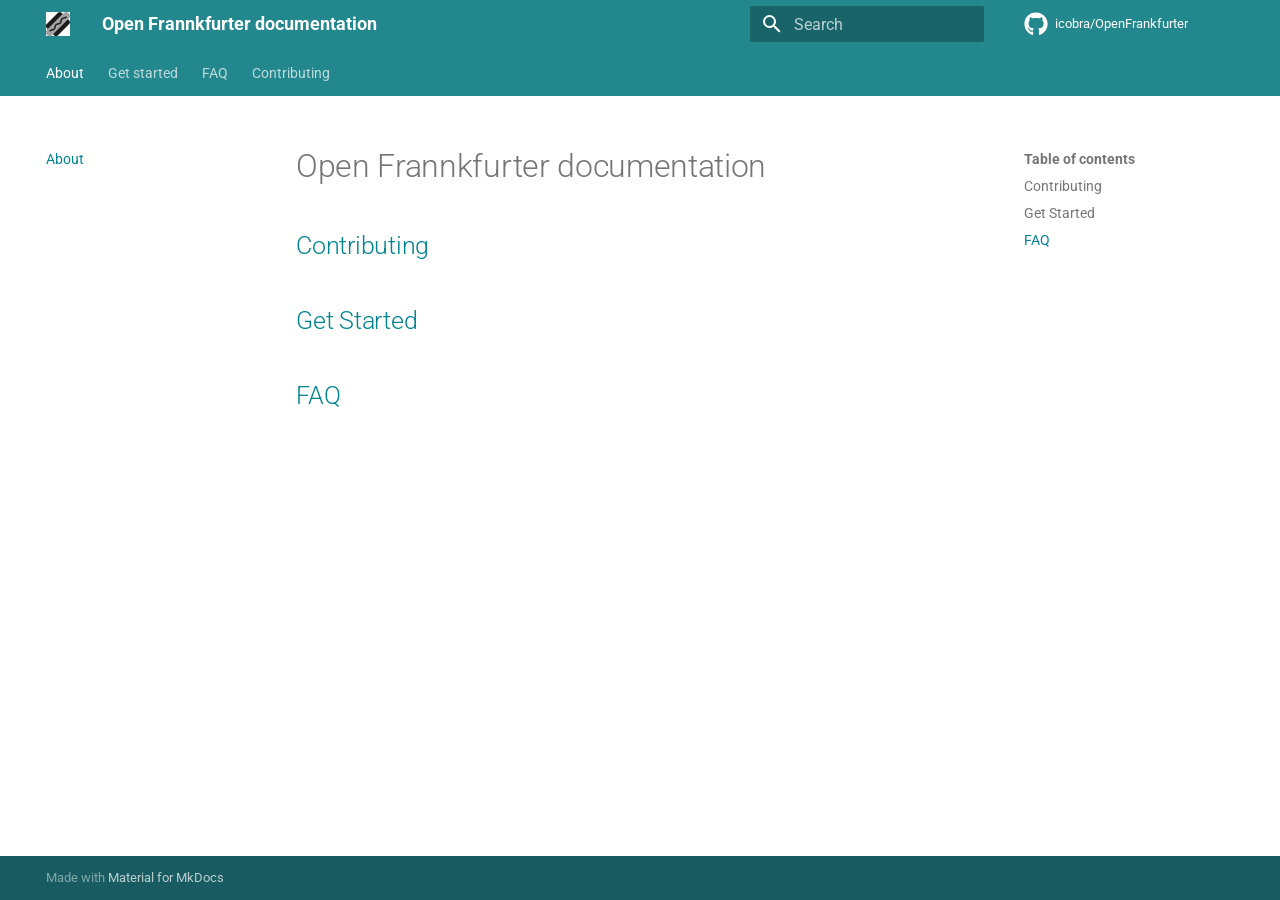
<file: index.html>
<!doctype html>
<html lang="en" class="no-js">
  <head>
    
      <meta charset="utf-8">
      <meta name="viewport" content="width=device-width,initial-scale=1">
      
      
        <meta name="author" content="iCobra">
      
      
      
      
        <link rel="next" href="get_started/">
      
      
        
      
      
      <link rel="icon" href="assets/logo.png">
      <meta name="generator" content="mkdocs-1.6.1, mkdocs-material-9.8.1">
    
    
      
        <title>Open Frannkfurter documentation</title>
      
    
    
      <link rel="stylesheet" href="assets/stylesheets/main.57a0d79d.min.css">
      
        
        <link rel="stylesheet" href="assets/stylesheets/palette.fb2fffe2.min.css">
      
      


    
    
      
    
    
      
        
        
        <link rel="preconnect" href="https://fonts.gstatic.com" crossorigin>
        <link rel="stylesheet" href="https://fonts.googleapis.com/css?family=Roboto:300,300i,400,400i,700,700i%7CRoboto+Mono:400,400i,700,700i&display=fallback">
        <style>:root{--md-text-font:"Roboto";--md-code-font:"Roboto Mono"}</style>
      
    
    
      <link rel="stylesheet" href="stylesheets/extra.css">
    
    <script>__md_scope=new URL(".",location),__md_hash=e=>[...e].reduce(((e,_)=>(e<<5)-e+_.charCodeAt(0)),0),__md_get=(e,_=localStorage,t=__md_scope)=>JSON.parse(_.getItem(t.pathname+"."+e)),__md_set=(e,_,t=localStorage,a=__md_scope)=>{try{t.setItem(a.pathname+"."+e,JSON.stringify(_))}catch(e){}}</script>
    
      

    
    
  </head>
  
  
    
    
    
    
    
    <body dir="ltr" data-md-color-scheme="classic" data-md-color-primary="indigo" data-md-color-accent="indigo">
  
    
    <input class="md-toggle" data-md-toggle="drawer" type="checkbox" id="__drawer" autocomplete="off">
    <input class="md-toggle" data-md-toggle="search" type="checkbox" id="__search" autocomplete="off">
    <label class="md-overlay" for="__drawer"></label>
    <div data-md-component="skip">
      
        
        <a href="#open-frannkfurter-documentation" class="md-skip">
          Skip to content
        </a>
      
    </div>
    <div data-md-component="announce">
      
    </div>
    
    
      

<header class="md-header" data-md-component="header">
  <nav class="md-header__inner md-grid" aria-label="Header">
    <a href="." title="Open Frannkfurter documentation" class="md-header__button md-logo" aria-label="Open Frannkfurter documentation" data-md-component="logo">
      
  <img src="assets/logo.png" alt="logo">

    </a>
    <label class="md-header__button md-icon" for="__drawer">
      
      <svg xmlns="http://www.w3.org/2000/svg" viewBox="0 0 24 24"><path d="M3 6h18v2H3zm0 5h18v2H3zm0 5h18v2H3z"/></svg>
    </label>
    <div class="md-header__title" data-md-component="header-title">
      <div class="md-header__ellipsis">
        <div class="md-header__topic">
          <span class="md-ellipsis">
            Open Frannkfurter documentation
          </span>
        </div>
        <div class="md-header__topic" data-md-component="header-topic">
          <span class="md-ellipsis">
            
              About
            
          </span>
        </div>
      </div>
    </div>
    
      
    
    
    
    
      
      
        <label class="md-header__button md-icon" for="__search">
          
          <svg xmlns="http://www.w3.org/2000/svg" viewBox="0 0 24 24"><path d="M9.5 3A6.5 6.5 0 0 1 16 9.5c0 1.61-.59 3.09-1.56 4.23l.27.27h.79l5 5-1.5 1.5-5-5v-.79l-.27-.27A6.52 6.52 0 0 1 9.5 16 6.5 6.5 0 0 1 3 9.5 6.5 6.5 0 0 1 9.5 3m0 2C7 5 5 7 5 9.5S7 14 9.5 14 14 12 14 9.5 12 5 9.5 5"/></svg>
        </label>
        <div class="md-search" data-md-component="search" role="dialog">
  <label class="md-search__overlay" for="__search"></label>
  <div class="md-search__inner" role="search">
    <form class="md-search__form" name="search">
      <input type="text" class="md-search__input" name="query" aria-label="Search" placeholder="Search" autocapitalize="off" autocorrect="off" autocomplete="off" spellcheck="false" data-md-component="search-query" required>
      <label class="md-search__icon md-icon" for="__search">
        
        <svg xmlns="http://www.w3.org/2000/svg" viewBox="0 0 24 24"><path d="M9.5 3A6.5 6.5 0 0 1 16 9.5c0 1.61-.59 3.09-1.56 4.23l.27.27h.79l5 5-1.5 1.5-5-5v-.79l-.27-.27A6.52 6.52 0 0 1 9.5 16 6.5 6.5 0 0 1 3 9.5 6.5 6.5 0 0 1 9.5 3m0 2C7 5 5 7 5 9.5S7 14 9.5 14 14 12 14 9.5 12 5 9.5 5"/></svg>
        
        <svg xmlns="http://www.w3.org/2000/svg" viewBox="0 0 24 24"><path d="M20 11v2H8l5.5 5.5-1.42 1.42L4.16 12l7.92-7.92L13.5 5.5 8 11z"/></svg>
      </label>
      <nav class="md-search__options" aria-label="Search">
        
        <button type="reset" class="md-search__icon md-icon" title="Clear" aria-label="Clear" tabindex="-1">
          
          <svg xmlns="http://www.w3.org/2000/svg" viewBox="0 0 24 24"><path d="M19 6.41 17.59 5 12 10.59 6.41 5 5 6.41 10.59 12 5 17.59 6.41 19 12 13.41 17.59 19 19 17.59 13.41 12z"/></svg>
        </button>
      </nav>
      
    </form>
    <div class="md-search__output">
      <div class="md-search__scrollwrap" tabindex="0" data-md-scrollfix>
        <div class="md-search-result" data-md-component="search-result">
          <div class="md-search-result__meta">
            Initializing search
          </div>
          <ol class="md-search-result__list" role="presentation"></ol>
        </div>
      </div>
    </div>
  </div>
</div>
      
    
    
      <div class="md-header__source">
        <a href="https://github.com/icobra/OpenFrankfurter" title="Go to repository" class="md-source" data-md-component="source">
  <div class="md-source__icon md-icon">
    
    <svg xmlns="http://www.w3.org/2000/svg" viewBox="0 0 512 512"><!--! Font Awesome Free 7.1.0 by @fontawesome - https://fontawesome.com License - https://fontawesome.com/license/free (Icons: CC BY 4.0, Fonts: SIL OFL 1.1, Code: MIT License) Copyright 2025 Fonticons, Inc.--><path d="M173.9 397.4c0 2-2.3 3.6-5.2 3.6-3.3.3-5.6-1.3-5.6-3.6 0-2 2.3-3.6 5.2-3.6 3-.3 5.6 1.3 5.6 3.6m-31.1-4.5c-.7 2 1.3 4.3 4.3 4.9 2.6 1 5.6 0 6.2-2s-1.3-4.3-4.3-5.2c-2.6-.7-5.5.3-6.2 2.3m44.2-1.7c-2.9.7-4.9 2.6-4.6 4.9.3 2 2.9 3.3 5.9 2.6 2.9-.7 4.9-2.6 4.6-4.6-.3-1.9-3-3.2-5.9-2.9M252.8 8C114.1 8 8 113.3 8 252c0 110.9 69.8 205.8 169.5 239.2 12.8 2.3 17.3-5.6 17.3-12.1 0-6.2-.3-40.4-.3-61.4 0 0-70 15-84.7-29.8 0 0-11.4-29.1-27.8-36.6 0 0-22.9-15.7 1.6-15.4 0 0 24.9 2 38.6 25.8 21.9 38.6 58.6 27.5 72.9 20.9 2.3-16 8.8-27.1 16-33.7-55.9-6.2-112.3-14.3-112.3-110.5 0-27.5 7.6-41.3 23.6-58.9-2.6-6.5-11.1-33.3 2.6-67.9 20.9-6.5 69 27 69 27 20-5.6 41.5-8.5 62.8-8.5s42.8 2.9 62.8 8.5c0 0 48.1-33.6 69-27 13.7 34.7 5.2 61.4 2.6 67.9 16 17.7 25.8 31.5 25.8 58.9 0 96.5-58.9 104.2-114.8 110.5 9.2 7.9 17 22.9 17 46.4 0 33.7-.3 75.4-.3 83.6 0 6.5 4.6 14.4 17.3 12.1C436.2 457.8 504 362.9 504 252 504 113.3 391.5 8 252.8 8M105.2 352.9c-1.3 1-1 3.3.7 5.2 1.6 1.6 3.9 2.3 5.2 1 1.3-1 1-3.3-.7-5.2-1.6-1.6-3.9-2.3-5.2-1m-10.8-8.1c-.7 1.3.3 2.9 2.3 3.9 1.6 1 3.6.7 4.3-.7.7-1.3-.3-2.9-2.3-3.9-2-.6-3.6-.3-4.3.7m32.4 35.6c-1.6 1.3-1 4.3 1.3 6.2 2.3 2.3 5.2 2.6 6.5 1 1.3-1.3.7-4.3-1.3-6.2-2.2-2.3-5.2-2.6-6.5-1m-11.4-14.7c-1.6 1-1.6 3.6 0 5.9s4.3 3.3 5.6 2.3c1.6-1.3 1.6-3.9 0-6.2-1.4-2.3-4-3.3-5.6-2"/></svg>
  </div>
  <div class="md-source__repository">
    icobra/OpenFrankfurter
  </div>
</a>
      </div>
    
  </nav>
  
</header>
    
    <div class="md-container" data-md-component="container">
      
      
        
          
            
<nav class="md-tabs" aria-label="Tabs" data-md-component="tabs">
  <div class="md-grid">
    <ul class="md-tabs__list">
      
        
  
  
  
    
  
  
    <li class="md-tabs__item md-tabs__item--active">
      <a href="." class="md-tabs__link">
        
  
  
    
  
  About

      </a>
    </li>
  

      
        
  
  
  
  
    <li class="md-tabs__item">
      <a href="get_started/" class="md-tabs__link">
        
  
  
    
  
  Get started

      </a>
    </li>
  

      
        
  
  
  
  
    <li class="md-tabs__item">
      <a href="faq/" class="md-tabs__link">
        
  
  
    
  
  FAQ

      </a>
    </li>
  

      
        
  
  
  
  
    <li class="md-tabs__item">
      <a href="contributing/" class="md-tabs__link">
        
  
  
    
  
  Contributing

      </a>
    </li>
  

      
    </ul>
  </div>
</nav>
          
        
      
      <main class="md-main" data-md-component="main">
        <div class="md-main__inner md-grid">
          
            
              
              <div class="md-sidebar md-sidebar--primary" data-md-component="sidebar" data-md-type="navigation" >
                <div class="md-sidebar__scrollwrap">
                  <div class="md-sidebar__inner">
                    


  


<nav class="md-nav md-nav--primary md-nav--lifted" aria-label="Navigation" data-md-level="0">
  <label class="md-nav__title" for="__drawer">
    <a href="." title="Open Frannkfurter documentation" class="md-nav__button md-logo" aria-label="Open Frannkfurter documentation" data-md-component="logo">
      
  <img src="assets/logo.png" alt="logo">

    </a>
    Open Frannkfurter documentation
  </label>
  
    <div class="md-nav__source">
      <a href="https://github.com/icobra/OpenFrankfurter" title="Go to repository" class="md-source" data-md-component="source">
  <div class="md-source__icon md-icon">
    
    <svg xmlns="http://www.w3.org/2000/svg" viewBox="0 0 512 512"><!--! Font Awesome Free 7.1.0 by @fontawesome - https://fontawesome.com License - https://fontawesome.com/license/free (Icons: CC BY 4.0, Fonts: SIL OFL 1.1, Code: MIT License) Copyright 2025 Fonticons, Inc.--><path d="M173.9 397.4c0 2-2.3 3.6-5.2 3.6-3.3.3-5.6-1.3-5.6-3.6 0-2 2.3-3.6 5.2-3.6 3-.3 5.6 1.3 5.6 3.6m-31.1-4.5c-.7 2 1.3 4.3 4.3 4.9 2.6 1 5.6 0 6.2-2s-1.3-4.3-4.3-5.2c-2.6-.7-5.5.3-6.2 2.3m44.2-1.7c-2.9.7-4.9 2.6-4.6 4.9.3 2 2.9 3.3 5.9 2.6 2.9-.7 4.9-2.6 4.6-4.6-.3-1.9-3-3.2-5.9-2.9M252.8 8C114.1 8 8 113.3 8 252c0 110.9 69.8 205.8 169.5 239.2 12.8 2.3 17.3-5.6 17.3-12.1 0-6.2-.3-40.4-.3-61.4 0 0-70 15-84.7-29.8 0 0-11.4-29.1-27.8-36.6 0 0-22.9-15.7 1.6-15.4 0 0 24.9 2 38.6 25.8 21.9 38.6 58.6 27.5 72.9 20.9 2.3-16 8.8-27.1 16-33.7-55.9-6.2-112.3-14.3-112.3-110.5 0-27.5 7.6-41.3 23.6-58.9-2.6-6.5-11.1-33.3 2.6-67.9 20.9-6.5 69 27 69 27 20-5.6 41.5-8.5 62.8-8.5s42.8 2.9 62.8 8.5c0 0 48.1-33.6 69-27 13.7 34.7 5.2 61.4 2.6 67.9 16 17.7 25.8 31.5 25.8 58.9 0 96.5-58.9 104.2-114.8 110.5 9.2 7.9 17 22.9 17 46.4 0 33.7-.3 75.4-.3 83.6 0 6.5 4.6 14.4 17.3 12.1C436.2 457.8 504 362.9 504 252 504 113.3 391.5 8 252.8 8M105.2 352.9c-1.3 1-1 3.3.7 5.2 1.6 1.6 3.9 2.3 5.2 1 1.3-1 1-3.3-.7-5.2-1.6-1.6-3.9-2.3-5.2-1m-10.8-8.1c-.7 1.3.3 2.9 2.3 3.9 1.6 1 3.6.7 4.3-.7.7-1.3-.3-2.9-2.3-3.9-2-.6-3.6-.3-4.3.7m32.4 35.6c-1.6 1.3-1 4.3 1.3 6.2 2.3 2.3 5.2 2.6 6.5 1 1.3-1.3.7-4.3-1.3-6.2-2.2-2.3-5.2-2.6-6.5-1m-11.4-14.7c-1.6 1-1.6 3.6 0 5.9s4.3 3.3 5.6 2.3c1.6-1.3 1.6-3.9 0-6.2-1.4-2.3-4-3.3-5.6-2"/></svg>
  </div>
  <div class="md-source__repository">
    icobra/OpenFrankfurter
  </div>
</a>
    </div>
  
  <ul class="md-nav__list" data-md-scrollfix>
    
      
      
  
  
    
  
  
  
    <li class="md-nav__item md-nav__item--active">
      
      <input class="md-nav__toggle md-toggle" type="checkbox" id="__toc">
      
      
        
      
      
        <label class="md-nav__link md-nav__link--active" for="__toc">
          
  
  
  <span class="md-ellipsis">
    
  
    About
  

    
  </span>
  
  

          <span class="md-nav__icon md-icon"></span>
        </label>
      
      <a href="." class="md-nav__link md-nav__link--active">
        
  
  
  <span class="md-ellipsis">
    
  
    About
  

    
  </span>
  
  

      </a>
      
        

<nav class="md-nav md-nav--secondary" aria-label="Table of contents">
  
  
  
    
  
  
    <label class="md-nav__title" for="__toc">
      <span class="md-nav__icon md-icon"></span>
      Table of contents
    </label>
    <ul class="md-nav__list" data-md-component="toc" data-md-scrollfix>
      
        <li class="md-nav__item">
  <a href="#contributing" class="md-nav__link">
    <span class="md-ellipsis">
      
        Contributing
      
    </span>
  </a>
  
</li>
      
        <li class="md-nav__item">
  <a href="#get-started" class="md-nav__link">
    <span class="md-ellipsis">
      
        Get Started
      
    </span>
  </a>
  
</li>
      
        <li class="md-nav__item">
  <a href="#faq" class="md-nav__link">
    <span class="md-ellipsis">
      
        FAQ
      
    </span>
  </a>
  
</li>
      
    </ul>
  
</nav>
      
    </li>
  

    
      
      
  
  
  
  
    <li class="md-nav__item">
      <a href="get_started/" class="md-nav__link">
        
  
  
  <span class="md-ellipsis">
    
  
    Get started
  

    
  </span>
  
  

      </a>
    </li>
  

    
      
      
  
  
  
  
    <li class="md-nav__item">
      <a href="faq/" class="md-nav__link">
        
  
  
  <span class="md-ellipsis">
    
  
    FAQ
  

    
  </span>
  
  

      </a>
    </li>
  

    
      
      
  
  
  
  
    <li class="md-nav__item">
      <a href="contributing/" class="md-nav__link">
        
  
  
  <span class="md-ellipsis">
    
  
    Contributing
  

    
  </span>
  
  

      </a>
    </li>
  

    
  </ul>
</nav>
                  </div>
                </div>
              </div>
            
            
              
              <div class="md-sidebar md-sidebar--secondary" data-md-component="sidebar" data-md-type="toc" >
                <div class="md-sidebar__scrollwrap">
                  <div class="md-sidebar__inner">
                    

<nav class="md-nav md-nav--secondary" aria-label="Table of contents">
  
  
  
    
  
  
    <label class="md-nav__title" for="__toc">
      <span class="md-nav__icon md-icon"></span>
      Table of contents
    </label>
    <ul class="md-nav__list" data-md-component="toc" data-md-scrollfix>
      
        <li class="md-nav__item">
  <a href="#contributing" class="md-nav__link">
    <span class="md-ellipsis">
      
        Contributing
      
    </span>
  </a>
  
</li>
      
        <li class="md-nav__item">
  <a href="#get-started" class="md-nav__link">
    <span class="md-ellipsis">
      
        Get Started
      
    </span>
  </a>
  
</li>
      
        <li class="md-nav__item">
  <a href="#faq" class="md-nav__link">
    <span class="md-ellipsis">
      
        FAQ
      
    </span>
  </a>
  
</li>
      
    </ul>
  
</nav>
                  </div>
                </div>
              </div>
            
          
          
            <div class="md-content" data-md-component="content">
              
              <article class="md-content__inner md-typeset">
                
                  


  
  


<h1 id="open-frannkfurter-documentation">Open Frannkfurter documentation</h1>
<h2 id="contributing"><a href="contributing/">Contributing</a></h2>
<h2 id="get-started"><a href="get_started/">Get Started</a></h2>
<h2 id="faq"><a href="faq/">FAQ</a></h2>












                
              </article>
            </div>
          
          
<script>var target=document.getElementById(location.hash.slice(1));target&&target.name&&(target.checked=target.name.startsWith("__tabbed_"))</script>
        </div>
        
      </main>
      
        <footer class="md-footer">
  
  <div class="md-footer-meta md-typeset">
    <div class="md-footer-meta__inner md-grid">
      <div class="md-copyright">
  
  
    Made with
    <a href="https://squidfunk.github.io/mkdocs-material/" target="_blank" rel="noopener">
      Material for MkDocs
    </a>
  
</div>
      
    </div>
  </div>
</footer>
      
    </div>
    <div class="md-dialog" data-md-component="dialog">
      <div class="md-dialog__inner md-typeset"></div>
    </div>
    
    
    
      
      
      <script id="__config" type="application/json">{"annotate": null, "base": ".", "features": ["navigation.sections", "navigation.tabs", "navigation.instant"], "search": "assets/javascripts/workers/search.a7633da7.min.js", "tags": null, "translations": {"clipboard.copied": "Copied to clipboard", "clipboard.copy": "Copy to clipboard", "search.result.more.one": "1 more on this page", "search.result.more.other": "# more on this page", "search.result.none": "No matching documents", "search.result.one": "1 matching document", "search.result.other": "# matching documents", "search.result.placeholder": "Type to start searching", "search.result.term.missing": "Missing", "select.version": "Select version"}, "version": null}</script>
    
    
      <script src="assets/javascripts/bundle.a5f9d56c.min.js"></script>
      
    
  </body>
</html>
</file>
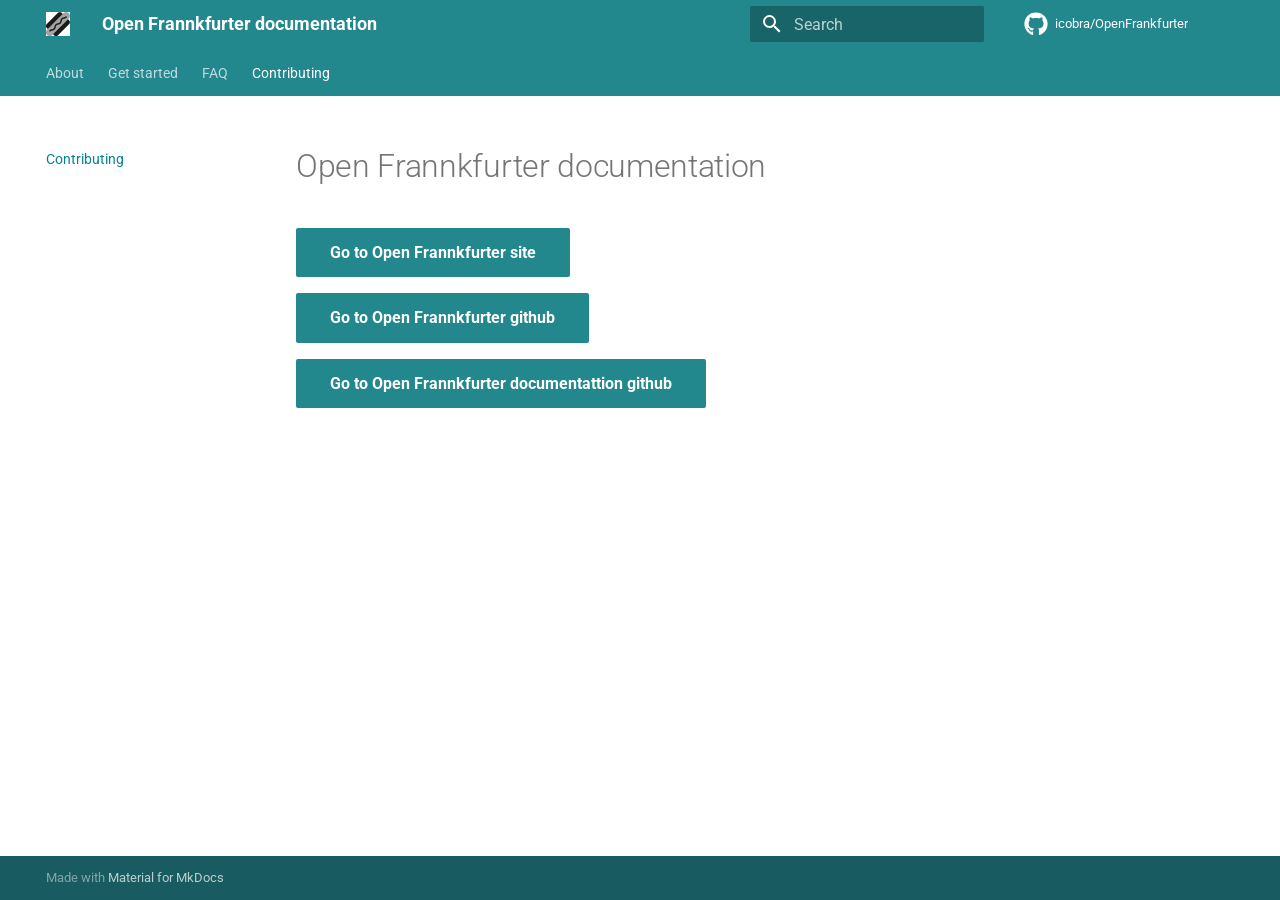
<file: contributing/index.html>
<!doctype html>
<html lang="en" class="no-js">
  <head>
    
      <meta charset="utf-8">
      <meta name="viewport" content="width=device-width,initial-scale=1">
      
      
        <meta name="author" content="iCobra">
      
      
      
        <link rel="prev" href="../faq/">
      
      
      
        
      
      
      <link rel="icon" href="../assets/logo.png">
      <meta name="generator" content="mkdocs-1.6.1, mkdocs-material-9.8.1">
    
    
      
        <title>Contributing - Open Frannkfurter documentation</title>
      
    
    
      <link rel="stylesheet" href="../assets/stylesheets/main.57a0d79d.min.css">
      
        
        <link rel="stylesheet" href="../assets/stylesheets/palette.fb2fffe2.min.css">
      
      


    
    
      
    
    
      
        
        
        <link rel="preconnect" href="https://fonts.gstatic.com" crossorigin>
        <link rel="stylesheet" href="https://fonts.googleapis.com/css?family=Roboto:300,300i,400,400i,700,700i%7CRoboto+Mono:400,400i,700,700i&display=fallback">
        <style>:root{--md-text-font:"Roboto";--md-code-font:"Roboto Mono"}</style>
      
    
    
      <link rel="stylesheet" href="../stylesheets/extra.css">
    
    <script>__md_scope=new URL("..",location),__md_hash=e=>[...e].reduce(((e,_)=>(e<<5)-e+_.charCodeAt(0)),0),__md_get=(e,_=localStorage,t=__md_scope)=>JSON.parse(_.getItem(t.pathname+"."+e)),__md_set=(e,_,t=localStorage,a=__md_scope)=>{try{t.setItem(a.pathname+"."+e,JSON.stringify(_))}catch(e){}}</script>
    
      

    
    
  </head>
  
  
    
    
    
    
    
    <body dir="ltr" data-md-color-scheme="classic" data-md-color-primary="indigo" data-md-color-accent="indigo">
  
    
    <input class="md-toggle" data-md-toggle="drawer" type="checkbox" id="__drawer" autocomplete="off">
    <input class="md-toggle" data-md-toggle="search" type="checkbox" id="__search" autocomplete="off">
    <label class="md-overlay" for="__drawer"></label>
    <div data-md-component="skip">
      
        
        <a href="#open-frannkfurter-documentation" class="md-skip">
          Skip to content
        </a>
      
    </div>
    <div data-md-component="announce">
      
    </div>
    
    
      

<header class="md-header" data-md-component="header">
  <nav class="md-header__inner md-grid" aria-label="Header">
    <a href=".." title="Open Frannkfurter documentation" class="md-header__button md-logo" aria-label="Open Frannkfurter documentation" data-md-component="logo">
      
  <img src="../assets/logo.png" alt="logo">

    </a>
    <label class="md-header__button md-icon" for="__drawer">
      
      <svg xmlns="http://www.w3.org/2000/svg" viewBox="0 0 24 24"><path d="M3 6h18v2H3zm0 5h18v2H3zm0 5h18v2H3z"/></svg>
    </label>
    <div class="md-header__title" data-md-component="header-title">
      <div class="md-header__ellipsis">
        <div class="md-header__topic">
          <span class="md-ellipsis">
            Open Frannkfurter documentation
          </span>
        </div>
        <div class="md-header__topic" data-md-component="header-topic">
          <span class="md-ellipsis">
            
              Contributing
            
          </span>
        </div>
      </div>
    </div>
    
      
    
    
    
    
      
      
        <label class="md-header__button md-icon" for="__search">
          
          <svg xmlns="http://www.w3.org/2000/svg" viewBox="0 0 24 24"><path d="M9.5 3A6.5 6.5 0 0 1 16 9.5c0 1.61-.59 3.09-1.56 4.23l.27.27h.79l5 5-1.5 1.5-5-5v-.79l-.27-.27A6.52 6.52 0 0 1 9.5 16 6.5 6.5 0 0 1 3 9.5 6.5 6.5 0 0 1 9.5 3m0 2C7 5 5 7 5 9.5S7 14 9.5 14 14 12 14 9.5 12 5 9.5 5"/></svg>
        </label>
        <div class="md-search" data-md-component="search" role="dialog">
  <label class="md-search__overlay" for="__search"></label>
  <div class="md-search__inner" role="search">
    <form class="md-search__form" name="search">
      <input type="text" class="md-search__input" name="query" aria-label="Search" placeholder="Search" autocapitalize="off" autocorrect="off" autocomplete="off" spellcheck="false" data-md-component="search-query" required>
      <label class="md-search__icon md-icon" for="__search">
        
        <svg xmlns="http://www.w3.org/2000/svg" viewBox="0 0 24 24"><path d="M9.5 3A6.5 6.5 0 0 1 16 9.5c0 1.61-.59 3.09-1.56 4.23l.27.27h.79l5 5-1.5 1.5-5-5v-.79l-.27-.27A6.52 6.52 0 0 1 9.5 16 6.5 6.5 0 0 1 3 9.5 6.5 6.5 0 0 1 9.5 3m0 2C7 5 5 7 5 9.5S7 14 9.5 14 14 12 14 9.5 12 5 9.5 5"/></svg>
        
        <svg xmlns="http://www.w3.org/2000/svg" viewBox="0 0 24 24"><path d="M20 11v2H8l5.5 5.5-1.42 1.42L4.16 12l7.92-7.92L13.5 5.5 8 11z"/></svg>
      </label>
      <nav class="md-search__options" aria-label="Search">
        
        <button type="reset" class="md-search__icon md-icon" title="Clear" aria-label="Clear" tabindex="-1">
          
          <svg xmlns="http://www.w3.org/2000/svg" viewBox="0 0 24 24"><path d="M19 6.41 17.59 5 12 10.59 6.41 5 5 6.41 10.59 12 5 17.59 6.41 19 12 13.41 17.59 19 19 17.59 13.41 12z"/></svg>
        </button>
      </nav>
      
    </form>
    <div class="md-search__output">
      <div class="md-search__scrollwrap" tabindex="0" data-md-scrollfix>
        <div class="md-search-result" data-md-component="search-result">
          <div class="md-search-result__meta">
            Initializing search
          </div>
          <ol class="md-search-result__list" role="presentation"></ol>
        </div>
      </div>
    </div>
  </div>
</div>
      
    
    
      <div class="md-header__source">
        <a href="https://github.com/icobra/OpenFrankfurter" title="Go to repository" class="md-source" data-md-component="source">
  <div class="md-source__icon md-icon">
    
    <svg xmlns="http://www.w3.org/2000/svg" viewBox="0 0 512 512"><!--! Font Awesome Free 7.1.0 by @fontawesome - https://fontawesome.com License - https://fontawesome.com/license/free (Icons: CC BY 4.0, Fonts: SIL OFL 1.1, Code: MIT License) Copyright 2025 Fonticons, Inc.--><path d="M173.9 397.4c0 2-2.3 3.6-5.2 3.6-3.3.3-5.6-1.3-5.6-3.6 0-2 2.3-3.6 5.2-3.6 3-.3 5.6 1.3 5.6 3.6m-31.1-4.5c-.7 2 1.3 4.3 4.3 4.9 2.6 1 5.6 0 6.2-2s-1.3-4.3-4.3-5.2c-2.6-.7-5.5.3-6.2 2.3m44.2-1.7c-2.9.7-4.9 2.6-4.6 4.9.3 2 2.9 3.3 5.9 2.6 2.9-.7 4.9-2.6 4.6-4.6-.3-1.9-3-3.2-5.9-2.9M252.8 8C114.1 8 8 113.3 8 252c0 110.9 69.8 205.8 169.5 239.2 12.8 2.3 17.3-5.6 17.3-12.1 0-6.2-.3-40.4-.3-61.4 0 0-70 15-84.7-29.8 0 0-11.4-29.1-27.8-36.6 0 0-22.9-15.7 1.6-15.4 0 0 24.9 2 38.6 25.8 21.9 38.6 58.6 27.5 72.9 20.9 2.3-16 8.8-27.1 16-33.7-55.9-6.2-112.3-14.3-112.3-110.5 0-27.5 7.6-41.3 23.6-58.9-2.6-6.5-11.1-33.3 2.6-67.9 20.9-6.5 69 27 69 27 20-5.6 41.5-8.5 62.8-8.5s42.8 2.9 62.8 8.5c0 0 48.1-33.6 69-27 13.7 34.7 5.2 61.4 2.6 67.9 16 17.7 25.8 31.5 25.8 58.9 0 96.5-58.9 104.2-114.8 110.5 9.2 7.9 17 22.9 17 46.4 0 33.7-.3 75.4-.3 83.6 0 6.5 4.6 14.4 17.3 12.1C436.2 457.8 504 362.9 504 252 504 113.3 391.5 8 252.8 8M105.2 352.9c-1.3 1-1 3.3.7 5.2 1.6 1.6 3.9 2.3 5.2 1 1.3-1 1-3.3-.7-5.2-1.6-1.6-3.9-2.3-5.2-1m-10.8-8.1c-.7 1.3.3 2.9 2.3 3.9 1.6 1 3.6.7 4.3-.7.7-1.3-.3-2.9-2.3-3.9-2-.6-3.6-.3-4.3.7m32.4 35.6c-1.6 1.3-1 4.3 1.3 6.2 2.3 2.3 5.2 2.6 6.5 1 1.3-1.3.7-4.3-1.3-6.2-2.2-2.3-5.2-2.6-6.5-1m-11.4-14.7c-1.6 1-1.6 3.6 0 5.9s4.3 3.3 5.6 2.3c1.6-1.3 1.6-3.9 0-6.2-1.4-2.3-4-3.3-5.6-2"/></svg>
  </div>
  <div class="md-source__repository">
    icobra/OpenFrankfurter
  </div>
</a>
      </div>
    
  </nav>
  
</header>
    
    <div class="md-container" data-md-component="container">
      
      
        
          
            
<nav class="md-tabs" aria-label="Tabs" data-md-component="tabs">
  <div class="md-grid">
    <ul class="md-tabs__list">
      
        
  
  
  
  
    <li class="md-tabs__item">
      <a href=".." class="md-tabs__link">
        
  
  
    
  
  About

      </a>
    </li>
  

      
        
  
  
  
  
    <li class="md-tabs__item">
      <a href="../get_started/" class="md-tabs__link">
        
  
  
    
  
  Get started

      </a>
    </li>
  

      
        
  
  
  
  
    <li class="md-tabs__item">
      <a href="../faq/" class="md-tabs__link">
        
  
  
    
  
  FAQ

      </a>
    </li>
  

      
        
  
  
  
    
  
  
    <li class="md-tabs__item md-tabs__item--active">
      <a href="./" class="md-tabs__link">
        
  
  
    
  
  Contributing

      </a>
    </li>
  

      
    </ul>
  </div>
</nav>
          
        
      
      <main class="md-main" data-md-component="main">
        <div class="md-main__inner md-grid">
          
            
              
              <div class="md-sidebar md-sidebar--primary" data-md-component="sidebar" data-md-type="navigation" >
                <div class="md-sidebar__scrollwrap">
                  <div class="md-sidebar__inner">
                    


  


<nav class="md-nav md-nav--primary md-nav--lifted" aria-label="Navigation" data-md-level="0">
  <label class="md-nav__title" for="__drawer">
    <a href=".." title="Open Frannkfurter documentation" class="md-nav__button md-logo" aria-label="Open Frannkfurter documentation" data-md-component="logo">
      
  <img src="../assets/logo.png" alt="logo">

    </a>
    Open Frannkfurter documentation
  </label>
  
    <div class="md-nav__source">
      <a href="https://github.com/icobra/OpenFrankfurter" title="Go to repository" class="md-source" data-md-component="source">
  <div class="md-source__icon md-icon">
    
    <svg xmlns="http://www.w3.org/2000/svg" viewBox="0 0 512 512"><!--! Font Awesome Free 7.1.0 by @fontawesome - https://fontawesome.com License - https://fontawesome.com/license/free (Icons: CC BY 4.0, Fonts: SIL OFL 1.1, Code: MIT License) Copyright 2025 Fonticons, Inc.--><path d="M173.9 397.4c0 2-2.3 3.6-5.2 3.6-3.3.3-5.6-1.3-5.6-3.6 0-2 2.3-3.6 5.2-3.6 3-.3 5.6 1.3 5.6 3.6m-31.1-4.5c-.7 2 1.3 4.3 4.3 4.9 2.6 1 5.6 0 6.2-2s-1.3-4.3-4.3-5.2c-2.6-.7-5.5.3-6.2 2.3m44.2-1.7c-2.9.7-4.9 2.6-4.6 4.9.3 2 2.9 3.3 5.9 2.6 2.9-.7 4.9-2.6 4.6-4.6-.3-1.9-3-3.2-5.9-2.9M252.8 8C114.1 8 8 113.3 8 252c0 110.9 69.8 205.8 169.5 239.2 12.8 2.3 17.3-5.6 17.3-12.1 0-6.2-.3-40.4-.3-61.4 0 0-70 15-84.7-29.8 0 0-11.4-29.1-27.8-36.6 0 0-22.9-15.7 1.6-15.4 0 0 24.9 2 38.6 25.8 21.9 38.6 58.6 27.5 72.9 20.9 2.3-16 8.8-27.1 16-33.7-55.9-6.2-112.3-14.3-112.3-110.5 0-27.5 7.6-41.3 23.6-58.9-2.6-6.5-11.1-33.3 2.6-67.9 20.9-6.5 69 27 69 27 20-5.6 41.5-8.5 62.8-8.5s42.8 2.9 62.8 8.5c0 0 48.1-33.6 69-27 13.7 34.7 5.2 61.4 2.6 67.9 16 17.7 25.8 31.5 25.8 58.9 0 96.5-58.9 104.2-114.8 110.5 9.2 7.9 17 22.9 17 46.4 0 33.7-.3 75.4-.3 83.6 0 6.5 4.6 14.4 17.3 12.1C436.2 457.8 504 362.9 504 252 504 113.3 391.5 8 252.8 8M105.2 352.9c-1.3 1-1 3.3.7 5.2 1.6 1.6 3.9 2.3 5.2 1 1.3-1 1-3.3-.7-5.2-1.6-1.6-3.9-2.3-5.2-1m-10.8-8.1c-.7 1.3.3 2.9 2.3 3.9 1.6 1 3.6.7 4.3-.7.7-1.3-.3-2.9-2.3-3.9-2-.6-3.6-.3-4.3.7m32.4 35.6c-1.6 1.3-1 4.3 1.3 6.2 2.3 2.3 5.2 2.6 6.5 1 1.3-1.3.7-4.3-1.3-6.2-2.2-2.3-5.2-2.6-6.5-1m-11.4-14.7c-1.6 1-1.6 3.6 0 5.9s4.3 3.3 5.6 2.3c1.6-1.3 1.6-3.9 0-6.2-1.4-2.3-4-3.3-5.6-2"/></svg>
  </div>
  <div class="md-source__repository">
    icobra/OpenFrankfurter
  </div>
</a>
    </div>
  
  <ul class="md-nav__list" data-md-scrollfix>
    
      
      
  
  
  
  
    <li class="md-nav__item">
      <a href=".." class="md-nav__link">
        
  
  
  <span class="md-ellipsis">
    
  
    About
  

    
  </span>
  
  

      </a>
    </li>
  

    
      
      
  
  
  
  
    <li class="md-nav__item">
      <a href="../get_started/" class="md-nav__link">
        
  
  
  <span class="md-ellipsis">
    
  
    Get started
  

    
  </span>
  
  

      </a>
    </li>
  

    
      
      
  
  
  
  
    <li class="md-nav__item">
      <a href="../faq/" class="md-nav__link">
        
  
  
  <span class="md-ellipsis">
    
  
    FAQ
  

    
  </span>
  
  

      </a>
    </li>
  

    
      
      
  
  
    
  
  
  
    <li class="md-nav__item md-nav__item--active">
      
      <input class="md-nav__toggle md-toggle" type="checkbox" id="__toc">
      
      
        
      
      
      <a href="./" class="md-nav__link md-nav__link--active">
        
  
  
  <span class="md-ellipsis">
    
  
    Contributing
  

    
  </span>
  
  

      </a>
      
    </li>
  

    
  </ul>
</nav>
                  </div>
                </div>
              </div>
            
            
              
              <div class="md-sidebar md-sidebar--secondary" data-md-component="sidebar" data-md-type="toc" >
                <div class="md-sidebar__scrollwrap">
                  <div class="md-sidebar__inner">
                    

<nav class="md-nav md-nav--secondary" aria-label="Table of contents">
  
  
  
    
  
  
</nav>
                  </div>
                </div>
              </div>
            
          
          
            <div class="md-content" data-md-component="content">
              
              <article class="md-content__inner md-typeset">
                
                  


  
  


<h1 id="open-frannkfurter-documentation">Open Frannkfurter documentation</h1>
<p><a class="md-button md-button--primary" href="#">Go to Open Frannkfurter site</a>  </p>
<p><a class="md-button md-button--primary" href="#">Go to Open Frannkfurter github</a>  </p>
<p><a class="md-button md-button--primary" href="#">Go to Open Frannkfurter documentattion github</a>  </p>












                
              </article>
            </div>
          
          
<script>var target=document.getElementById(location.hash.slice(1));target&&target.name&&(target.checked=target.name.startsWith("__tabbed_"))</script>
        </div>
        
      </main>
      
        <footer class="md-footer">
  
  <div class="md-footer-meta md-typeset">
    <div class="md-footer-meta__inner md-grid">
      <div class="md-copyright">
  
  
    Made with
    <a href="https://squidfunk.github.io/mkdocs-material/" target="_blank" rel="noopener">
      Material for MkDocs
    </a>
  
</div>
      
    </div>
  </div>
</footer>
      
    </div>
    <div class="md-dialog" data-md-component="dialog">
      <div class="md-dialog__inner md-typeset"></div>
    </div>
    
    
    
      
      
      <script id="__config" type="application/json">{"annotate": null, "base": "..", "features": ["navigation.sections", "navigation.tabs", "navigation.instant"], "search": "../assets/javascripts/workers/search.a7633da7.min.js", "tags": null, "translations": {"clipboard.copied": "Copied to clipboard", "clipboard.copy": "Copy to clipboard", "search.result.more.one": "1 more on this page", "search.result.more.other": "# more on this page", "search.result.none": "No matching documents", "search.result.one": "1 matching document", "search.result.other": "# matching documents", "search.result.placeholder": "Type to start searching", "search.result.term.missing": "Missing", "select.version": "Select version"}, "version": null}</script>
    
    
      <script src="../assets/javascripts/bundle.a5f9d56c.min.js"></script>
      
    
  </body>
</html>
</file>
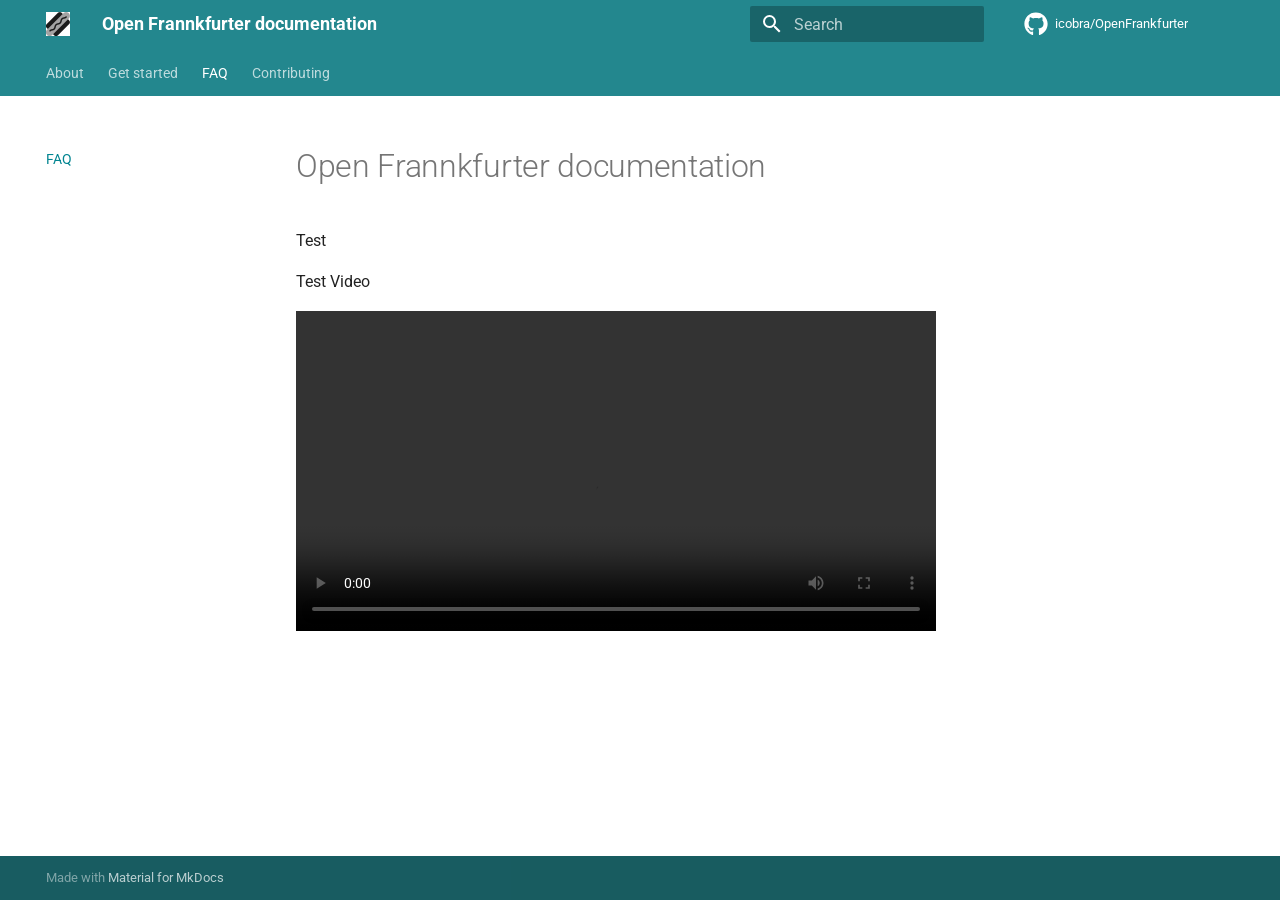
<file: faq/index.html>
<!doctype html>
<html lang="en" class="no-js">
  <head>
    
      <meta charset="utf-8">
      <meta name="viewport" content="width=device-width,initial-scale=1">
      
      
        <meta name="author" content="iCobra">
      
      
      
        <link rel="prev" href="../get_started/">
      
      
        <link rel="next" href="../contributing/">
      
      
        
      
      
      <link rel="icon" href="../assets/logo.png">
      <meta name="generator" content="mkdocs-1.6.1, mkdocs-material-9.8.1">
    
    
      
        <title>FAQ - Open Frannkfurter documentation</title>
      
    
    
      <link rel="stylesheet" href="../assets/stylesheets/main.57a0d79d.min.css">
      
        
        <link rel="stylesheet" href="../assets/stylesheets/palette.fb2fffe2.min.css">
      
      


    
    
      
    
    
      
        
        
        <link rel="preconnect" href="https://fonts.gstatic.com" crossorigin>
        <link rel="stylesheet" href="https://fonts.googleapis.com/css?family=Roboto:300,300i,400,400i,700,700i%7CRoboto+Mono:400,400i,700,700i&display=fallback">
        <style>:root{--md-text-font:"Roboto";--md-code-font:"Roboto Mono"}</style>
      
    
    
      <link rel="stylesheet" href="../stylesheets/extra.css">
    
    <script>__md_scope=new URL("..",location),__md_hash=e=>[...e].reduce(((e,_)=>(e<<5)-e+_.charCodeAt(0)),0),__md_get=(e,_=localStorage,t=__md_scope)=>JSON.parse(_.getItem(t.pathname+"."+e)),__md_set=(e,_,t=localStorage,a=__md_scope)=>{try{t.setItem(a.pathname+"."+e,JSON.stringify(_))}catch(e){}}</script>
    
      

    
    
  </head>
  
  
    
    
    
    
    
    <body dir="ltr" data-md-color-scheme="classic" data-md-color-primary="indigo" data-md-color-accent="indigo">
  
    
    <input class="md-toggle" data-md-toggle="drawer" type="checkbox" id="__drawer" autocomplete="off">
    <input class="md-toggle" data-md-toggle="search" type="checkbox" id="__search" autocomplete="off">
    <label class="md-overlay" for="__drawer"></label>
    <div data-md-component="skip">
      
        
        <a href="#open-frannkfurter-documentation" class="md-skip">
          Skip to content
        </a>
      
    </div>
    <div data-md-component="announce">
      
    </div>
    
    
      

<header class="md-header" data-md-component="header">
  <nav class="md-header__inner md-grid" aria-label="Header">
    <a href=".." title="Open Frannkfurter documentation" class="md-header__button md-logo" aria-label="Open Frannkfurter documentation" data-md-component="logo">
      
  <img src="../assets/logo.png" alt="logo">

    </a>
    <label class="md-header__button md-icon" for="__drawer">
      
      <svg xmlns="http://www.w3.org/2000/svg" viewBox="0 0 24 24"><path d="M3 6h18v2H3zm0 5h18v2H3zm0 5h18v2H3z"/></svg>
    </label>
    <div class="md-header__title" data-md-component="header-title">
      <div class="md-header__ellipsis">
        <div class="md-header__topic">
          <span class="md-ellipsis">
            Open Frannkfurter documentation
          </span>
        </div>
        <div class="md-header__topic" data-md-component="header-topic">
          <span class="md-ellipsis">
            
              FAQ
            
          </span>
        </div>
      </div>
    </div>
    
      
    
    
    
    
      
      
        <label class="md-header__button md-icon" for="__search">
          
          <svg xmlns="http://www.w3.org/2000/svg" viewBox="0 0 24 24"><path d="M9.5 3A6.5 6.5 0 0 1 16 9.5c0 1.61-.59 3.09-1.56 4.23l.27.27h.79l5 5-1.5 1.5-5-5v-.79l-.27-.27A6.52 6.52 0 0 1 9.5 16 6.5 6.5 0 0 1 3 9.5 6.5 6.5 0 0 1 9.5 3m0 2C7 5 5 7 5 9.5S7 14 9.5 14 14 12 14 9.5 12 5 9.5 5"/></svg>
        </label>
        <div class="md-search" data-md-component="search" role="dialog">
  <label class="md-search__overlay" for="__search"></label>
  <div class="md-search__inner" role="search">
    <form class="md-search__form" name="search">
      <input type="text" class="md-search__input" name="query" aria-label="Search" placeholder="Search" autocapitalize="off" autocorrect="off" autocomplete="off" spellcheck="false" data-md-component="search-query" required>
      <label class="md-search__icon md-icon" for="__search">
        
        <svg xmlns="http://www.w3.org/2000/svg" viewBox="0 0 24 24"><path d="M9.5 3A6.5 6.5 0 0 1 16 9.5c0 1.61-.59 3.09-1.56 4.23l.27.27h.79l5 5-1.5 1.5-5-5v-.79l-.27-.27A6.52 6.52 0 0 1 9.5 16 6.5 6.5 0 0 1 3 9.5 6.5 6.5 0 0 1 9.5 3m0 2C7 5 5 7 5 9.5S7 14 9.5 14 14 12 14 9.5 12 5 9.5 5"/></svg>
        
        <svg xmlns="http://www.w3.org/2000/svg" viewBox="0 0 24 24"><path d="M20 11v2H8l5.5 5.5-1.42 1.42L4.16 12l7.92-7.92L13.5 5.5 8 11z"/></svg>
      </label>
      <nav class="md-search__options" aria-label="Search">
        
        <button type="reset" class="md-search__icon md-icon" title="Clear" aria-label="Clear" tabindex="-1">
          
          <svg xmlns="http://www.w3.org/2000/svg" viewBox="0 0 24 24"><path d="M19 6.41 17.59 5 12 10.59 6.41 5 5 6.41 10.59 12 5 17.59 6.41 19 12 13.41 17.59 19 19 17.59 13.41 12z"/></svg>
        </button>
      </nav>
      
    </form>
    <div class="md-search__output">
      <div class="md-search__scrollwrap" tabindex="0" data-md-scrollfix>
        <div class="md-search-result" data-md-component="search-result">
          <div class="md-search-result__meta">
            Initializing search
          </div>
          <ol class="md-search-result__list" role="presentation"></ol>
        </div>
      </div>
    </div>
  </div>
</div>
      
    
    
      <div class="md-header__source">
        <a href="https://github.com/icobra/OpenFrankfurter" title="Go to repository" class="md-source" data-md-component="source">
  <div class="md-source__icon md-icon">
    
    <svg xmlns="http://www.w3.org/2000/svg" viewBox="0 0 512 512"><!--! Font Awesome Free 7.1.0 by @fontawesome - https://fontawesome.com License - https://fontawesome.com/license/free (Icons: CC BY 4.0, Fonts: SIL OFL 1.1, Code: MIT License) Copyright 2025 Fonticons, Inc.--><path d="M173.9 397.4c0 2-2.3 3.6-5.2 3.6-3.3.3-5.6-1.3-5.6-3.6 0-2 2.3-3.6 5.2-3.6 3-.3 5.6 1.3 5.6 3.6m-31.1-4.5c-.7 2 1.3 4.3 4.3 4.9 2.6 1 5.6 0 6.2-2s-1.3-4.3-4.3-5.2c-2.6-.7-5.5.3-6.2 2.3m44.2-1.7c-2.9.7-4.9 2.6-4.6 4.9.3 2 2.9 3.3 5.9 2.6 2.9-.7 4.9-2.6 4.6-4.6-.3-1.9-3-3.2-5.9-2.9M252.8 8C114.1 8 8 113.3 8 252c0 110.9 69.8 205.8 169.5 239.2 12.8 2.3 17.3-5.6 17.3-12.1 0-6.2-.3-40.4-.3-61.4 0 0-70 15-84.7-29.8 0 0-11.4-29.1-27.8-36.6 0 0-22.9-15.7 1.6-15.4 0 0 24.9 2 38.6 25.8 21.9 38.6 58.6 27.5 72.9 20.9 2.3-16 8.8-27.1 16-33.7-55.9-6.2-112.3-14.3-112.3-110.5 0-27.5 7.6-41.3 23.6-58.9-2.6-6.5-11.1-33.3 2.6-67.9 20.9-6.5 69 27 69 27 20-5.6 41.5-8.5 62.8-8.5s42.8 2.9 62.8 8.5c0 0 48.1-33.6 69-27 13.7 34.7 5.2 61.4 2.6 67.9 16 17.7 25.8 31.5 25.8 58.9 0 96.5-58.9 104.2-114.8 110.5 9.2 7.9 17 22.9 17 46.4 0 33.7-.3 75.4-.3 83.6 0 6.5 4.6 14.4 17.3 12.1C436.2 457.8 504 362.9 504 252 504 113.3 391.5 8 252.8 8M105.2 352.9c-1.3 1-1 3.3.7 5.2 1.6 1.6 3.9 2.3 5.2 1 1.3-1 1-3.3-.7-5.2-1.6-1.6-3.9-2.3-5.2-1m-10.8-8.1c-.7 1.3.3 2.9 2.3 3.9 1.6 1 3.6.7 4.3-.7.7-1.3-.3-2.9-2.3-3.9-2-.6-3.6-.3-4.3.7m32.4 35.6c-1.6 1.3-1 4.3 1.3 6.2 2.3 2.3 5.2 2.6 6.5 1 1.3-1.3.7-4.3-1.3-6.2-2.2-2.3-5.2-2.6-6.5-1m-11.4-14.7c-1.6 1-1.6 3.6 0 5.9s4.3 3.3 5.6 2.3c1.6-1.3 1.6-3.9 0-6.2-1.4-2.3-4-3.3-5.6-2"/></svg>
  </div>
  <div class="md-source__repository">
    icobra/OpenFrankfurter
  </div>
</a>
      </div>
    
  </nav>
  
</header>
    
    <div class="md-container" data-md-component="container">
      
      
        
          
            
<nav class="md-tabs" aria-label="Tabs" data-md-component="tabs">
  <div class="md-grid">
    <ul class="md-tabs__list">
      
        
  
  
  
  
    <li class="md-tabs__item">
      <a href=".." class="md-tabs__link">
        
  
  
    
  
  About

      </a>
    </li>
  

      
        
  
  
  
  
    <li class="md-tabs__item">
      <a href="../get_started/" class="md-tabs__link">
        
  
  
    
  
  Get started

      </a>
    </li>
  

      
        
  
  
  
    
  
  
    <li class="md-tabs__item md-tabs__item--active">
      <a href="./" class="md-tabs__link">
        
  
  
    
  
  FAQ

      </a>
    </li>
  

      
        
  
  
  
  
    <li class="md-tabs__item">
      <a href="../contributing/" class="md-tabs__link">
        
  
  
    
  
  Contributing

      </a>
    </li>
  

      
    </ul>
  </div>
</nav>
          
        
      
      <main class="md-main" data-md-component="main">
        <div class="md-main__inner md-grid">
          
            
              
              <div class="md-sidebar md-sidebar--primary" data-md-component="sidebar" data-md-type="navigation" >
                <div class="md-sidebar__scrollwrap">
                  <div class="md-sidebar__inner">
                    


  


<nav class="md-nav md-nav--primary md-nav--lifted" aria-label="Navigation" data-md-level="0">
  <label class="md-nav__title" for="__drawer">
    <a href=".." title="Open Frannkfurter documentation" class="md-nav__button md-logo" aria-label="Open Frannkfurter documentation" data-md-component="logo">
      
  <img src="../assets/logo.png" alt="logo">

    </a>
    Open Frannkfurter documentation
  </label>
  
    <div class="md-nav__source">
      <a href="https://github.com/icobra/OpenFrankfurter" title="Go to repository" class="md-source" data-md-component="source">
  <div class="md-source__icon md-icon">
    
    <svg xmlns="http://www.w3.org/2000/svg" viewBox="0 0 512 512"><!--! Font Awesome Free 7.1.0 by @fontawesome - https://fontawesome.com License - https://fontawesome.com/license/free (Icons: CC BY 4.0, Fonts: SIL OFL 1.1, Code: MIT License) Copyright 2025 Fonticons, Inc.--><path d="M173.9 397.4c0 2-2.3 3.6-5.2 3.6-3.3.3-5.6-1.3-5.6-3.6 0-2 2.3-3.6 5.2-3.6 3-.3 5.6 1.3 5.6 3.6m-31.1-4.5c-.7 2 1.3 4.3 4.3 4.9 2.6 1 5.6 0 6.2-2s-1.3-4.3-4.3-5.2c-2.6-.7-5.5.3-6.2 2.3m44.2-1.7c-2.9.7-4.9 2.6-4.6 4.9.3 2 2.9 3.3 5.9 2.6 2.9-.7 4.9-2.6 4.6-4.6-.3-1.9-3-3.2-5.9-2.9M252.8 8C114.1 8 8 113.3 8 252c0 110.9 69.8 205.8 169.5 239.2 12.8 2.3 17.3-5.6 17.3-12.1 0-6.2-.3-40.4-.3-61.4 0 0-70 15-84.7-29.8 0 0-11.4-29.1-27.8-36.6 0 0-22.9-15.7 1.6-15.4 0 0 24.9 2 38.6 25.8 21.9 38.6 58.6 27.5 72.9 20.9 2.3-16 8.8-27.1 16-33.7-55.9-6.2-112.3-14.3-112.3-110.5 0-27.5 7.6-41.3 23.6-58.9-2.6-6.5-11.1-33.3 2.6-67.9 20.9-6.5 69 27 69 27 20-5.6 41.5-8.5 62.8-8.5s42.8 2.9 62.8 8.5c0 0 48.1-33.6 69-27 13.7 34.7 5.2 61.4 2.6 67.9 16 17.7 25.8 31.5 25.8 58.9 0 96.5-58.9 104.2-114.8 110.5 9.2 7.9 17 22.9 17 46.4 0 33.7-.3 75.4-.3 83.6 0 6.5 4.6 14.4 17.3 12.1C436.2 457.8 504 362.9 504 252 504 113.3 391.5 8 252.8 8M105.2 352.9c-1.3 1-1 3.3.7 5.2 1.6 1.6 3.9 2.3 5.2 1 1.3-1 1-3.3-.7-5.2-1.6-1.6-3.9-2.3-5.2-1m-10.8-8.1c-.7 1.3.3 2.9 2.3 3.9 1.6 1 3.6.7 4.3-.7.7-1.3-.3-2.9-2.3-3.9-2-.6-3.6-.3-4.3.7m32.4 35.6c-1.6 1.3-1 4.3 1.3 6.2 2.3 2.3 5.2 2.6 6.5 1 1.3-1.3.7-4.3-1.3-6.2-2.2-2.3-5.2-2.6-6.5-1m-11.4-14.7c-1.6 1-1.6 3.6 0 5.9s4.3 3.3 5.6 2.3c1.6-1.3 1.6-3.9 0-6.2-1.4-2.3-4-3.3-5.6-2"/></svg>
  </div>
  <div class="md-source__repository">
    icobra/OpenFrankfurter
  </div>
</a>
    </div>
  
  <ul class="md-nav__list" data-md-scrollfix>
    
      
      
  
  
  
  
    <li class="md-nav__item">
      <a href=".." class="md-nav__link">
        
  
  
  <span class="md-ellipsis">
    
  
    About
  

    
  </span>
  
  

      </a>
    </li>
  

    
      
      
  
  
  
  
    <li class="md-nav__item">
      <a href="../get_started/" class="md-nav__link">
        
  
  
  <span class="md-ellipsis">
    
  
    Get started
  

    
  </span>
  
  

      </a>
    </li>
  

    
      
      
  
  
    
  
  
  
    <li class="md-nav__item md-nav__item--active">
      
      <input class="md-nav__toggle md-toggle" type="checkbox" id="__toc">
      
      
        
      
      
      <a href="./" class="md-nav__link md-nav__link--active">
        
  
  
  <span class="md-ellipsis">
    
  
    FAQ
  

    
  </span>
  
  

      </a>
      
    </li>
  

    
      
      
  
  
  
  
    <li class="md-nav__item">
      <a href="../contributing/" class="md-nav__link">
        
  
  
  <span class="md-ellipsis">
    
  
    Contributing
  

    
  </span>
  
  

      </a>
    </li>
  

    
  </ul>
</nav>
                  </div>
                </div>
              </div>
            
            
              
              <div class="md-sidebar md-sidebar--secondary" data-md-component="sidebar" data-md-type="toc" >
                <div class="md-sidebar__scrollwrap">
                  <div class="md-sidebar__inner">
                    

<nav class="md-nav md-nav--secondary" aria-label="Table of contents">
  
  
  
    
  
  
</nav>
                  </div>
                </div>
              </div>
            
          
          
            <div class="md-content" data-md-component="content">
              
              <article class="md-content__inner md-typeset">
                
                  


  
  


<h1 id="open-frannkfurter-documentation">Open Frannkfurter documentation</h1>
<p>Test </p>
<p>Test Video  </p>
<video width="640" height="360" controls>
   <source src="https://v.italki.cn/33DA0E11-FC36-40A7-A989-87263B889758.mp4" type="video/mp4">
</video>












                
              </article>
            </div>
          
          
<script>var target=document.getElementById(location.hash.slice(1));target&&target.name&&(target.checked=target.name.startsWith("__tabbed_"))</script>
        </div>
        
      </main>
      
        <footer class="md-footer">
  
  <div class="md-footer-meta md-typeset">
    <div class="md-footer-meta__inner md-grid">
      <div class="md-copyright">
  
  
    Made with
    <a href="https://squidfunk.github.io/mkdocs-material/" target="_blank" rel="noopener">
      Material for MkDocs
    </a>
  
</div>
      
    </div>
  </div>
</footer>
      
    </div>
    <div class="md-dialog" data-md-component="dialog">
      <div class="md-dialog__inner md-typeset"></div>
    </div>
    
    
    
      
      
      <script id="__config" type="application/json">{"annotate": null, "base": "..", "features": ["navigation.sections", "navigation.tabs", "navigation.instant"], "search": "../assets/javascripts/workers/search.a7633da7.min.js", "tags": null, "translations": {"clipboard.copied": "Copied to clipboard", "clipboard.copy": "Copy to clipboard", "search.result.more.one": "1 more on this page", "search.result.more.other": "# more on this page", "search.result.none": "No matching documents", "search.result.one": "1 matching document", "search.result.other": "# matching documents", "search.result.placeholder": "Type to start searching", "search.result.term.missing": "Missing", "select.version": "Select version"}, "version": null}</script>
    
    
      <script src="../assets/javascripts/bundle.a5f9d56c.min.js"></script>
      
    
  </body>
</html>
</file>
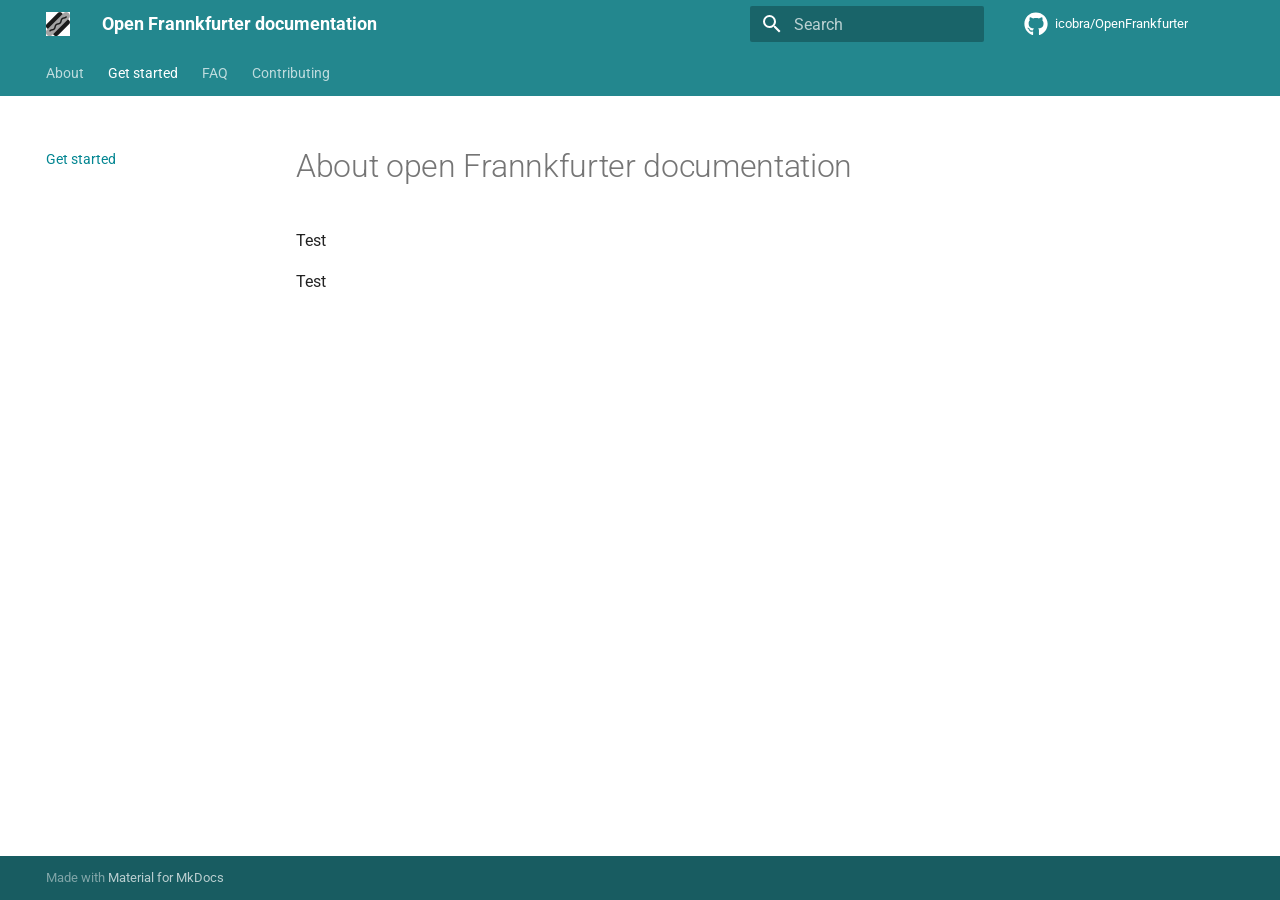
<file: get_started/index.html>
<!doctype html>
<html lang="en" class="no-js">
  <head>
    
      <meta charset="utf-8">
      <meta name="viewport" content="width=device-width,initial-scale=1">
      
      
        <meta name="author" content="iCobra">
      
      
      
        <link rel="prev" href="..">
      
      
        <link rel="next" href="../faq/">
      
      
        
      
      
      <link rel="icon" href="../assets/logo.png">
      <meta name="generator" content="mkdocs-1.6.1, mkdocs-material-9.8.1">
    
    
      
        <title>Get started - Open Frannkfurter documentation</title>
      
    
    
      <link rel="stylesheet" href="../assets/stylesheets/main.57a0d79d.min.css">
      
        
        <link rel="stylesheet" href="../assets/stylesheets/palette.fb2fffe2.min.css">
      
      


    
    
      
    
    
      
        
        
        <link rel="preconnect" href="https://fonts.gstatic.com" crossorigin>
        <link rel="stylesheet" href="https://fonts.googleapis.com/css?family=Roboto:300,300i,400,400i,700,700i%7CRoboto+Mono:400,400i,700,700i&display=fallback">
        <style>:root{--md-text-font:"Roboto";--md-code-font:"Roboto Mono"}</style>
      
    
    
      <link rel="stylesheet" href="../stylesheets/extra.css">
    
    <script>__md_scope=new URL("..",location),__md_hash=e=>[...e].reduce(((e,_)=>(e<<5)-e+_.charCodeAt(0)),0),__md_get=(e,_=localStorage,t=__md_scope)=>JSON.parse(_.getItem(t.pathname+"."+e)),__md_set=(e,_,t=localStorage,a=__md_scope)=>{try{t.setItem(a.pathname+"."+e,JSON.stringify(_))}catch(e){}}</script>
    
      

    
    
  </head>
  
  
    
    
    
    
    
    <body dir="ltr" data-md-color-scheme="classic" data-md-color-primary="indigo" data-md-color-accent="indigo">
  
    
    <input class="md-toggle" data-md-toggle="drawer" type="checkbox" id="__drawer" autocomplete="off">
    <input class="md-toggle" data-md-toggle="search" type="checkbox" id="__search" autocomplete="off">
    <label class="md-overlay" for="__drawer"></label>
    <div data-md-component="skip">
      
        
        <a href="#about-open-frannkfurter-documentation" class="md-skip">
          Skip to content
        </a>
      
    </div>
    <div data-md-component="announce">
      
    </div>
    
    
      

<header class="md-header" data-md-component="header">
  <nav class="md-header__inner md-grid" aria-label="Header">
    <a href=".." title="Open Frannkfurter documentation" class="md-header__button md-logo" aria-label="Open Frannkfurter documentation" data-md-component="logo">
      
  <img src="../assets/logo.png" alt="logo">

    </a>
    <label class="md-header__button md-icon" for="__drawer">
      
      <svg xmlns="http://www.w3.org/2000/svg" viewBox="0 0 24 24"><path d="M3 6h18v2H3zm0 5h18v2H3zm0 5h18v2H3z"/></svg>
    </label>
    <div class="md-header__title" data-md-component="header-title">
      <div class="md-header__ellipsis">
        <div class="md-header__topic">
          <span class="md-ellipsis">
            Open Frannkfurter documentation
          </span>
        </div>
        <div class="md-header__topic" data-md-component="header-topic">
          <span class="md-ellipsis">
            
              Get started
            
          </span>
        </div>
      </div>
    </div>
    
      
    
    
    
    
      
      
        <label class="md-header__button md-icon" for="__search">
          
          <svg xmlns="http://www.w3.org/2000/svg" viewBox="0 0 24 24"><path d="M9.5 3A6.5 6.5 0 0 1 16 9.5c0 1.61-.59 3.09-1.56 4.23l.27.27h.79l5 5-1.5 1.5-5-5v-.79l-.27-.27A6.52 6.52 0 0 1 9.5 16 6.5 6.5 0 0 1 3 9.5 6.5 6.5 0 0 1 9.5 3m0 2C7 5 5 7 5 9.5S7 14 9.5 14 14 12 14 9.5 12 5 9.5 5"/></svg>
        </label>
        <div class="md-search" data-md-component="search" role="dialog">
  <label class="md-search__overlay" for="__search"></label>
  <div class="md-search__inner" role="search">
    <form class="md-search__form" name="search">
      <input type="text" class="md-search__input" name="query" aria-label="Search" placeholder="Search" autocapitalize="off" autocorrect="off" autocomplete="off" spellcheck="false" data-md-component="search-query" required>
      <label class="md-search__icon md-icon" for="__search">
        
        <svg xmlns="http://www.w3.org/2000/svg" viewBox="0 0 24 24"><path d="M9.5 3A6.5 6.5 0 0 1 16 9.5c0 1.61-.59 3.09-1.56 4.23l.27.27h.79l5 5-1.5 1.5-5-5v-.79l-.27-.27A6.52 6.52 0 0 1 9.5 16 6.5 6.5 0 0 1 3 9.5 6.5 6.5 0 0 1 9.5 3m0 2C7 5 5 7 5 9.5S7 14 9.5 14 14 12 14 9.5 12 5 9.5 5"/></svg>
        
        <svg xmlns="http://www.w3.org/2000/svg" viewBox="0 0 24 24"><path d="M20 11v2H8l5.5 5.5-1.42 1.42L4.16 12l7.92-7.92L13.5 5.5 8 11z"/></svg>
      </label>
      <nav class="md-search__options" aria-label="Search">
        
        <button type="reset" class="md-search__icon md-icon" title="Clear" aria-label="Clear" tabindex="-1">
          
          <svg xmlns="http://www.w3.org/2000/svg" viewBox="0 0 24 24"><path d="M19 6.41 17.59 5 12 10.59 6.41 5 5 6.41 10.59 12 5 17.59 6.41 19 12 13.41 17.59 19 19 17.59 13.41 12z"/></svg>
        </button>
      </nav>
      
    </form>
    <div class="md-search__output">
      <div class="md-search__scrollwrap" tabindex="0" data-md-scrollfix>
        <div class="md-search-result" data-md-component="search-result">
          <div class="md-search-result__meta">
            Initializing search
          </div>
          <ol class="md-search-result__list" role="presentation"></ol>
        </div>
      </div>
    </div>
  </div>
</div>
      
    
    
      <div class="md-header__source">
        <a href="https://github.com/icobra/OpenFrankfurter" title="Go to repository" class="md-source" data-md-component="source">
  <div class="md-source__icon md-icon">
    
    <svg xmlns="http://www.w3.org/2000/svg" viewBox="0 0 512 512"><!--! Font Awesome Free 7.1.0 by @fontawesome - https://fontawesome.com License - https://fontawesome.com/license/free (Icons: CC BY 4.0, Fonts: SIL OFL 1.1, Code: MIT License) Copyright 2025 Fonticons, Inc.--><path d="M173.9 397.4c0 2-2.3 3.6-5.2 3.6-3.3.3-5.6-1.3-5.6-3.6 0-2 2.3-3.6 5.2-3.6 3-.3 5.6 1.3 5.6 3.6m-31.1-4.5c-.7 2 1.3 4.3 4.3 4.9 2.6 1 5.6 0 6.2-2s-1.3-4.3-4.3-5.2c-2.6-.7-5.5.3-6.2 2.3m44.2-1.7c-2.9.7-4.9 2.6-4.6 4.9.3 2 2.9 3.3 5.9 2.6 2.9-.7 4.9-2.6 4.6-4.6-.3-1.9-3-3.2-5.9-2.9M252.8 8C114.1 8 8 113.3 8 252c0 110.9 69.8 205.8 169.5 239.2 12.8 2.3 17.3-5.6 17.3-12.1 0-6.2-.3-40.4-.3-61.4 0 0-70 15-84.7-29.8 0 0-11.4-29.1-27.8-36.6 0 0-22.9-15.7 1.6-15.4 0 0 24.9 2 38.6 25.8 21.9 38.6 58.6 27.5 72.9 20.9 2.3-16 8.8-27.1 16-33.7-55.9-6.2-112.3-14.3-112.3-110.5 0-27.5 7.6-41.3 23.6-58.9-2.6-6.5-11.1-33.3 2.6-67.9 20.9-6.5 69 27 69 27 20-5.6 41.5-8.5 62.8-8.5s42.8 2.9 62.8 8.5c0 0 48.1-33.6 69-27 13.7 34.7 5.2 61.4 2.6 67.9 16 17.7 25.8 31.5 25.8 58.9 0 96.5-58.9 104.2-114.8 110.5 9.2 7.9 17 22.9 17 46.4 0 33.7-.3 75.4-.3 83.6 0 6.5 4.6 14.4 17.3 12.1C436.2 457.8 504 362.9 504 252 504 113.3 391.5 8 252.8 8M105.2 352.9c-1.3 1-1 3.3.7 5.2 1.6 1.6 3.9 2.3 5.2 1 1.3-1 1-3.3-.7-5.2-1.6-1.6-3.9-2.3-5.2-1m-10.8-8.1c-.7 1.3.3 2.9 2.3 3.9 1.6 1 3.6.7 4.3-.7.7-1.3-.3-2.9-2.3-3.9-2-.6-3.6-.3-4.3.7m32.4 35.6c-1.6 1.3-1 4.3 1.3 6.2 2.3 2.3 5.2 2.6 6.5 1 1.3-1.3.7-4.3-1.3-6.2-2.2-2.3-5.2-2.6-6.5-1m-11.4-14.7c-1.6 1-1.6 3.6 0 5.9s4.3 3.3 5.6 2.3c1.6-1.3 1.6-3.9 0-6.2-1.4-2.3-4-3.3-5.6-2"/></svg>
  </div>
  <div class="md-source__repository">
    icobra/OpenFrankfurter
  </div>
</a>
      </div>
    
  </nav>
  
</header>
    
    <div class="md-container" data-md-component="container">
      
      
        
          
            
<nav class="md-tabs" aria-label="Tabs" data-md-component="tabs">
  <div class="md-grid">
    <ul class="md-tabs__list">
      
        
  
  
  
  
    <li class="md-tabs__item">
      <a href=".." class="md-tabs__link">
        
  
  
    
  
  About

      </a>
    </li>
  

      
        
  
  
  
    
  
  
    <li class="md-tabs__item md-tabs__item--active">
      <a href="./" class="md-tabs__link">
        
  
  
    
  
  Get started

      </a>
    </li>
  

      
        
  
  
  
  
    <li class="md-tabs__item">
      <a href="../faq/" class="md-tabs__link">
        
  
  
    
  
  FAQ

      </a>
    </li>
  

      
        
  
  
  
  
    <li class="md-tabs__item">
      <a href="../contributing/" class="md-tabs__link">
        
  
  
    
  
  Contributing

      </a>
    </li>
  

      
    </ul>
  </div>
</nav>
          
        
      
      <main class="md-main" data-md-component="main">
        <div class="md-main__inner md-grid">
          
            
              
              <div class="md-sidebar md-sidebar--primary" data-md-component="sidebar" data-md-type="navigation" >
                <div class="md-sidebar__scrollwrap">
                  <div class="md-sidebar__inner">
                    


  


<nav class="md-nav md-nav--primary md-nav--lifted" aria-label="Navigation" data-md-level="0">
  <label class="md-nav__title" for="__drawer">
    <a href=".." title="Open Frannkfurter documentation" class="md-nav__button md-logo" aria-label="Open Frannkfurter documentation" data-md-component="logo">
      
  <img src="../assets/logo.png" alt="logo">

    </a>
    Open Frannkfurter documentation
  </label>
  
    <div class="md-nav__source">
      <a href="https://github.com/icobra/OpenFrankfurter" title="Go to repository" class="md-source" data-md-component="source">
  <div class="md-source__icon md-icon">
    
    <svg xmlns="http://www.w3.org/2000/svg" viewBox="0 0 512 512"><!--! Font Awesome Free 7.1.0 by @fontawesome - https://fontawesome.com License - https://fontawesome.com/license/free (Icons: CC BY 4.0, Fonts: SIL OFL 1.1, Code: MIT License) Copyright 2025 Fonticons, Inc.--><path d="M173.9 397.4c0 2-2.3 3.6-5.2 3.6-3.3.3-5.6-1.3-5.6-3.6 0-2 2.3-3.6 5.2-3.6 3-.3 5.6 1.3 5.6 3.6m-31.1-4.5c-.7 2 1.3 4.3 4.3 4.9 2.6 1 5.6 0 6.2-2s-1.3-4.3-4.3-5.2c-2.6-.7-5.5.3-6.2 2.3m44.2-1.7c-2.9.7-4.9 2.6-4.6 4.9.3 2 2.9 3.3 5.9 2.6 2.9-.7 4.9-2.6 4.6-4.6-.3-1.9-3-3.2-5.9-2.9M252.8 8C114.1 8 8 113.3 8 252c0 110.9 69.8 205.8 169.5 239.2 12.8 2.3 17.3-5.6 17.3-12.1 0-6.2-.3-40.4-.3-61.4 0 0-70 15-84.7-29.8 0 0-11.4-29.1-27.8-36.6 0 0-22.9-15.7 1.6-15.4 0 0 24.9 2 38.6 25.8 21.9 38.6 58.6 27.5 72.9 20.9 2.3-16 8.8-27.1 16-33.7-55.9-6.2-112.3-14.3-112.3-110.5 0-27.5 7.6-41.3 23.6-58.9-2.6-6.5-11.1-33.3 2.6-67.9 20.9-6.5 69 27 69 27 20-5.6 41.5-8.5 62.8-8.5s42.8 2.9 62.8 8.5c0 0 48.1-33.6 69-27 13.7 34.7 5.2 61.4 2.6 67.9 16 17.7 25.8 31.5 25.8 58.9 0 96.5-58.9 104.2-114.8 110.5 9.2 7.9 17 22.9 17 46.4 0 33.7-.3 75.4-.3 83.6 0 6.5 4.6 14.4 17.3 12.1C436.2 457.8 504 362.9 504 252 504 113.3 391.5 8 252.8 8M105.2 352.9c-1.3 1-1 3.3.7 5.2 1.6 1.6 3.9 2.3 5.2 1 1.3-1 1-3.3-.7-5.2-1.6-1.6-3.9-2.3-5.2-1m-10.8-8.1c-.7 1.3.3 2.9 2.3 3.9 1.6 1 3.6.7 4.3-.7.7-1.3-.3-2.9-2.3-3.9-2-.6-3.6-.3-4.3.7m32.4 35.6c-1.6 1.3-1 4.3 1.3 6.2 2.3 2.3 5.2 2.6 6.5 1 1.3-1.3.7-4.3-1.3-6.2-2.2-2.3-5.2-2.6-6.5-1m-11.4-14.7c-1.6 1-1.6 3.6 0 5.9s4.3 3.3 5.6 2.3c1.6-1.3 1.6-3.9 0-6.2-1.4-2.3-4-3.3-5.6-2"/></svg>
  </div>
  <div class="md-source__repository">
    icobra/OpenFrankfurter
  </div>
</a>
    </div>
  
  <ul class="md-nav__list" data-md-scrollfix>
    
      
      
  
  
  
  
    <li class="md-nav__item">
      <a href=".." class="md-nav__link">
        
  
  
  <span class="md-ellipsis">
    
  
    About
  

    
  </span>
  
  

      </a>
    </li>
  

    
      
      
  
  
    
  
  
  
    <li class="md-nav__item md-nav__item--active">
      
      <input class="md-nav__toggle md-toggle" type="checkbox" id="__toc">
      
      
        
      
      
      <a href="./" class="md-nav__link md-nav__link--active">
        
  
  
  <span class="md-ellipsis">
    
  
    Get started
  

    
  </span>
  
  

      </a>
      
    </li>
  

    
      
      
  
  
  
  
    <li class="md-nav__item">
      <a href="../faq/" class="md-nav__link">
        
  
  
  <span class="md-ellipsis">
    
  
    FAQ
  

    
  </span>
  
  

      </a>
    </li>
  

    
      
      
  
  
  
  
    <li class="md-nav__item">
      <a href="../contributing/" class="md-nav__link">
        
  
  
  <span class="md-ellipsis">
    
  
    Contributing
  

    
  </span>
  
  

      </a>
    </li>
  

    
  </ul>
</nav>
                  </div>
                </div>
              </div>
            
            
              
              <div class="md-sidebar md-sidebar--secondary" data-md-component="sidebar" data-md-type="toc" >
                <div class="md-sidebar__scrollwrap">
                  <div class="md-sidebar__inner">
                    

<nav class="md-nav md-nav--secondary" aria-label="Table of contents">
  
  
  
    
  
  
</nav>
                  </div>
                </div>
              </div>
            
          
          
            <div class="md-content" data-md-component="content">
              
              <article class="md-content__inner md-typeset">
                
                  


  
  


<h1 id="about-open-frannkfurter-documentation">About open Frannkfurter documentation</h1>
<p>Test </p>
<p>Test</p>












                
              </article>
            </div>
          
          
<script>var target=document.getElementById(location.hash.slice(1));target&&target.name&&(target.checked=target.name.startsWith("__tabbed_"))</script>
        </div>
        
      </main>
      
        <footer class="md-footer">
  
  <div class="md-footer-meta md-typeset">
    <div class="md-footer-meta__inner md-grid">
      <div class="md-copyright">
  
  
    Made with
    <a href="https://squidfunk.github.io/mkdocs-material/" target="_blank" rel="noopener">
      Material for MkDocs
    </a>
  
</div>
      
    </div>
  </div>
</footer>
      
    </div>
    <div class="md-dialog" data-md-component="dialog">
      <div class="md-dialog__inner md-typeset"></div>
    </div>
    
    
    
      
      
      <script id="__config" type="application/json">{"annotate": null, "base": "..", "features": ["navigation.sections", "navigation.tabs", "navigation.instant"], "search": "../assets/javascripts/workers/search.a7633da7.min.js", "tags": null, "translations": {"clipboard.copied": "Copied to clipboard", "clipboard.copy": "Copy to clipboard", "search.result.more.one": "1 more on this page", "search.result.more.other": "# more on this page", "search.result.none": "No matching documents", "search.result.one": "1 matching document", "search.result.other": "# matching documents", "search.result.placeholder": "Type to start searching", "search.result.term.missing": "Missing", "select.version": "Select version"}, "version": null}</script>
    
    
      <script src="../assets/javascripts/bundle.a5f9d56c.min.js"></script>
      
    
  </body>
</html>
</file>
<file: stylesheets/extra.css>
[data-md-color-scheme="classic"] {
    /* Set custom color to thema*/
    --md-primary-fg-color:        #23878E;
    --md-primary-fg-color--light: #028591;
    --md-primary-fg-color--dark:  #cf258b;
    --md-typeset-a-color: #028591;
    --md-footer-fg-color: #47c8d1;
    --md-footer-bg-color: #23878E;
  }

  :root > * {
    --md-button--primary-color: #f10f40;
  }
</file>
<file: assets/stylesheets/main.57a0d79d.min.css>
@charset "UTF-8";html{box-sizing:border-box;-webkit-text-size-adjust:none;-moz-text-size-adjust:none;text-size-adjust:none}*,:after,:before{box-sizing:inherit}@media(prefers-reduced-motion){*,:after,:before{transition:none!important}}body{margin:0;-webkit-font-smoothing:antialiased;-moz-osx-font-smoothing:grayscale;--md-text-font-family:var(--md-text-font, _),
    -apple-system, BlinkMacSystemFont, Helvetica, Arial, sans-serif;--md-code-font-family:var(--md-code-font, _),
    SFMono-Regular, Consolas, Menlo, monospace}.md-typeset code:not(.focus-visible),a,button,input,label{-webkit-tap-highlight-color:transparent}a{color:inherit;text-decoration:none}hr{box-sizing:initial;display:block;height:.05rem;padding:0;overflow:visible;border:0}small{font-size:80%}sub,sup{line-height:1em}img{border-style:none}table{border-spacing:0;border-collapse:initial}td,th{font-weight:400;vertical-align:top}button{padding:0;margin:0;font-family:inherit;font-size:inherit;background:#0000;border:0}input{border:0;outline:none}:root{--md-primary-fg-color:#4051b5;--md-primary-fg-color--light:#5d6cc0;--md-primary-fg-color--dark:#303fa1;--md-primary-bg-color:#fff;--md-primary-bg-color--light:#ffffffb3;--md-accent-fg-color:#526cfe;--md-accent-fg-color--transparent:#526cfe1a;--md-accent-bg-color:#fff;--md-accent-bg-color--light:#ffffffb3;--md-typeset-table-sort-icon:url("data:image/svg+xml;charset=utf-8,<svg xmlns='http://www.w3.org/2000/svg' viewBox='0 0 24 24'><path d='m18 21-4-4h3V7h-3l4-4 4 4h-3v10h3M2 19v-2h10v2M2 13v-2h7v2M2 7V5h4v2z'/></svg>");--md-typeset-table-sort-icon--asc:url("data:image/svg+xml;charset=utf-8,<svg xmlns='http://www.w3.org/2000/svg' viewBox='0 0 24 24'><path d='M19 17h3l-4 4-4-4h3V3h2M2 17h10v2H2M6 5v2H2V5m0 6h7v2H2z'/></svg>");--md-typeset-table-sort-icon--desc:url("data:image/svg+xml;charset=utf-8,<svg xmlns='http://www.w3.org/2000/svg' viewBox='0 0 24 24'><path d='M19 7h3l-4-4-4 4h3v14h2M2 17h10v2H2M6 5v2H2V5m0 6h7v2H2z'/></svg>")}[data-md-color-scheme=default]{color-scheme:light}[data-md-color-scheme=default] img[src$="#gh-dark-mode-only"],[data-md-color-scheme=default] img[src$="#only-dark"]{display:none}:root,[data-md-color-scheme=default]{--md-hue:225deg;--md-default-fg-color:#000000de;--md-default-fg-color--light:#0000008a;--md-default-fg-color--lighter:#00000052;--md-default-fg-color--lightest:#00000012;--md-default-bg-color:#fff;--md-default-bg-color--light:#ffffffb3;--md-default-bg-color--lighter:#ffffff4d;--md-default-bg-color--lightest:#ffffff1f;--md-code-fg-color:#36464e;--md-code-bg-color:#f5f5f5;--md-code-bg-color--light:#f5f5f5b3;--md-code-bg-color--lighter:#f5f5f54d;--md-code-hl-color:#4287ff;--md-code-hl-color--light:#4287ff1a;--md-code-hl-number-color:#d52a2a;--md-code-hl-special-color:#db1457;--md-code-hl-function-color:#a846b9;--md-code-hl-constant-color:#6e59d9;--md-code-hl-keyword-color:#3f6ec6;--md-code-hl-string-color:#1c7d4d;--md-code-hl-name-color:var(--md-code-fg-color);--md-code-hl-operator-color:var(--md-default-fg-color--light);--md-code-hl-punctuation-color:var(--md-default-fg-color--light);--md-code-hl-comment-color:var(--md-default-fg-color--light);--md-code-hl-generic-color:var(--md-default-fg-color--light);--md-code-hl-variable-color:var(--md-default-fg-color--light);--md-typeset-color:var(--md-default-fg-color);--md-typeset-a-color:var(--md-primary-fg-color);--md-typeset-del-color:#f5503d26;--md-typeset-ins-color:#0bd57026;--md-typeset-kbd-color:#fafafa;--md-typeset-kbd-accent-color:#fff;--md-typeset-kbd-border-color:#b8b8b8;--md-typeset-mark-color:#ffff0080;--md-typeset-table-color:#0000001f;--md-typeset-table-color--light:#00000009;--md-admonition-fg-color:var(--md-default-fg-color);--md-admonition-bg-color:var(--md-default-bg-color);--md-warning-fg-color:#000000de;--md-warning-bg-color:#ff9;--md-footer-fg-color:#fff;--md-footer-fg-color--light:#ffffffb3;--md-footer-fg-color--lighter:#ffffff73;--md-footer-bg-color:#000000de;--md-footer-bg-color--dark:#00000052;--md-shadow-z1:0 0.2rem 0.5rem #0000000d,
    0 0 0.05rem #0000001a;--md-shadow-z2:0 0.2rem 0.5rem #0000001a,
    0 0 0.05rem #00000040;--md-shadow-z3:0 0.2rem 0.5rem #0003,
    0 0 0.05rem #00000059}.md-icon svg{display:block;width:1.2rem;height:1.2rem;fill:currentcolor}aside,body,input{font-family:var(--md-text-font-family);font-feature-settings:"kern","liga";color:var(--md-typeset-color)}code,kbd,pre{font-family:var(--md-code-font-family);font-feature-settings:"kern"}.md-typeset{font-size:.8rem;line-height:1.6;overflow-wrap:break-word;-webkit-print-color-adjust:exact;color-adjust:exact}@media print{.md-typeset{font-size:.68rem}.md-typeset code,.md-typeset kbd,.md-typeset pre{white-space:pre-wrap}}.md-typeset blockquote,.md-typeset dl,.md-typeset figure,.md-typeset ol,.md-typeset pre,.md-typeset ul{margin-top:1em;margin-bottom:1em}.md-typeset h1{margin:0 0 1.25em;font-size:2em;line-height:1.3;color:var(--md-default-fg-color--light)}.md-typeset h1,.md-typeset h2{font-weight:300;letter-spacing:-.01em}.md-typeset h2{margin:1.6em 0 .64em;font-size:1.5625em;line-height:1.4}.md-typeset h3{margin:1.6em 0 .8em;font-size:1.25em;font-weight:400;line-height:1.5;letter-spacing:-.01em}.md-typeset h2+h3{margin-top:.8em}.md-typeset h4{margin:1em 0;font-weight:700;letter-spacing:-.01em}.md-typeset h5,.md-typeset h6{margin:1.25em 0;font-size:.8em;font-weight:700;color:var(--md-default-fg-color--light);letter-spacing:-.01em}.md-typeset h5{text-transform:uppercase}.md-typeset h5 code{text-transform:none}.md-typeset hr{display:flow-root;margin:1.5em 0;border-bottom:.05rem solid var(--md-default-fg-color--lightest)}.md-typeset a{color:var(--md-typeset-a-color);word-break:break-word}.md-typeset a,.md-typeset a:before{transition:color 125ms}.md-typeset a:focus,.md-typeset a:hover{color:var(--md-accent-fg-color)}.md-typeset a:focus code,.md-typeset a:hover code{color:var(--md-accent-fg-color);background-color:var(--md-accent-fg-color--transparent)}.md-typeset a code{color:var(--md-typeset-a-color)}.md-typeset a.focus-visible{outline-color:var(--md-accent-fg-color);outline-offset:.2rem}.md-typeset code,.md-typeset kbd,.md-typeset pre{font-variant-ligatures:none;color:var(--md-code-fg-color);direction:ltr;transition:background-color 125ms}.md-typeset code{padding:0 .2941176471em;font-size:.85em;word-break:break-word;background-color:var(--md-code-bg-color);border-radius:.1rem;-webkit-box-decoration-break:clone;box-decoration-break:clone;transition:color 125ms,background-color 125ms}.md-typeset code:not(.focus-visible){outline:none}.md-typeset pre{position:relative;display:flow-root;line-height:1.4}.md-typeset pre>code{display:block;padding:.7720588235em 1.1764705882em;margin:0;overflow:auto;word-break:normal;touch-action:auto;scrollbar-color:var(--md-default-fg-color--lighter) #0000;scrollbar-width:thin;outline-color:var(--md-accent-fg-color);box-shadow:none;-webkit-box-decoration-break:slice;box-decoration-break:slice}.md-typeset pre>code:hover{scrollbar-color:var(--md-accent-fg-color) #0000}.md-typeset pre>code::-webkit-scrollbar{width:.2rem;height:.2rem}.md-typeset pre>code::-webkit-scrollbar-thumb{background-color:var(--md-default-fg-color--lighter)}.md-typeset pre>code::-webkit-scrollbar-thumb:hover{background-color:var(--md-accent-fg-color)}.md-typeset kbd{display:inline-block;padding:0 .6666666667em;font-size:.75em;color:var(--md-default-fg-color);word-break:break-word;vertical-align:text-top;background-color:var(--md-typeset-kbd-color);border-radius:.1rem;box-shadow:0 .1rem 0 .05rem var(--md-typeset-kbd-border-color),0 .1rem 0 var(--md-typeset-kbd-border-color),0 -.1rem .2rem var(--md-typeset-kbd-accent-color) inset}.md-typeset mark{color:inherit;word-break:break-word;background-color:var(--md-typeset-mark-color);-webkit-box-decoration-break:clone;box-decoration-break:clone}.md-typeset abbr{text-decoration:none;cursor:help}.md-typeset [data-preview],.md-typeset abbr{border-bottom:.05rem dotted var(--md-default-fg-color--light)}.md-typeset small{opacity:.75}[dir=ltr] .md-typeset sub,[dir=ltr] .md-typeset sup{margin-left:.078125em}[dir=rtl] .md-typeset sub,[dir=rtl] .md-typeset sup{margin-right:.078125em}[dir=ltr] .md-typeset blockquote{padding-left:.6rem;border-left:.2rem solid var(--md-default-fg-color--lighter)}[dir=rtl] .md-typeset blockquote{padding-right:.6rem;border-right:.2rem solid var(--md-default-fg-color--lighter)}.md-typeset blockquote{margin-left:0;margin-right:0;color:var(--md-default-fg-color--light)}.md-typeset ul{list-style-type:disc}.md-typeset ul[type]{list-style-type:revert-layer}[dir=ltr] .md-typeset ol,[dir=ltr] .md-typeset ol li ol,[dir=ltr] .md-typeset ol li ul,[dir=ltr] .md-typeset ul,[dir=ltr] .md-typeset ul li ol,[dir=ltr] .md-typeset ul li ul{margin-left:.625em}[dir=rtl] .md-typeset ol,[dir=rtl] .md-typeset ol li ol,[dir=rtl] .md-typeset ol li ul,[dir=rtl] .md-typeset ul,[dir=rtl] .md-typeset ul li ol,[dir=rtl] .md-typeset ul li ul{margin-right:.625em}.md-typeset ol,.md-typeset ul{padding:0}.md-typeset ol:not([hidden]),.md-typeset ul:not([hidden]){display:flow-root}.md-typeset ol ol,.md-typeset ul ol{list-style-type:lower-alpha}.md-typeset ol ol ol,.md-typeset ul ol ol{list-style-type:lower-roman}.md-typeset ol ol ol ol,.md-typeset ul ol ol ol{list-style-type:upper-alpha}.md-typeset ol ol ol ol ol,.md-typeset ul ol ol ol ol{list-style-type:upper-roman}.md-typeset ol[type],.md-typeset ul[type]{list-style-type:revert-layer}[dir=ltr] .md-typeset ol li,[dir=ltr] .md-typeset ul li{margin-left:1.25em}[dir=rtl] .md-typeset ol li,[dir=rtl] .md-typeset ul li{margin-right:1.25em}.md-typeset ol li,.md-typeset ul li{margin-bottom:.5em}.md-typeset ol li blockquote,.md-typeset ol li p,.md-typeset ul li blockquote,.md-typeset ul li p{margin:.5em 0}.md-typeset ol li:last-child,.md-typeset ul li:last-child{margin-bottom:0}.md-typeset ol li ol,.md-typeset ol li ul,.md-typeset ul li ol,.md-typeset ul li ul{margin-top:.5em;margin-bottom:.5em}[dir=ltr] .md-typeset dd{margin-left:1.875em}[dir=rtl] .md-typeset dd{margin-right:1.875em}.md-typeset dd{margin-top:1em;margin-bottom:1.5em}.md-typeset img,.md-typeset svg,.md-typeset video{max-width:100%;height:auto}.md-typeset img[align=left]{margin:1em 1em 1em 0}.md-typeset img[align=right]{margin:1em 0 1em 1em}.md-typeset img[align]:only-child{margin-top:0}.md-typeset figure{display:flow-root;width:fit-content;max-width:100%;margin:1em auto;text-align:center}.md-typeset figure img{display:block;margin:0 auto}.md-typeset figcaption{max-width:24rem;margin:1em auto;font-style:italic}.md-typeset iframe{max-width:100%}.md-typeset table:not([class]){display:inline-block;max-width:100%;overflow:auto;font-size:.64rem;touch-action:auto;background-color:var(--md-default-bg-color);border:.05rem solid var(--md-typeset-table-color);border-radius:.1rem}@media print{.md-typeset table:not([class]){display:table}}.md-typeset table:not([class])+*{margin-top:1.5em}.md-typeset table:not([class]) td>:first-child,.md-typeset table:not([class]) th>:first-child{margin-top:0}.md-typeset table:not([class]) td>:last-child,.md-typeset table:not([class]) th>:last-child{margin-bottom:0}.md-typeset table:not([class]) td:not([align]),.md-typeset table:not([class]) th:not([align]){text-align:left}[dir=rtl] .md-typeset table:not([class]) td:not([align]),[dir=rtl] .md-typeset table:not([class]) th:not([align]){text-align:right}.md-typeset table:not([class]) th{min-width:5rem;padding:.9375em 1.25em;font-weight:700;vertical-align:top}.md-typeset table:not([class]) td{padding:.9375em 1.25em;vertical-align:top;border-top:.05rem solid var(--md-typeset-table-color)}.md-typeset table:not([class]) tbody tr{transition:background-color 125ms}.md-typeset table:not([class]) tbody tr:hover{background-color:var(--md-typeset-table-color--light);box-shadow:0 .05rem 0 var(--md-default-bg-color) inset}.md-typeset table:not([class]) a{word-break:normal}.md-typeset table th[role=columnheader]{cursor:pointer}[dir=ltr] .md-typeset table th[role=columnheader]:after{margin-left:.5em}[dir=rtl] .md-typeset table th[role=columnheader]:after{margin-right:.5em}.md-typeset table th[role=columnheader]:after{display:inline-block;width:1.2em;height:1.2em;vertical-align:text-bottom;content:"";-webkit-mask-image:var(--md-typeset-table-sort-icon);mask-image:var(--md-typeset-table-sort-icon);-webkit-mask-repeat:no-repeat;mask-repeat:no-repeat;-webkit-mask-size:contain;mask-size:contain;transition:background-color 125ms}.md-typeset table th[role=columnheader]:hover:after{background-color:var(--md-default-fg-color--lighter)}.md-typeset table th[role=columnheader][aria-sort=ascending]:after{background-color:var(--md-default-fg-color--light);-webkit-mask-image:var(--md-typeset-table-sort-icon--asc);mask-image:var(--md-typeset-table-sort-icon--asc)}.md-typeset table th[role=columnheader][aria-sort=descending]:after{background-color:var(--md-default-fg-color--light);-webkit-mask-image:var(--md-typeset-table-sort-icon--desc);mask-image:var(--md-typeset-table-sort-icon--desc)}.md-typeset__scrollwrap{margin:1em -.8rem;overflow-x:auto;touch-action:auto}.md-typeset__table{display:inline-block;padding:0 .8rem;margin-bottom:.5em}@media print{.md-typeset__table{display:block}}html .md-typeset__table table{display:table;width:100%;margin:0;overflow:hidden}@media screen and (max-width:44.984375em){.md-content__inner>pre{margin:1em -.8rem}.md-content__inner>pre code{border-radius:0}}.md-typeset .md-author{position:relative;display:block;flex-shrink:0;width:1.6rem;height:1.6rem;overflow:hidden;border-radius:100%;transition:color 125ms,transform 125ms}.md-typeset .md-author img{display:block}.md-typeset .md-author--more{font-size:.6rem;font-weight:700;line-height:1.6rem;color:var(--md-default-fg-color--lighter);text-align:center;background:var(--md-default-fg-color--lightest)}.md-typeset .md-author--long{width:2.4rem;height:2.4rem}.md-typeset a.md-author{transform:scale(1)}.md-typeset a.md-author img{filter:grayscale(100%) opacity(75%);border-radius:100%;transition:filter 125ms}.md-typeset a.md-author:focus,.md-typeset a.md-author:hover{z-index:1;transform:scale(1.1)}.md-typeset a.md-author:focus img,.md-typeset a.md-author:hover img{filter:grayscale(0)}.md-banner{overflow:auto;color:var(--md-footer-fg-color);background-color:var(--md-footer-bg-color)}@media print{.md-banner{display:none}}.md-banner--warning{color:var(--md-warning-fg-color);background-color:var(--md-warning-bg-color)}.md-banner__inner{padding:0 .8rem;margin:.6rem auto;font-size:.7rem}[dir=ltr] .md-banner__button{float:right}[dir=rtl] .md-banner__button{float:left}.md-banner__button{color:inherit;cursor:pointer;transition:opacity .25s}.no-js .md-banner__button{display:none}.md-banner__button:hover{opacity:.7}html{height:100%;overflow-x:hidden;font-size:125%}@media screen and (min-width:100em){html{font-size:137.5%}}@media screen and (min-width:125em){html{font-size:150%}}body{position:relative;display:flex;flex-direction:column;width:100%;min-height:100%;font-size:.5rem;background-color:var(--md-default-bg-color)}@media print{body{display:block}}@media screen and (max-width:59.984375em){body[data-md-scrolllock]{position:fixed}}.md-grid{max-width:61rem;margin-left:auto;margin-right:auto}.md-container{display:flex;flex-grow:1;flex-direction:column}@media print{.md-container{display:block}}.md-main{flex-grow:1}.md-main__inner{display:flex;height:100%;margin-top:1.5rem}.md-ellipsis{overflow:hidden;text-overflow:ellipsis}.md-toggle{display:none}.md-option{position:absolute;width:0;height:0;opacity:0}.md-option:checked+label:not([hidden]){display:block}.md-option.focus-visible+label{outline-style:auto;outline-color:var(--md-accent-fg-color)}.md-skip{position:fixed;z-index:-1;padding:.3rem .5rem;margin:.5rem;font-size:.64rem;color:var(--md-default-bg-color);background-color:var(--md-default-fg-color);border-radius:.1rem;outline-color:var(--md-accent-fg-color);opacity:0;transform:translateY(.4rem)}.md-skip:focus{z-index:10;opacity:1;transition:transform .25s cubic-bezier(.4,0,.2,1),opacity 175ms 75ms;transform:translateY(0)}@page{margin:25mm}:root{--md-clipboard-icon:url("data:image/svg+xml;charset=utf-8,<svg xmlns='http://www.w3.org/2000/svg' viewBox='0 0 24 24'><path d='M19 21H8V7h11m0-2H8a2 2 0 0 0-2 2v14a2 2 0 0 0 2 2h11a2 2 0 0 0 2-2V7a2 2 0 0 0-2-2m-3-4H4a2 2 0 0 0-2 2v14h2V3h12z'/></svg>");--md-code-select-icon:url("data:image/svg+xml;charset=utf-8,<svg xmlns='http://www.w3.org/2000/svg' viewBox='0 0 24 24'><path d='M19 19h-4v2h4c1.1 0 2-.9 2-2v-4h-2m0-12h-4v2h4v4h2V5c0-1.1-.9-2-2-2M5 5h4V3H5c-1.1 0-2 .9-2 2v4h2m0 6H3v4c0 1.1.9 2 2 2h4v-2H5zm2-4h2v2H7zm4 0h2v2h-2zm4 0h2v2h-2zM7 7h2v2H7zm4 0h2v2h-2zm4 0h2v2h-2zm-8 8h2v2H7zm4 0h2v2h-2zm4 0h2v2h-2z'/></svg>");--md-code-copy-icon:url("data:image/svg+xml;charset=utf-8,<svg xmlns='http://www.w3.org/2000/svg' viewBox='0 0 24 24'><path d='M19 21H8V7h11m0-2H8a2 2 0 0 0-2 2v14a2 2 0 0 0 2 2h11a2 2 0 0 0 2-2V7a2 2 0 0 0-2-2m-3-4H4a2 2 0 0 0-2 2v14h2V3h12z'/></svg>")}.md-clipboard{z-index:1;width:1.5em;height:1.5em;color:var(--md-default-fg-color--lightest);cursor:pointer;border-radius:.1rem;outline-color:var(--md-accent-fg-color);outline-offset:.1rem;transition:color .25s}@media print{.md-clipboard{display:none}}.md-clipboard:not(.focus-visible){outline:none;-webkit-tap-highlight-color:transparent}:hover>.md-clipboard{color:var(--md-default-fg-color--light)}.md-clipboard:focus,.md-clipboard:hover{color:var(--md-accent-fg-color)}.md-clipboard:after{display:block;width:1.125em;height:1.125em;margin:0 auto;content:"";background-color:currentcolor;-webkit-mask-image:var(--md-clipboard-icon);mask-image:var(--md-clipboard-icon);-webkit-mask-repeat:no-repeat;mask-repeat:no-repeat;-webkit-mask-position:center;mask-position:center;-webkit-mask-size:contain;mask-size:contain}.md-clipboard--inline{cursor:pointer}.md-clipboard--inline code{transition:color .25s,background-color .25s}.md-clipboard--inline:focus code,.md-clipboard--inline:hover code{color:var(--md-accent-fg-color);background-color:var(--md-accent-fg-color--transparent)}.md-typeset .md-code__content{display:grid}.md-code__nav{position:absolute;top:.25em;right:.25em;z-index:1;display:flex;gap:.2rem;padding:.2rem;background-color:var(--md-code-bg-color--lighter);border-radius:.1rem;transition:background-color .25s}:hover>.md-code__nav{background-color:var(--md-code-bg-color--light)}.md-code__button{display:block;width:1.5em;height:1.5em;color:var(--md-default-fg-color--lightest);cursor:pointer;outline-color:var(--md-accent-fg-color);outline-offset:.1rem;transition:color .25s}:hover>*>.md-code__button{color:var(--md-default-fg-color--light)}.md-code__button.focus-visible,.md-code__button:hover{color:var(--md-accent-fg-color)}.md-code__button--active{color:var(--md-default-fg-color)!important}.md-code__button:after{display:block;width:1.125em;height:1.125em;margin:0 auto;content:"";background-color:currentcolor;-webkit-mask-repeat:no-repeat;mask-repeat:no-repeat;-webkit-mask-position:center;mask-position:center;-webkit-mask-size:contain;mask-size:contain}.md-code__button[data-md-type=select]:after{-webkit-mask-image:var(--md-code-select-icon);mask-image:var(--md-code-select-icon)}.md-code__button[data-md-type=copy]:after{-webkit-mask-image:var(--md-code-copy-icon);mask-image:var(--md-code-copy-icon)}@keyframes consent{0%{opacity:0;transform:translateY(100%)}to{opacity:1;transform:translateY(0)}}@keyframes overlay{0%{opacity:0}to{opacity:1}}.md-consent__overlay{position:fixed;top:0;z-index:5;width:100%;height:100%;background-color:#0000008a;-webkit-backdrop-filter:blur(.1rem);backdrop-filter:blur(.1rem);opacity:1;animation:overlay .25s both}.md-consent__inner{position:fixed;bottom:0;z-index:5;width:100%;max-height:100%;padding:0;overflow:auto;background-color:var(--md-default-bg-color);border:0;border-radius:.1rem;box-shadow:0 0 .2rem #0000001a,0 .2rem .4rem #0003;animation:consent .5s cubic-bezier(.1,.7,.1,1) both}.md-consent__form{padding:.8rem}.md-consent__settings{display:none;margin:1em 0}input:checked+.md-consent__settings{display:block}.md-consent__controls{margin-bottom:.8rem}.md-typeset .md-consent__controls .md-button{display:inline}@media screen and (max-width:44.984375em){.md-typeset .md-consent__controls .md-button{display:block;width:100%;margin-top:.4rem;text-align:center}}.md-consent label{cursor:pointer}.md-content{flex-grow:1;min-width:0}.md-content__inner{padding-top:.6rem;margin:0 .8rem 1.2rem}@media screen and (min-width:76.25em){[dir=ltr] .md-sidebar--primary:not([hidden])~.md-content>.md-content__inner,[dir=rtl] .md-sidebar--secondary:not([hidden])~.md-content>.md-content__inner{margin-left:1.2rem}[dir=ltr] .md-sidebar--secondary:not([hidden])~.md-content>.md-content__inner,[dir=rtl] .md-sidebar--primary:not([hidden])~.md-content>.md-content__inner{margin-right:1.2rem}}.md-content__inner:before{display:block;height:.4rem;content:""}.md-content__inner>:last-child{margin-bottom:0}[dir=ltr] .md-content__button{float:right;margin-left:.4rem}[dir=rtl] .md-content__button{float:left;margin-right:.4rem}.md-content__button{padding:0;margin:.4rem 0}@media print{.md-content__button{display:none}}.md-typeset .md-content__button{color:var(--md-default-fg-color--lighter)}.md-content__button svg{display:inline;vertical-align:top}[dir=rtl] .md-content__button svg{transform:scaleX(-1)}[dir=ltr] .md-dialog{right:.8rem}[dir=rtl] .md-dialog{left:.8rem}.md-dialog{position:fixed;bottom:.8rem;z-index:4;min-width:11.1rem;padding:.4rem .6rem;pointer-events:none;background-color:var(--md-default-fg-color);border-radius:.1rem;box-shadow:var(--md-shadow-z3);opacity:0;transition:transform 0s .4s,opacity .4s;transform:translateY(100%)}@media print{.md-dialog{display:none}}.md-dialog--active{pointer-events:auto;opacity:1;transition:transform .4s cubic-bezier(.075,.85,.175,1),opacity .4s;transform:translateY(0)}.md-dialog__inner{font-size:.7rem;color:var(--md-default-bg-color)}.md-feedback{margin:2em 0 1em;text-align:center}.md-feedback fieldset{padding:0;margin:0;border:none}.md-feedback__title{margin:1em auto;font-weight:700}.md-feedback__inner{position:relative}.md-feedback__list{position:relative;display:flex;flex-wrap:wrap;place-content:baseline center}.md-feedback__list:hover .md-icon:not(:disabled){color:var(--md-default-fg-color--lighter)}:disabled .md-feedback__list{min-height:1.8rem}.md-feedback__icon{flex-shrink:0;margin:0 .1rem;color:var(--md-default-fg-color--light);cursor:pointer;transition:color 125ms}.md-feedback__icon:not(:disabled).md-icon:hover{color:var(--md-accent-fg-color)}.md-feedback__icon:disabled{color:var(--md-default-fg-color--lightest);pointer-events:none}.md-feedback__note{position:relative;opacity:0;transition:transform .4s cubic-bezier(.1,.7,.1,1),opacity .15s;transform:translateY(.4rem)}.md-feedback__note>*{max-width:16rem;margin:0 auto}:disabled .md-feedback__note{opacity:1;transform:translateY(0)}@media print{.md-feedback,.md-footer{display:none}}.md-footer{color:var(--md-footer-fg-color);background-color:var(--md-footer-bg-color)}.md-footer__inner{justify-content:space-between;padding:.2rem;overflow:auto}.md-footer__inner:not([hidden]){display:flex}.md-footer__link{display:flex;flex-grow:.01;align-items:end;max-width:100%;margin-top:1rem;margin-bottom:.4rem;overflow:hidden;outline-color:var(--md-accent-fg-color);transition:opacity .25s}.md-footer__link:focus,.md-footer__link:hover{opacity:.7}[dir=rtl] .md-footer__link svg{transform:scaleX(-1)}@media screen and (max-width:44.984375em){.md-footer__link--prev{flex-shrink:0}.md-footer__link--prev .md-footer__title{display:none}}[dir=ltr] .md-footer__link--next{margin-left:auto}.md-footer__link--next{text-align:right}[dir=rtl] .md-footer__link--next{margin-right:auto;text-align:left}.md-footer__title{flex-grow:1;max-width:calc(100% - 2.4rem);padding:0 1rem;margin-bottom:.7rem;font-size:.9rem;white-space:nowrap}.md-footer__button{padding:.4rem;margin:.2rem}.md-footer__direction{font-size:.64rem;opacity:.7}.md-footer-meta{background-color:var(--md-footer-bg-color--dark)}.md-footer-meta__inner{display:flex;flex-wrap:wrap;justify-content:space-between;padding:.2rem}html .md-footer-meta.md-typeset a{color:var(--md-footer-fg-color--light)}html .md-footer-meta.md-typeset a:focus,html .md-footer-meta.md-typeset a:hover{color:var(--md-footer-fg-color)}.md-copyright{width:100%;padding:.4rem 0;margin:auto .6rem;font-size:.64rem;color:var(--md-footer-fg-color--lighter)}.md-copyright__highlight{color:var(--md-footer-fg-color--light)}.md-social{display:inline-flex;gap:.2rem;padding:.2rem 0 .6rem;margin:0 .4rem}@media screen and (min-width:45em){.md-copyright{width:auto}.md-social{padding:.6rem 0}}.md-social__link{display:inline-block;width:1.6rem;height:1.6rem;text-align:center}.md-social__link:before{line-height:1.9}.md-social__link svg{max-height:.8rem;vertical-align:-25%;fill:currentcolor}.md-typeset .md-button{display:inline-block;padding:.625em 2em;font-weight:700;color:var(--md-primary-fg-color);cursor:pointer;border:.1rem solid;border-radius:.1rem;transition:color 125ms,background-color 125ms,border-color 125ms}.md-typeset .md-button--primary{color:var(--md-primary-bg-color);background-color:var(--md-primary-fg-color);border-color:var(--md-primary-fg-color)}.md-typeset .md-button:focus,.md-typeset .md-button:hover{color:var(--md-accent-bg-color);background-color:var(--md-accent-fg-color);border-color:var(--md-accent-fg-color)}[dir=ltr] .md-typeset .md-input,[dir=rtl] .md-typeset .md-input{border-top-left-radius:.1rem}[dir=ltr] .md-typeset .md-input,[dir=rtl] .md-typeset .md-input{border-top-right-radius:.1rem}.md-typeset .md-input{height:1.8rem;padding:0 .6rem;font-size:.8rem;border-bottom:.1rem solid var(--md-default-fg-color--lighter);box-shadow:var(--md-shadow-z1);transition:border .25s,box-shadow .25s}.md-typeset .md-input:focus,.md-typeset .md-input:hover{border-bottom-color:var(--md-accent-fg-color);box-shadow:var(--md-shadow-z2)}.md-typeset .md-input--stretch{width:100%}.md-header{position:sticky;left:0;right:0;top:0;z-index:4;display:block;color:var(--md-primary-bg-color);background-color:var(--md-primary-fg-color);box-shadow:0 0 .2rem #0000,0 .2rem .4rem #0000}@media print{.md-header{display:none}}.md-header[hidden]{transition:transform .25s cubic-bezier(.8,0,.6,1),box-shadow .25s;transform:translateY(-100%)}.md-header--shadow{box-shadow:0 0 .2rem #0000001a,0 .2rem .4rem #0003;transition:transform .25s cubic-bezier(.1,.7,.1,1),box-shadow .25s}.md-header__inner{display:flex;align-items:center;padding:0 .2rem}.md-header__button{position:relative;z-index:1;padding:.4rem;margin:.2rem;color:currentcolor;vertical-align:middle;cursor:pointer;outline-color:var(--md-accent-fg-color);transition:opacity .25s}.md-header__button:hover{opacity:.7}.md-header__button:not([hidden]){display:inline-block}.md-header__button:not(.focus-visible){outline:none;-webkit-tap-highlight-color:transparent}.md-header__button.md-logo{padding:.4rem;margin:.2rem}@media screen and (max-width:76.234375em){.md-header__button.md-logo{display:none}}.md-header__button.md-logo img,.md-header__button.md-logo svg{display:block;width:auto;height:1.2rem;fill:currentcolor}@media screen and (min-width:60em){.md-header__button[for=__search]{display:none}}.no-js .md-header__button[for=__search]{display:none}[dir=rtl] .md-header__button[for=__search] svg{transform:scaleX(-1)}@media screen and (min-width:76.25em){.md-header__button[for=__drawer]{display:none}}.md-header__topic{position:absolute;display:flex;max-width:100%;white-space:nowrap;transition:transform .4s cubic-bezier(.1,.7,.1,1),opacity .15s}.md-header__topic+.md-header__topic{z-index:-1;pointer-events:none;opacity:0;transition:transform .4s cubic-bezier(1,.7,.1,.1),opacity .15s;transform:translateX(1.25rem)}[dir=rtl] .md-header__topic+.md-header__topic{transform:translateX(-1.25rem)}.md-draft,.md-header__topic:first-child,.md-nav__title{font-weight:700}[dir=ltr] .md-header__title{margin-left:1rem;margin-right:.4rem}[dir=rtl] .md-header__title{margin-right:1rem;margin-left:.4rem}.md-header__title{flex-grow:1;height:2.4rem;font-size:.9rem;line-height:2.4rem}.md-header__title--active .md-header__topic{z-index:-1;pointer-events:none;opacity:0;transition:transform .4s cubic-bezier(1,.7,.1,.1),opacity .15s;transform:translateX(-1.25rem)}[dir=rtl] .md-header__title--active .md-header__topic{transform:translateX(1.25rem)}.md-header__title--active .md-header__topic+.md-header__topic{z-index:0;pointer-events:auto;opacity:1;transition:transform .4s cubic-bezier(.1,.7,.1,1),opacity .15s;transform:translateX(0)}.md-header__title>.md-header__ellipsis{position:relative;width:100%;height:100%}.md-header__option{display:flex;flex-shrink:0;max-width:100%;white-space:nowrap;transition:max-width 0s .25s,opacity .25s .25s}[data-md-toggle=search]:checked~.md-header .md-header__option{max-width:0;opacity:0;transition:max-width,opacity}.md-header__option>input{bottom:0}.md-header__source{display:none}@media screen and (min-width:60em){[dir=ltr] .md-header__source{margin-left:1rem}[dir=rtl] .md-header__source{margin-right:1rem}.md-header__source{display:block;width:11.7rem;max-width:11.7rem}}@media screen and (min-width:76.25em){[dir=ltr] .md-header__source{margin-left:1.4rem}[dir=rtl] .md-header__source{margin-right:1.4rem}}.md-meta{font-size:.7rem;line-height:1.3;color:var(--md-default-fg-color--light)}.md-meta__list{display:inline-flex;flex-wrap:wrap;padding:0;margin:0;list-style:none}.md-meta__item:not(:last-child):after{margin-left:.2rem;margin-right:.2rem;content:"·"}.md-meta__link{color:var(--md-typeset-a-color)}.md-meta__link:focus,.md-meta__link:hover{color:var(--md-accent-fg-color)}.md-draft{display:inline-block;padding-left:.5714285714em;padding-right:.5714285714em;color:#fff;background-color:#ff1744;border-radius:.125em}:root{--md-nav-icon--prev:url("data:image/svg+xml;charset=utf-8,<svg xmlns='http://www.w3.org/2000/svg' viewBox='0 0 24 24'><path d='M20 11v2H8l5.5 5.5-1.42 1.42L4.16 12l7.92-7.92L13.5 5.5 8 11z'/></svg>");--md-nav-icon--next:url("data:image/svg+xml;charset=utf-8,<svg xmlns='http://www.w3.org/2000/svg' viewBox='0 0 24 24'><path d='M8.59 16.58 13.17 12 8.59 7.41 10 6l6 6-6 6z'/></svg>");--md-toc-icon:url("data:image/svg+xml;charset=utf-8,<svg xmlns='http://www.w3.org/2000/svg' viewBox='0 0 24 24'><path d='M3 9h14V7H3zm0 4h14v-2H3zm0 4h14v-2H3zm16 0h2v-2h-2zm0-10v2h2V7zm0 6h2v-2h-2z'/></svg>");--md-path-icon:url("data:image/svg+xml;charset=utf-8,<svg xmlns='http://www.w3.org/2000/svg' viewBox='0 0 24 24'><path d='M8.59 16.58 13.17 12 8.59 7.41 10 6l6 6-6 6z'/></svg>");--md-post-pin-icon:url("data:image/svg+xml;charset=utf-8,<svg xmlns='http://www.w3.org/2000/svg' viewBox='0 0 24 24'><path d='M16 12V4h1V2H7v2h1v8l-2 2v2h5.2v6h1.6v-6H18v-2z'/></svg>");--md-progress-value:0;--md-progress-delay:400ms;--md-search-result-icon:url("data:image/svg+xml;charset=utf-8,<svg xmlns='http://www.w3.org/2000/svg' viewBox='0 0 24 24'><path d='M14 2H6a2 2 0 0 0-2 2v16a2 2 0 0 0 2 2h7c-.41-.25-.8-.56-1.14-.9-.33-.33-.61-.7-.86-1.1H6V4h7v5h5v1.18c.71.16 1.39.43 2 .82V8zm6.31 16.9c1.33-2.11.69-4.9-1.4-6.22-2.11-1.33-4.91-.68-6.22 1.4-1.34 2.11-.69 4.89 1.4 6.22 1.46.93 3.32.93 4.79.02L22 23.39 23.39 22zm-3.81.1a2.5 2.5 0 0 1-2.5-2.5 2.5 2.5 0 0 1 2.5-2.5 2.5 2.5 0 0 1 2.5 2.5 2.5 2.5 0 0 1-2.5 2.5'/></svg>")}.md-nav,.md-nav__link .md-typeset{font-size:.7rem;line-height:1.3}.md-nav__title{display:block;padding:0 .6rem;overflow:hidden;color:var(--md-default-fg-color--light);text-overflow:ellipsis}.md-nav__title .md-nav__button{display:none}.md-nav__title .md-nav__button img{width:auto;height:100%}.md-nav__title .md-nav__button.md-logo img,.md-nav__title .md-nav__button.md-logo svg{display:block;width:auto;max-width:100%;height:2.4rem;object-fit:contain;fill:currentcolor}.md-nav__list{padding:0;margin:0;list-style:none}.md-nav__link{display:flex;gap:.4rem;align-items:flex-start;margin-top:.625em;scroll-snap-align:start;transition:color 125ms}.md-nav__link--passed,.md-nav__link--passed code{color:var(--md-default-fg-color--light)}.md-nav__item .md-nav__link--active,.md-nav__item .md-nav__link--active code{color:var(--md-typeset-a-color)}.md-nav__link .md-ellipsis{position:relative}.md-nav__link .md-ellipsis code{word-break:normal}[dir=ltr] .md-nav__link .md-icon:last-child{margin-left:auto}[dir=rtl] .md-nav__link .md-icon:last-child{margin-right:auto}.md-nav__link svg{position:relative;flex-shrink:0;height:1.3em;fill:currentcolor}.md-nav__link[for]:focus,.md-nav__link[for]:hover,.md-nav__link[href]:focus,.md-nav__link[href]:hover{color:var(--md-accent-fg-color);cursor:pointer}.md-nav__link[for]:focus code,.md-nav__link[for]:hover code,.md-nav__link[href]:focus code,.md-nav__link[href]:hover code{color:var(--md-accent-fg-color);background-color:var(--md-accent-fg-color--transparent)}.md-nav__link.focus-visible,.md-pagination__link.focus-visible{outline-color:var(--md-accent-fg-color);outline-offset:.2rem}.md-nav--primary .md-nav__link[for=__toc]{display:none}.md-nav--primary .md-nav__link[for=__toc] .md-icon:after{display:block;width:100%;height:100%;background-color:currentcolor;-webkit-mask-image:var(--md-toc-icon);mask-image:var(--md-toc-icon)}.md-nav--primary .md-nav__link[for=__toc]~.md-nav,.md-nav__source{display:none}.md-nav__container>.md-nav__link{margin-top:0}.md-nav__container>.md-nav__link:first-child{flex-grow:1;min-width:0}.md-nav__icon{flex-shrink:0}@media screen and (max-width:76.234375em){.md-nav--primary,.md-nav--primary .md-nav{position:absolute;left:0;right:0;top:0;z-index:1;display:flex;flex-direction:column;height:100%;background-color:var(--md-default-bg-color)}.md-nav--primary .md-nav__item,.md-nav--primary .md-nav__title{font-size:.8rem;line-height:1.5}.md-nav--primary .md-nav__title{position:relative;height:5.6rem;padding:3rem .8rem .2rem;line-height:2.4rem;color:var(--md-default-fg-color--light);white-space:nowrap;cursor:pointer;background-color:var(--md-default-fg-color--lightest)}[dir=ltr] .md-nav--primary .md-nav__title .md-nav__icon{left:.4rem}[dir=rtl] .md-nav--primary .md-nav__title .md-nav__icon{right:.4rem}.md-nav--primary .md-nav__title .md-nav__icon{position:absolute;top:.4rem;display:block;width:1.2rem;height:1.2rem;margin:.2rem}.md-nav--primary .md-nav__title .md-nav__icon:after{display:block;width:100%;height:100%;content:"";background-color:currentcolor;-webkit-mask-image:var(--md-nav-icon--prev);mask-image:var(--md-nav-icon--prev);-webkit-mask-repeat:no-repeat;mask-repeat:no-repeat;-webkit-mask-position:center;mask-position:center;-webkit-mask-size:contain;mask-size:contain}.md-nav--primary .md-nav__title~.md-nav__list{overflow-y:auto;touch-action:pan-y;scroll-snap-type:y mandatory;background-color:var(--md-default-bg-color);box-shadow:0 .05rem 0 var(--md-default-fg-color--lightest) inset}.md-nav--primary .md-nav__title~.md-nav__list>:first-child{border-top:0}.md-nav--primary .md-nav__title[for=__drawer]{font-weight:700;color:var(--md-primary-bg-color);background-color:var(--md-primary-fg-color)}.md-nav--primary .md-nav__title .md-logo{position:absolute;left:.2rem;right:.2rem;top:.2rem;display:block;padding:.4rem;margin:.2rem}.md-nav--primary .md-nav__list{flex:1}.md-nav--primary .md-nav__item{border-top:.05rem solid var(--md-default-fg-color--lightest)}.md-nav--primary .md-nav__item--active>.md-nav__link{color:var(--md-typeset-a-color)}.md-nav--primary .md-nav__item--active>.md-nav__link:focus,.md-nav--primary .md-nav__item--active>.md-nav__link:hover{color:var(--md-accent-fg-color)}.md-nav--primary .md-nav__link{padding:.6rem .8rem;margin-top:0}.md-nav--primary .md-nav__link svg{margin-top:.1em}.md-nav--primary .md-nav__link>.md-nav__link{padding:0}[dir=ltr] .md-nav--primary .md-nav__link .md-nav__icon{margin-right:-.2rem}[dir=rtl] .md-nav--primary .md-nav__link .md-nav__icon{margin-left:-.2rem}.md-nav--primary .md-nav__link .md-nav__icon{width:1.2rem;height:1.2rem;font-size:1.2rem}.md-nav--primary .md-nav__link .md-nav__icon:after{display:block;width:100%;height:100%;content:"";background-color:currentcolor;-webkit-mask-image:var(--md-nav-icon--next);mask-image:var(--md-nav-icon--next);-webkit-mask-repeat:no-repeat;mask-repeat:no-repeat;-webkit-mask-position:center;mask-position:center;-webkit-mask-size:contain;mask-size:contain}[dir=rtl] .md-nav--primary .md-nav__icon:after{transform:scale(-1)}.md-nav--primary .md-nav--secondary .md-nav{position:static;background-color:initial}[dir=ltr] .md-nav--primary .md-nav--secondary .md-nav .md-nav__link{padding-left:1.4rem}[dir=rtl] .md-nav--primary .md-nav--secondary .md-nav .md-nav__link{padding-right:1.4rem}[dir=ltr] .md-nav--primary .md-nav--secondary .md-nav .md-nav .md-nav__link{padding-left:2rem}[dir=rtl] .md-nav--primary .md-nav--secondary .md-nav .md-nav .md-nav__link{padding-right:2rem}[dir=ltr] .md-nav--primary .md-nav--secondary .md-nav .md-nav .md-nav .md-nav__link{padding-left:2.6rem}[dir=rtl] .md-nav--primary .md-nav--secondary .md-nav .md-nav .md-nav .md-nav__link{padding-right:2.6rem}[dir=ltr] .md-nav--primary .md-nav--secondary .md-nav .md-nav .md-nav .md-nav .md-nav__link{padding-left:3.2rem}[dir=rtl] .md-nav--primary .md-nav--secondary .md-nav .md-nav .md-nav .md-nav .md-nav__link{padding-right:3.2rem}.md-nav--secondary{background-color:initial}.md-nav__toggle~.md-nav{display:flex;opacity:0;transition:transform .25s cubic-bezier(.8,0,.6,1),opacity 125ms 50ms;transform:translateX(100%)}[dir=rtl] .md-nav__toggle~.md-nav{transform:translateX(-100%)}.md-nav__toggle:checked~.md-nav{opacity:1;transition:transform .25s cubic-bezier(.4,0,.2,1),opacity 125ms 125ms;transform:translateX(0)}.md-nav__toggle:checked~.md-nav>.md-nav__list{backface-visibility:hidden}}@media screen and (max-width:59.984375em){.md-nav--primary .md-nav__link[for=__toc]{display:flex}.md-nav--primary .md-nav__link[for=__toc] .md-icon:after{content:""}.md-nav--primary .md-nav__link[for=__toc]+.md-nav__link{display:none}.md-nav--primary .md-nav__link[for=__toc]~.md-nav{display:flex}.md-nav__source{display:block;padding:0 .2rem;color:var(--md-primary-bg-color);background-color:var(--md-primary-fg-color--dark)}}@media screen and (min-width:60em) and (max-width:76.234375em){.md-nav--integrated .md-nav__link[for=__toc]{display:flex}.md-nav--integrated .md-nav__link[for=__toc] .md-icon:after{content:""}.md-nav--integrated .md-nav__link[for=__toc]+.md-nav__link{display:none}.md-nav--integrated .md-nav__link[for=__toc]~.md-nav{display:flex}}@media screen and (min-width:60em){.md-nav{margin-bottom:-.4rem}.md-nav--secondary .md-nav__title{position:sticky;top:0;z-index:1;background:var(--md-default-bg-color);box-shadow:0 0 .4rem .4rem var(--md-default-bg-color)}.md-nav--secondary .md-nav__title[for=__toc]{scroll-snap-align:start}.md-nav--secondary .md-nav__title .md-nav__icon{display:none}[dir=ltr] .md-nav--secondary .md-nav__list{padding-left:.6rem}[dir=rtl] .md-nav--secondary .md-nav__list{padding-right:.6rem}.md-nav--secondary .md-nav__list{padding-bottom:.4rem}[dir=ltr] .md-nav--secondary .md-nav__item>.md-nav__link{margin-right:.4rem}[dir=rtl] .md-nav--secondary .md-nav__item>.md-nav__link{margin-left:.4rem}}@media screen and (min-width:76.25em){.md-nav{margin-bottom:-.4rem;transition:max-height .25s cubic-bezier(.86,0,.07,1)}.md-nav--primary .md-nav__title{position:sticky;top:0;z-index:1;background:var(--md-default-bg-color);box-shadow:0 0 .4rem .4rem var(--md-default-bg-color)}.md-nav--primary .md-nav__title[for=__drawer]{scroll-snap-align:start}.md-nav--primary .md-nav__title .md-nav__icon{display:none}[dir=ltr] .md-nav--primary .md-nav__list{padding-left:.6rem}[dir=rtl] .md-nav--primary .md-nav__list{padding-right:.6rem}.md-nav--primary .md-nav__list{padding-bottom:.4rem}[dir=ltr] .md-nav--primary .md-nav__item>.md-nav__link{margin-right:.4rem}[dir=rtl] .md-nav--primary .md-nav__item>.md-nav__link{margin-left:.4rem}.md-nav__toggle~.md-nav{display:grid;grid-template-rows:minmax(.4rem,0fr);visibility:collapse;opacity:0;transition:grid-template-rows .25s cubic-bezier(.86,0,.07,1),opacity .25s,visibility 0s .25s}.md-nav__toggle~.md-nav>.md-nav__list{overflow:hidden}.md-nav__toggle.md-toggle--indeterminate~.md-nav,.md-nav__toggle:checked~.md-nav{grid-template-rows:minmax(.4rem,1fr);visibility:visible;opacity:1;transition:grid-template-rows .25s cubic-bezier(.86,0,.07,1),opacity .15s .1s,visibility}.md-nav__toggle.md-toggle--indeterminate~.md-nav{transition:none}.md-nav__item--nested>.md-nav>.md-nav__title{display:none}.md-nav__item--section{display:block;margin:1.25em 0}.md-nav__item--section:last-child{margin-bottom:0}.md-nav__item--section>.md-nav__link{font-weight:700}.md-nav--lifted>.md-nav__list>.md-nav__item>[for],.md-nav__item--section>.md-nav__link[for]{color:var(--md-default-fg-color--light)}.md-nav--lifted>.md-nav__list>.md-nav__item--active>.md-nav__link:not(.md-nav__container),.md-nav__item--section>.md-nav__link:not(.md-nav__container){pointer-events:none}.md-nav__item--section>.md-nav__link .md-icon,.md-nav__item--section>.md-nav__link>[for]{display:none}[dir=ltr] .md-nav__item--section>.md-nav{margin-left:-.6rem}[dir=rtl] .md-nav__item--section>.md-nav{margin-right:-.6rem}.md-nav__item--section>.md-nav{display:block;visibility:visible;opacity:1}.md-nav__item--section>.md-nav>.md-nav__list>.md-nav__item{padding:0}.md-nav__icon{width:.9rem;height:.9rem;border-radius:100%;transition:background-color .25s}.md-nav__icon:hover{background-color:var(--md-accent-fg-color--transparent)}.md-nav__icon:after{display:inline-block;width:100%;height:100%;vertical-align:-.1rem;content:"";background-color:currentcolor;border-radius:100%;-webkit-mask-image:var(--md-nav-icon--next);mask-image:var(--md-nav-icon--next);-webkit-mask-repeat:no-repeat;mask-repeat:no-repeat;-webkit-mask-position:center;mask-position:center;-webkit-mask-size:contain;mask-size:contain;transition:transform .25s}[dir=rtl] .md-nav__icon:after{transform:rotate(180deg)}.md-nav__item--nested .md-nav__toggle:checked~.md-nav__link .md-nav__icon:after,.md-nav__item--nested .md-toggle--indeterminate~.md-nav__link .md-nav__icon:after{transform:rotate(90deg)}.md-nav--lifted>.md-nav__list>.md-nav__item,.md-nav--lifted>.md-nav__title{display:none}.md-nav--lifted>.md-nav__list>.md-nav__item--active{display:block}.md-nav--lifted>.md-nav__list>.md-nav__item--active>.md-nav__link{position:sticky;top:0;z-index:1;margin-top:0;background:var(--md-default-bg-color);box-shadow:0 0 .4rem .4rem var(--md-default-bg-color)}.md-nav--lifted>.md-nav__list>.md-nav__item--active.md-nav__item--section{margin:0}[dir=ltr] .md-nav--lifted>.md-nav__list>.md-nav__item>.md-nav:not(.md-nav--secondary){margin-left:-.6rem}[dir=rtl] .md-nav--lifted>.md-nav__list>.md-nav__item>.md-nav:not(.md-nav--secondary){margin-right:-.6rem}.md-nav--lifted .md-nav[data-md-level="1"]{grid-template-rows:minmax(.4rem,1fr);visibility:visible;opacity:1}[dir=ltr] .md-nav--integrated>.md-nav__list>.md-nav__item--active .md-nav--secondary{border-left:.05rem solid var(--md-primary-fg-color)}[dir=rtl] .md-nav--integrated>.md-nav__list>.md-nav__item--active .md-nav--secondary{border-right:.05rem solid var(--md-primary-fg-color)}.md-nav--integrated>.md-nav__list>.md-nav__item--active .md-nav--secondary{display:block;margin-bottom:1.25em;visibility:visible;opacity:1}.md-nav--integrated>.md-nav__list>.md-nav__item--active .md-nav--secondary>.md-nav__list{padding-bottom:0;overflow:visible}.md-nav--integrated>.md-nav__list>.md-nav__item--active .md-nav--secondary>.md-nav__title{display:none}}.md-pagination{gap:.4rem;font-size:.8rem;font-weight:700}.md-pagination,.md-pagination>*{display:flex;align-items:center;justify-content:center}.md-pagination>*{min-width:1.8rem;height:1.8rem;text-align:center;border-radius:.2rem}.md-pagination__current{color:var(--md-default-fg-color--light);background-color:var(--md-default-fg-color--lightest)}.md-pagination__link{transition:color 125ms,background-color 125ms}.md-pagination__link:focus,.md-pagination__link:hover{color:var(--md-accent-fg-color);background-color:var(--md-accent-fg-color--transparent)}.md-pagination__link:focus svg,.md-pagination__link:hover svg{color:var(--md-accent-fg-color)}.md-pagination__link svg{display:block;width:1.2rem;max-height:100%;color:var(--md-default-fg-color--lighter);fill:currentcolor}.md-path{padding-top:1.2rem;margin:0 .8rem;overflow:auto;font-size:.7rem}.md-path:not([hidden]){display:block}@media screen and (min-width:76.25em){.md-path{margin:0 1.2rem}}.md-path__list{display:flex;gap:.2rem;align-items:center;padding:0;margin:0;list-style:none}.md-path__item:not(:first-child){display:inline-flex;gap:.2rem;white-space:nowrap}.md-path__item:not(:first-child):before{display:inline;width:.8rem;height:.8rem;content:"";background-color:var(--md-default-fg-color--lighter);-webkit-mask-image:var(--md-path-icon);mask-image:var(--md-path-icon)}.md-path__link{display:flex;align-items:center;color:var(--md-default-fg-color--light)}.md-path__link:focus,.md-path__link:hover,.md-post .md-post__meta a:focus,.md-post .md-post__meta a:hover{color:var(--md-accent-fg-color)}.md-post__back{padding-bottom:1.2rem;margin-bottom:1.2rem;border-bottom:.05rem solid var(--md-default-fg-color--lightest)}@media screen and (max-width:76.234375em){.md-post__back{display:none}}[dir=rtl] .md-post__back svg{transform:scaleX(-1)}.md-post__authors{display:flex;flex-direction:column;gap:.6rem;margin:0 .6rem 1.2rem}.md-post .md-post__meta a{transition:color 125ms}.md-post__title{font-weight:700;color:var(--md-default-fg-color--light)}.md-post--excerpt{margin-bottom:3.2rem}.md-post--excerpt .md-post__header{display:flex;gap:.6rem;align-items:center;min-height:1.6rem}.md-post--excerpt .md-post__authors{display:inline-flex;flex-direction:row;gap:.2rem;align-items:center;min-height:2.4rem;margin:0}[dir=ltr] .md-post--excerpt .md-post__meta .md-meta__list{margin-right:.4rem}[dir=rtl] .md-post--excerpt .md-post__meta .md-meta__list{margin-left:.4rem}.md-post--excerpt .md-post__content>:first-child{--md-scroll-margin:6rem;margin-top:0}.md-post>.md-nav--secondary{margin:1em 0}.md-pin{padding:.2rem;margin-top:-.05rem;background:var(--md-default-fg-color--lightest);border-radius:1rem}.md-pin:after{display:block;width:.6rem;height:.6rem;margin:0 auto;content:"";background-color:currentcolor;-webkit-mask-image:var(--md-post-pin-icon);mask-image:var(--md-post-pin-icon);-webkit-mask-repeat:no-repeat;mask-repeat:no-repeat;-webkit-mask-position:center;mask-position:center;-webkit-mask-size:contain;mask-size:contain}.md-profile{display:flex;gap:.6rem;align-items:center;width:100%;font-size:.7rem;line-height:1.4}.md-profile__description{flex-grow:1}.md-content--post{display:flex}.md-content--post>.md-content__inner{flex-grow:1;min-width:0}@media screen and (min-width:76.25em){[dir=ltr] .md-content--post>.md-content__inner{margin-left:1.2rem}[dir=rtl] .md-content--post>.md-content__inner{margin-right:1.2rem}}@media screen and (max-width:76.234375em){.md-content--post{flex-flow:column-reverse}.md-sidebar.md-sidebar--post{position:static;width:100%;padding:0}.md-sidebar.md-sidebar--post .md-sidebar__scrollwrap{overflow:visible}.md-sidebar.md-sidebar--post .md-sidebar__inner{padding:0}.md-sidebar.md-sidebar--post .md-post__meta{margin-left:.6rem;margin-right:.6rem}.md-sidebar.md-sidebar--post .md-nav__item{display:inline;border:none}.md-sidebar.md-sidebar--post .md-nav__list{display:inline-flex;flex-wrap:wrap;gap:.6rem;padding-top:.6rem;padding-bottom:.6rem}.md-sidebar.md-sidebar--post .md-nav__link{padding:0}.md-sidebar.md-sidebar--post .md-nav{position:static;height:auto;margin-bottom:0}}.md-progress{position:fixed;top:0;z-index:4;width:100%;height:.075rem;background:var(--md-primary-bg-color);opacity:min(clamp(0,var(--md-progress-value),1),clamp(0,100 - var(--md-progress-value),1));transition:transform .5s cubic-bezier(.19,1,.22,1),opacity .25s var(--md-progress-delay);transform:scaleX(calc(var(--md-progress-value) * 1%));transform-origin:left}.md-search{position:relative}.no-js .md-search{display:none}.md-search__overlay{z-index:1;opacity:0}@media screen and (max-width:59.984375em){[dir=ltr] .md-search__overlay{left:-2.2rem}[dir=rtl] .md-search__overlay{right:-2.2rem}.md-search__overlay{position:absolute;top:-1rem;width:2rem;height:2rem;overflow:hidden;pointer-events:none;background-color:var(--md-default-bg-color);border-radius:1rem;transition:transform .3s .1s,opacity .2s .2s;transform-origin:center}[data-md-toggle=search]:checked~.md-header .md-search__overlay{opacity:1;transition:transform .4s,opacity .1s}}@media screen and (min-width:60em){.md-search{padding:.2rem 0}[dir=ltr] .md-search__overlay{left:0}[dir=rtl] .md-search__overlay{right:0}.md-search__overlay{position:fixed;top:0;width:0;height:0;cursor:pointer;background-color:#0000008a;transition:width 0s .25s,height 0s .25s,opacity .25s}[data-md-toggle=search]:checked~.md-header .md-search__overlay{width:100%;height:200vh;opacity:1;transition:width,height,opacity .25s}}@media screen and (max-width:29.984375em){[data-md-toggle=search]:checked~.md-header .md-search__overlay{transform:scale(45)}}@media screen and (min-width:30em) and (max-width:44.984375em){[data-md-toggle=search]:checked~.md-header .md-search__overlay{transform:scale(60)}}@media screen and (min-width:45em) and (max-width:59.984375em){[data-md-toggle=search]:checked~.md-header .md-search__overlay{transform:scale(75)}}.md-search__inner,.md-search__scrollwrap,.md-sidebar__scrollwrap{backface-visibility:hidden}@media screen and (max-width:59.984375em){[dir=ltr] .md-search__inner{left:0}.md-search__inner{position:fixed;top:0;z-index:2;width:0;height:0;overflow:hidden;opacity:0;transition:width 0s .3s,height 0s .3s,transform .15s cubic-bezier(.4,0,.2,1) .15s,opacity .15s .15s;transform:translateX(5%)}[dir=rtl] .md-search__inner{right:0;transform:translateX(-5%)}[data-md-toggle=search]:checked~.md-header .md-search__inner{width:100%;height:100%;opacity:1;transition:width,height,transform .15s cubic-bezier(.1,.7,.1,1) .15s,opacity .15s .15s;transform:translateX(0)}}@media screen and (min-width:60em){[dir=ltr] .md-search__inner{float:right}[dir=rtl] .md-search__inner{float:left}.md-search__inner{position:relative;width:11.7rem;padding:.1rem 0;transition:width .25s cubic-bezier(.1,.7,.1,1)}}@media screen and (min-width:60em) and (max-width:76.234375em){[data-md-toggle=search]:checked~.md-header .md-search__inner{width:23.4rem}}@media screen and (min-width:76.25em){[data-md-toggle=search]:checked~.md-header .md-search__inner{width:34.4rem}}.md-search__form{position:relative;z-index:2;height:2.4rem;background-color:var(--md-default-bg-color);box-shadow:0 0 .6rem #0000;transition:color .25s,background-color .25s}@media screen and (min-width:60em){.md-search__form{height:1.8rem;background-color:#00000042;border-radius:.1rem}.md-search__form:hover{background-color:#ffffff1f}}[data-md-toggle=search]:checked~.md-header .md-search__form{color:var(--md-default-fg-color);background-color:var(--md-default-bg-color);border-radius:.1rem .1rem 0 0;box-shadow:0 0 .6rem #00000012}[dir=ltr] .md-search__input{padding-left:3.6rem;padding-right:2.2rem}[dir=rtl] .md-search__input{padding-right:3.6rem;padding-left:2.2rem}.md-search__input{position:relative;z-index:2;width:100%;height:100%;font-size:.9rem;text-overflow:ellipsis;background:#0000}.md-search__input::placeholder{transition:color .25s}.md-search__input::placeholder,.md-search__input~.md-search__icon{color:var(--md-default-fg-color--light)}.md-search__input::-ms-clear{display:none}@media screen and (max-width:59.984375em){.md-search__input{width:100%;height:2.4rem;font-size:.9rem}}.md-search__icon{display:inline-block;width:1.2rem;height:1.2rem;cursor:pointer;transition:color .25s,opacity .25s}.md-search__icon:hover{opacity:.7}[dir=ltr] .md-search__icon[for=__search]{left:.5rem}[dir=rtl] .md-search__icon[for=__search]{right:.5rem}.md-search__icon[for=__search]{position:absolute;top:.3rem;z-index:2}[dir=rtl] .md-search__icon[for=__search] svg{transform:scaleX(-1)}@media screen and (max-width:59.984375em){[dir=ltr] .md-search__icon[for=__search]{left:.8rem}[dir=rtl] .md-search__icon[for=__search]{right:.8rem}.md-search__icon[for=__search]{top:.6rem}.md-search__icon[for=__search] svg:first-child{display:none}}@media screen and (min-width:60em){[dir=ltr] .md-search__input{padding-left:2.2rem}[dir=rtl] .md-search__input{padding-right:2.2rem}.md-search__input{font-size:.8rem;color:inherit}.md-search__input::placeholder{color:var(--md-primary-bg-color--light)}.md-search__input+.md-search__icon{color:var(--md-primary-bg-color)}[data-md-toggle=search]:checked~.md-header .md-search__input{text-overflow:clip}[data-md-toggle=search]:checked~.md-header .md-search__input+.md-search__icon{color:var(--md-default-fg-color--light)}[data-md-toggle=search]:checked~.md-header .md-search__input::placeholder{color:#0000}.md-search__icon[for=__search]{pointer-events:none}.md-search__icon[for=__search] svg:last-child{display:none}}[dir=ltr] .md-search__options{right:.5rem}[dir=rtl] .md-search__options{left:.5rem}.md-search__options{position:absolute;top:.3rem;z-index:2;pointer-events:none}@media screen and (max-width:59.984375em){[dir=ltr] .md-search__options{right:.8rem}[dir=rtl] .md-search__options{left:.8rem}.md-search__options{top:.6rem}}[dir=ltr] .md-search__options>.md-icon{margin-left:.2rem}[dir=rtl] .md-search__options>.md-icon{margin-right:.2rem}.md-search__options>.md-icon{color:var(--md-default-fg-color--light);opacity:0;transition:transform .15s cubic-bezier(.1,.7,.1,1),opacity .15s;transform:scale(.75)}.md-search__options>.md-icon:not(.focus-visible){outline:none;-webkit-tap-highlight-color:transparent}[data-md-toggle=search]:checked~.md-header .md-search__input:valid~.md-search__options>.md-icon{pointer-events:auto;opacity:1;transform:scale(1)}[data-md-toggle=search]:checked~.md-header .md-search__input:valid~.md-search__options>.md-icon:hover{opacity:.7}[dir=ltr] .md-search__suggest{padding-left:3.6rem;padding-right:2.2rem}[dir=rtl] .md-search__suggest{padding-right:3.6rem;padding-left:2.2rem}.md-search__suggest{position:absolute;top:0;display:flex;align-items:center;width:100%;height:100%;font-size:.9rem;color:var(--md-default-fg-color--lighter);white-space:pre;opacity:0;transition:opacity 50ms}[data-md-toggle=search]:checked~.md-header .md-search__suggest{opacity:1;transition:opacity .3s .1s}[dir=ltr] .md-search__output,[dir=rtl] .md-search__output{border-bottom-left-radius:.1rem}[dir=ltr] .md-search__output,[dir=rtl] .md-search__output{border-bottom-right-radius:.1rem}.md-search__output{position:absolute;z-index:1;width:100%;overflow:hidden}@media screen and (max-width:59.984375em){.md-search__output{top:2.4rem;bottom:0}}.md-search__scrollwrap{height:100%;overflow-y:auto;touch-action:pan-y;background-color:var(--md-default-bg-color)}@media(max-resolution:1dppx){.md-search__scrollwrap{transform:translateZ(0)}}@media screen and (min-width:60em) and (max-width:76.234375em){.md-search__scrollwrap{width:23.4rem}}@media screen and (min-width:76.25em){.md-search__scrollwrap{width:34.4rem}}@media screen and (min-width:60em){[dir=ltr] .md-search__suggest{padding-left:2.2rem}[dir=rtl] .md-search__suggest{padding-right:2.2rem}.md-search__suggest{font-size:.8rem}.md-search__output{top:1.9rem;opacity:0;transition:opacity .4s}[data-md-toggle=search]:checked~.md-header .md-search__output{box-shadow:var(--md-shadow-z3);opacity:1}.md-search__scrollwrap{max-height:0;scrollbar-color:var(--md-default-fg-color--lighter) #0000;scrollbar-width:thin}[data-md-toggle=search]:checked~.md-header .md-search__scrollwrap{max-height:75vh}.md-search__scrollwrap:hover{scrollbar-color:var(--md-accent-fg-color) #0000}.md-search__scrollwrap::-webkit-scrollbar{width:.2rem;height:.2rem}.md-search__scrollwrap::-webkit-scrollbar-thumb{background-color:var(--md-default-fg-color--lighter)}.md-search__scrollwrap::-webkit-scrollbar-thumb:hover{background-color:var(--md-accent-fg-color)}}.md-search-result{color:var(--md-default-fg-color);word-break:break-word}.md-search-result__meta{padding:0 .8rem;font-size:.64rem;line-height:1.8rem;color:var(--md-default-fg-color--light);scroll-snap-align:start;background-color:var(--md-default-fg-color--lightest)}@media screen and (min-width:60em){[dir=ltr] .md-search-result__meta{padding-left:2.2rem}[dir=rtl] .md-search-result__meta{padding-right:2.2rem}}.md-search-result__list{padding:0;margin:0;list-style:none;-webkit-user-select:none;user-select:none}.md-search-result__item{box-shadow:0 -.05rem var(--md-default-fg-color--lightest)}.md-search-result__item:first-child{box-shadow:none}.md-search-result__link{display:block;scroll-snap-align:start;outline:none;transition:background-color .25s}.md-search-result__link:focus,.md-search-result__link:hover{background-color:var(--md-accent-fg-color--transparent)}.md-search-result__link:last-child p:last-child{margin-bottom:.6rem}.md-search-result__more>summary{position:sticky;top:0;z-index:1;display:block;cursor:pointer;scroll-snap-align:start;outline:none}.md-search-result__more>summary::marker{display:none}.md-search-result__more>summary::-webkit-details-marker{display:none}.md-search-result__more>summary>div{padding:.75em .8rem;font-size:.64rem;color:var(--md-typeset-a-color);transition:color .25s,background-color .25s}@media screen and (min-width:60em){[dir=ltr] .md-search-result__more>summary>div{padding-left:2.2rem}[dir=rtl] .md-search-result__more>summary>div{padding-right:2.2rem}}.md-search-result__more>summary:focus>div,.md-search-result__more>summary:hover>div{color:var(--md-accent-fg-color);background-color:var(--md-accent-fg-color--transparent)}.md-search-result__more[open]>summary{background-color:var(--md-default-bg-color)}.md-search-result__article{position:relative;padding:0 .8rem;overflow:hidden}@media screen and (min-width:60em){[dir=ltr] .md-search-result__article{padding-left:2.2rem}[dir=rtl] .md-search-result__article{padding-right:2.2rem}}[dir=ltr] .md-search-result__icon{left:0}[dir=rtl] .md-search-result__icon{right:0}.md-search-result__icon{position:absolute;width:1.2rem;height:1.2rem;margin:.5rem;color:var(--md-default-fg-color--light)}@media screen and (max-width:59.984375em){.md-search-result__icon{display:none}}.md-search-result__icon:after{display:inline-block;width:100%;height:100%;content:"";background-color:currentcolor;-webkit-mask-image:var(--md-search-result-icon);mask-image:var(--md-search-result-icon);-webkit-mask-repeat:no-repeat;mask-repeat:no-repeat;-webkit-mask-position:center;mask-position:center;-webkit-mask-size:contain;mask-size:contain}[dir=rtl] .md-search-result__icon:after{transform:scaleX(-1)}.md-search-result .md-typeset{font-size:.64rem;line-height:1.6;color:var(--md-default-fg-color--light)}.md-search-result .md-typeset h1{margin:.55rem 0;font-size:.8rem;font-weight:400;line-height:1.4;color:var(--md-default-fg-color)}.md-search-result .md-typeset h1 mark,.md-search-result .md-typeset h2 mark{text-decoration:none}.md-search-result .md-typeset h2{font-weight:700;line-height:1.6}.md-search-result .md-typeset h2,.md-search-result__terms{margin:.5em 0;font-size:.64rem;color:var(--md-default-fg-color)}.md-search-result__terms{display:block;font-style:italic}.md-search-result mark{color:var(--md-accent-fg-color);text-decoration:underline;background-color:initial}.md-select{position:relative;z-index:1}.md-select__inner{position:absolute;top:calc(100% - .2rem);left:50%;max-height:0;margin-top:.2rem;color:var(--md-default-fg-color);background-color:var(--md-default-bg-color);border-radius:.1rem;box-shadow:var(--md-shadow-z2);opacity:0;transition:transform .25s 375ms,opacity .25s .25s,max-height 0s .5s;transform:translate3d(-50%,.3rem,0)}.md-select:focus-within .md-select__inner,.md-select:hover .md-select__inner{max-height:10rem;opacity:1;transition:transform .25s cubic-bezier(.1,.7,.1,1),opacity .25s,max-height;transform:translate3d(-50%,0,0)}.md-select__inner:after{position:absolute;top:0;left:50%;width:0;height:0;margin-top:-.2rem;margin-left:-.2rem;content:"";border:.2rem solid #0000;border-top:0;border-bottom-color:var(--md-default-bg-color)}.md-select__list{max-height:inherit;padding:0;margin:0;overflow:auto;font-size:.8rem;list-style-type:none;border-radius:.1rem}.md-select__item{line-height:1.8rem}[dir=ltr] .md-select__link{padding-left:.6rem;padding-right:1.2rem}[dir=rtl] .md-select__link{padding-right:.6rem;padding-left:1.2rem}.md-select__link{display:block;width:100%;cursor:pointer;scroll-snap-align:start;outline:none;transition:background-color .25s,color .25s}.md-select__link:focus,.md-select__link:hover{color:var(--md-accent-fg-color)}.md-select__link:focus{background-color:var(--md-default-fg-color--lightest)}.md-sidebar{position:sticky;top:2.4rem;flex-shrink:0;align-self:flex-start;width:12.1rem;padding:1.2rem 0}@media print{.md-sidebar{display:none}}@media screen and (max-width:76.234375em){[dir=ltr] .md-sidebar--primary{left:-12.1rem}[dir=rtl] .md-sidebar--primary{right:-12.1rem}.md-sidebar--primary{position:fixed;top:0;z-index:5;display:block;width:12.1rem;height:100%;background-color:var(--md-default-bg-color);transition:transform .25s cubic-bezier(.4,0,.2,1),box-shadow .25s;transform:translateX(0)}[data-md-toggle=drawer]:checked~.md-container .md-sidebar--primary{box-shadow:var(--md-shadow-z3);transform:translateX(12.1rem)}[dir=rtl] [data-md-toggle=drawer]:checked~.md-container .md-sidebar--primary{transform:translateX(-12.1rem)}.md-sidebar--primary .md-sidebar__scrollwrap{position:absolute;top:0;right:0;bottom:0;left:0;margin:0;overflow:hidden;scroll-snap-type:none}}@media screen and (min-width:76.25em){.md-sidebar{height:0}.no-js .md-sidebar{height:auto}.md-header--lifted~.md-container .md-sidebar{top:4.8rem}}.md-sidebar--secondary{display:none;order:2}@media screen and (min-width:60em){.md-sidebar--secondary{height:0}.no-js .md-sidebar--secondary{height:auto}.md-sidebar--secondary:not([hidden]){display:block}.md-sidebar--secondary .md-sidebar__scrollwrap{touch-action:pan-y}.md-sidebar__scrollwrap{scrollbar-gutter:stable;scrollbar-width:thin}}.md-sidebar__scrollwrap{margin:0 .2rem;overflow-y:auto;scrollbar-color:var(--md-default-fg-color--lighter) #0000}.md-sidebar__scrollwrap::-webkit-scrollbar{width:.2rem;height:.2rem}.md-sidebar__scrollwrap:focus-within,.md-sidebar__scrollwrap:hover{scrollbar-color:var(--md-accent-fg-color) #0000}.md-sidebar__scrollwrap:focus-within::-webkit-scrollbar-thumb,.md-sidebar__scrollwrap:hover::-webkit-scrollbar-thumb{background-color:var(--md-default-fg-color--lighter)}.md-sidebar__scrollwrap:focus-within::-webkit-scrollbar-thumb:hover,.md-sidebar__scrollwrap:hover::-webkit-scrollbar-thumb:hover{background-color:var(--md-accent-fg-color)}@supports selector(::-webkit-scrollbar){.md-sidebar__scrollwrap{scrollbar-gutter:auto}[dir=ltr] .md-sidebar__inner{padding-right:calc(100% - 11.5rem)}[dir=rtl] .md-sidebar__inner{padding-left:calc(100% - 11.5rem)}}@media screen and (max-width:76.234375em){.md-overlay{position:fixed;top:0;z-index:5;width:0;height:0;background-color:#0000008a;opacity:0;transition:width 0s .25s,height 0s .25s,opacity .25s}[data-md-toggle=drawer]:checked~.md-overlay{width:100%;height:100%;opacity:1;transition:width,height,opacity .25s}}@keyframes facts{0%{height:0}to{height:.65rem}}@keyframes fact{0%{opacity:0;transform:translateY(100%)}50%{opacity:0}to{opacity:1;transform:translateY(0)}}:root{--md-source-forks-icon:url("data:image/svg+xml;charset=utf-8,<svg xmlns='http://www.w3.org/2000/svg' viewBox='0 0 16 16'><path d='M5 5.372v.878c0 .414.336.75.75.75h4.5a.75.75 0 0 0 .75-.75v-.878a2.25 2.25 0 1 1 1.5 0v.878a2.25 2.25 0 0 1-2.25 2.25h-1.5v2.128a2.251 2.251 0 1 1-1.5 0V8.5h-1.5A2.25 2.25 0 0 1 3.5 6.25v-.878a2.25 2.25 0 1 1 1.5 0M5 3.25a.75.75 0 1 0-1.5 0 .75.75 0 0 0 1.5 0m6.75.75a.75.75 0 1 0 0-1.5.75.75 0 0 0 0 1.5m-3 8.75a.75.75 0 1 0-1.5 0 .75.75 0 0 0 1.5 0'/></svg>");--md-source-repositories-icon:url("data:image/svg+xml;charset=utf-8,<svg xmlns='http://www.w3.org/2000/svg' viewBox='0 0 16 16'><path d='M2 2.5A2.5 2.5 0 0 1 4.5 0h8.75a.75.75 0 0 1 .75.75v12.5a.75.75 0 0 1-.75.75h-2.5a.75.75 0 0 1 0-1.5h1.75v-2h-8a1 1 0 0 0-.714 1.7.75.75 0 1 1-1.072 1.05A2.5 2.5 0 0 1 2 11.5Zm10.5-1h-8a1 1 0 0 0-1 1v6.708A2.5 2.5 0 0 1 4.5 9h8ZM5 12.25a.25.25 0 0 1 .25-.25h3.5a.25.25 0 0 1 .25.25v3.25a.25.25 0 0 1-.4.2l-1.45-1.087a.25.25 0 0 0-.3 0L5.4 15.7a.25.25 0 0 1-.4-.2Z'/></svg>");--md-source-stars-icon:url("data:image/svg+xml;charset=utf-8,<svg xmlns='http://www.w3.org/2000/svg' viewBox='0 0 16 16'><path d='M8 .25a.75.75 0 0 1 .673.418l1.882 3.815 4.21.612a.75.75 0 0 1 .416 1.279l-3.046 2.97.719 4.192a.751.751 0 0 1-1.088.791L8 12.347l-3.766 1.98a.75.75 0 0 1-1.088-.79l.72-4.194L.818 6.374a.75.75 0 0 1 .416-1.28l4.21-.611L7.327.668A.75.75 0 0 1 8 .25m0 2.445L6.615 5.5a.75.75 0 0 1-.564.41l-3.097.45 2.24 2.184a.75.75 0 0 1 .216.664l-.528 3.084 2.769-1.456a.75.75 0 0 1 .698 0l2.77 1.456-.53-3.084a.75.75 0 0 1 .216-.664l2.24-2.183-3.096-.45a.75.75 0 0 1-.564-.41z'/></svg>");--md-source-version-icon:url("data:image/svg+xml;charset=utf-8,<svg xmlns='http://www.w3.org/2000/svg' viewBox='0 0 16 16'><path d='M1 7.775V2.75C1 1.784 1.784 1 2.75 1h5.025c.464 0 .91.184 1.238.513l6.25 6.25a1.75 1.75 0 0 1 0 2.474l-5.026 5.026a1.75 1.75 0 0 1-2.474 0l-6.25-6.25A1.75 1.75 0 0 1 1 7.775m1.5 0c0 .066.026.13.073.177l6.25 6.25a.25.25 0 0 0 .354 0l5.025-5.025a.25.25 0 0 0 0-.354l-6.25-6.25a.25.25 0 0 0-.177-.073H2.75a.25.25 0 0 0-.25.25ZM6 5a1 1 0 1 1 0 2 1 1 0 0 1 0-2'/></svg>");--md-status:url("data:image/svg+xml;charset=utf-8,<svg xmlns='http://www.w3.org/2000/svg' viewBox='0 0 24 24'><path d='M11 9h2V7h-2m1 13c-4.41 0-8-3.59-8-8s3.59-8 8-8 8 3.59 8 8-3.59 8-8 8m0-18A10 10 0 0 0 2 12a10 10 0 0 0 10 10 10 10 0 0 0 10-10A10 10 0 0 0 12 2m-1 15h2v-6h-2z'/></svg>");--md-status--new:url("data:image/svg+xml;charset=utf-8,<svg xmlns='http://www.w3.org/2000/svg' viewBox='0 0 24 24'><path d='m23 12-2.44-2.78.34-3.68-3.61-.82-1.89-3.18L12 3 8.6 1.54 6.71 4.72l-3.61.81.34 3.68L1 12l2.44 2.78-.34 3.69 3.61.82 1.89 3.18L12 21l3.4 1.46 1.89-3.18 3.61-.82-.34-3.68zm-10 5h-2v-2h2zm0-4h-2V7h2z'/></svg>");--md-status--deprecated:url("data:image/svg+xml;charset=utf-8,<svg xmlns='http://www.w3.org/2000/svg' viewBox='0 0 24 24'><path d='M9 3v1H4v2h1v13a2 2 0 0 0 2 2h10a2 2 0 0 0 2-2V6h1V4h-5V3zm0 5h2v9H9zm4 0h2v9h-2z'/></svg>");--md-status--encrypted:url("data:image/svg+xml;charset=utf-8,<svg xmlns='http://www.w3.org/2000/svg' viewBox='0 0 24 24'><path d='M12 1 3 5v6c0 5.55 3.84 10.74 9 12 5.16-1.26 9-6.45 9-12V5zm0 6c1.4 0 2.8 1.1 2.8 2.5V11c.6 0 1.2.6 1.2 1.3v3.5c0 .6-.6 1.2-1.3 1.2H9.2c-.6 0-1.2-.6-1.2-1.3v-3.5c0-.6.6-1.2 1.2-1.2V9.5C9.2 8.1 10.6 7 12 7m0 1.2c-.8 0-1.5.5-1.5 1.3V11h3V9.5c0-.8-.7-1.3-1.5-1.3'/></svg>");--md-tag-icon:url("data:image/svg+xml;charset=utf-8,<svg xmlns='http://www.w3.org/2000/svg' viewBox='0 0 24 24'><path d='m5.41 21 .71-4h-4l.35-2h4l1.06-6h-4l.35-2h4l.71-4h2l-.71 4h6l.71-4h2l-.71 4h4l-.35 2h-4l-1.06 6h4l-.35 2h-4l-.71 4h-2l.71-4h-6l-.71 4zM9.53 9l-1.06 6h6l1.06-6z'/></svg>")}.md-source{display:block;font-size:.65rem;line-height:1.2;white-space:nowrap;outline-color:var(--md-accent-fg-color);backface-visibility:hidden;transition:opacity .25s}.md-source:hover{opacity:.7}.md-source__icon{display:inline-block;width:2rem;height:2.4rem;vertical-align:middle}[dir=ltr] .md-source__icon svg{margin-left:.6rem}[dir=rtl] .md-source__icon svg{margin-right:.6rem}.md-source__icon svg{margin-top:.6rem}[dir=ltr] .md-source__icon+.md-source__repository{padding-left:2rem;margin-left:-2rem}[dir=rtl] .md-source__icon+.md-source__repository{padding-right:2rem;margin-right:-2rem}[dir=ltr] .md-source__repository{margin-left:.6rem}[dir=rtl] .md-source__repository{margin-right:.6rem}.md-source__repository{display:inline-block;max-width:calc(100% - 1.2rem);overflow:hidden;text-overflow:ellipsis;vertical-align:middle}.md-source__facts{display:flex;gap:.4rem;width:100%;padding:0;margin:.1rem 0 0;overflow:hidden;font-size:.55rem;list-style-type:none;opacity:.75}.md-source__repository--active .md-source__facts{animation:facts .25s ease-in}.md-source__fact{overflow:hidden;text-overflow:ellipsis}.md-source__repository--active .md-source__fact{animation:fact .4s ease-out}[dir=ltr] .md-source__fact:before{margin-right:.1rem}[dir=rtl] .md-source__fact:before{margin-left:.1rem}.md-source__fact:before{display:inline-block;width:.6rem;height:.6rem;vertical-align:text-top;content:"";background-color:currentcolor;-webkit-mask-repeat:no-repeat;mask-repeat:no-repeat;-webkit-mask-position:center;mask-position:center;-webkit-mask-size:contain;mask-size:contain}.md-source__fact:nth-child(1n+2){flex-shrink:0}.md-source__fact--version:before{-webkit-mask-image:var(--md-source-version-icon);mask-image:var(--md-source-version-icon)}.md-source__fact--stars:before{-webkit-mask-image:var(--md-source-stars-icon);mask-image:var(--md-source-stars-icon)}.md-source__fact--forks:before{-webkit-mask-image:var(--md-source-forks-icon);mask-image:var(--md-source-forks-icon)}.md-source__fact--repositories:before{-webkit-mask-image:var(--md-source-repositories-icon);mask-image:var(--md-source-repositories-icon)}.md-source-file{margin:1em 0}[dir=ltr] .md-source-file__fact{margin-right:.6rem}[dir=rtl] .md-source-file__fact{margin-left:.6rem}.md-source-file__fact{display:inline-flex;gap:.3rem;align-items:center;font-size:.68rem;color:var(--md-default-fg-color--light)}.md-source-file__fact .md-icon{flex-shrink:0;margin-bottom:.05rem}[dir=ltr] .md-source-file__fact .md-author{float:left}[dir=rtl] .md-source-file__fact .md-author{float:right}.md-source-file__fact .md-author,[dir=rtl] .md-tabs__list{margin-right:.2rem}.md-source-file__fact svg{width:.9rem}.md-status:after{display:inline-block;width:1.125em;height:1.125em;vertical-align:text-bottom;content:"";background-color:var(--md-default-fg-color--light);-webkit-mask-image:var(--md-status);mask-image:var(--md-status);-webkit-mask-repeat:no-repeat;mask-repeat:no-repeat;-webkit-mask-position:center;mask-position:center;-webkit-mask-size:contain;mask-size:contain}.md-status:hover:after{background-color:currentcolor}.md-status--new:after{-webkit-mask-image:var(--md-status--new);mask-image:var(--md-status--new)}.md-status--deprecated:after{-webkit-mask-image:var(--md-status--deprecated);mask-image:var(--md-status--deprecated)}.md-status--encrypted:after{-webkit-mask-image:var(--md-status--encrypted);mask-image:var(--md-status--encrypted)}.md-tabs{z-index:3;display:block;width:100%;overflow:auto;line-height:1.3;color:var(--md-primary-bg-color);background-color:var(--md-primary-fg-color)}@media print{.md-tabs{display:none}}@media screen and (max-width:76.234375em){.md-tabs{display:none}}.md-tabs[hidden]{pointer-events:none}[dir=ltr] .md-tabs__list{margin-left:.2rem}.md-tabs__list{display:flex;padding:0;margin:0;overflow:auto;white-space:nowrap;list-style:none;contain:content;scrollbar-width:none}.md-tabs__list::-webkit-scrollbar{display:none}.md-tabs__item{height:2.4rem;padding-left:.6rem;padding-right:.6rem}.md-tabs__item--active .md-tabs__link{color:inherit;opacity:1}.md-tabs__link{display:flex;margin-top:.8rem;font-size:.7rem;outline-color:var(--md-accent-fg-color);outline-offset:.2rem;backface-visibility:hidden;opacity:.7;transition:transform .4s cubic-bezier(.1,.7,.1,1),opacity .25s}.md-tabs__link:focus,.md-tabs__link:hover{color:inherit;opacity:1}[dir=ltr] .md-tabs__link svg{margin-right:.4rem}[dir=rtl] .md-tabs__link svg{margin-left:.4rem}.md-tabs__link svg{height:1.3em;fill:currentcolor}.md-tabs__item:nth-child(2) .md-tabs__link{transition-delay:20ms}.md-tabs__item:nth-child(3) .md-tabs__link{transition-delay:40ms}.md-tabs__item:nth-child(4) .md-tabs__link{transition-delay:60ms}.md-tabs__item:nth-child(5) .md-tabs__link{transition-delay:80ms}.md-tabs__item:nth-child(6) .md-tabs__link{transition-delay:.1s}.md-tabs__item:nth-child(7) .md-tabs__link{transition-delay:.12s}.md-tabs__item:nth-child(8) .md-tabs__link{transition-delay:.14s}.md-tabs__item:nth-child(9) .md-tabs__link{transition-delay:.16s}.md-tabs__item:nth-child(10) .md-tabs__link{transition-delay:.18s}.md-tabs__item:nth-child(11) .md-tabs__link{transition-delay:.2s}.md-tabs__item:nth-child(12) .md-tabs__link{transition-delay:.22s}.md-tabs__item:nth-child(13) .md-tabs__link{transition-delay:.24s}.md-tabs__item:nth-child(14) .md-tabs__link{transition-delay:.26s}.md-tabs__item:nth-child(15) .md-tabs__link{transition-delay:.28s}.md-tabs__item:nth-child(16) .md-tabs__link{transition-delay:.3s}.md-tabs[hidden] .md-tabs__link{opacity:0;transition:transform 0s .1s,opacity .1s;transform:translateY(50%)}.md-typeset .md-tags:not([hidden]){display:inline-flex;flex-wrap:wrap;gap:.5em;margin-top:-.125em;margin-bottom:.75em}.md-typeset .md-tag{display:inline-flex;gap:.5em;align-items:center;padding:.3125em .78125em;font-size:.64rem;font-size:calc(min(.8em,.64rem));font-weight:700;line-height:1.6;letter-spacing:normal;background:var(--md-default-fg-color--lightest);border-radius:2.4rem}.md-typeset .md-tag[href]{color:inherit;outline:none;-webkit-tap-highlight-color:transparent;transition:color 125ms,background-color 125ms}.md-typeset .md-tag[href]:focus,.md-typeset .md-tag[href]:hover{color:var(--md-accent-bg-color);background-color:var(--md-accent-fg-color)}[id]>.md-typeset .md-tag{vertical-align:text-top}.md-typeset .md-tag-shadow{opacity:.5}.md-typeset .md-tag-icon:before{display:inline-block;width:1.2em;height:1.2em;vertical-align:text-bottom;content:"";background-color:var(--md-default-fg-color--lighter);-webkit-mask-image:var(--md-tag-icon);mask-image:var(--md-tag-icon);-webkit-mask-repeat:no-repeat;mask-repeat:no-repeat;-webkit-mask-position:center;mask-position:center;-webkit-mask-size:contain;mask-size:contain;transition:background-color 125ms}.md-typeset .md-tag-icon[href]:focus:before,.md-typeset .md-tag-icon[href]:hover:before{background-color:var(--md-accent-bg-color)}@keyframes pulse{0%{transform:scale(.95)}75%{transform:scale(1)}to{transform:scale(.95)}}:root{--md-annotation-bg-icon:url("data:image/svg+xml;charset=utf-8,<svg xmlns='http://www.w3.org/2000/svg' viewBox='0 0 24 24'><path d='M12 2A10 10 0 0 0 2 12a10 10 0 0 0 10 10 10 10 0 0 0 10-10A10 10 0 0 0 12 2'/></svg>");--md-annotation-icon:url("data:image/svg+xml;charset=utf-8,<svg xmlns='http://www.w3.org/2000/svg' viewBox='0 0 24 24'><path d='M17 13h-4v4h-2v-4H7v-2h4V7h2v4h4m-5-9A10 10 0 0 0 2 12a10 10 0 0 0 10 10 10 10 0 0 0 10-10A10 10 0 0 0 12 2'/></svg>");--md-tooltip-width:20rem;--md-tooltip-tail:0.3rem}.md-tooltip{position:absolute;top:var(--md-tooltip-y);left:clamp(.8rem + var(--md-tooltip-0,0rem),var(--md-tooltip-x),100vw - .8rem + var(--md-tooltip-0,0rem) - var(--md-tooltip-width));z-index:0;width:var(--md-tooltip-width);max-width:calc(100vw - 1.6rem);font-family:var(--md-text-font-family);color:var(--md-default-fg-color);background-color:var(--md-default-bg-color);border-radius:.1rem;box-shadow:var(--md-shadow-z2);opacity:0;transition:transform 0s .25s,opacity .25s,z-index .25s;transform:translateY(-.4rem);backface-visibility:hidden}.md-tooltip--active{z-index:2;opacity:1;transition:transform .25s cubic-bezier(.1,.7,.1,1),opacity .25s,z-index;transform:translateY(0)}.md-tooltip--inline{width:auto;font-weight:700;-webkit-user-select:none;user-select:none}.md-tooltip--inline:not(.md-tooltip--active){transform:translateY(.2rem) scale(.9)}.md-tooltip--inline .md-tooltip__inner{padding:.2rem .4rem;font-size:.5rem}[hidden]+.md-tooltip--inline{display:none}.focus-visible>.md-tooltip,.md-tooltip:target{outline:var(--md-accent-fg-color) auto}.md-tooltip__inner{padding:.8rem;font-size:.64rem}.md-tooltip2__inner.md-typeset>:first-child,.md-tooltip__inner.md-typeset>:first-child{margin-top:0}.md-tooltip2__inner.md-typeset>:last-child,.md-tooltip__inner.md-typeset>:last-child{margin-bottom:0}.md-annotation{font-style:normal;font-weight:400;text-align:initial;white-space:normal;vertical-align:text-bottom;outline:none}[dir=rtl] .md-annotation{direction:rtl}code .md-annotation{font-family:var(--md-code-font-family);font-size:inherit}.md-annotation:not([hidden]){display:inline-block;line-height:1.25}.md-annotation__index{position:relative;z-index:0;display:inline-block;margin-left:.4ch;margin-right:.4ch;vertical-align:text-top;cursor:pointer;-webkit-user-select:none;user-select:none;outline:none;overflow:hidden;border-radius:.01px}.md-annotation .md-annotation__index{transition:z-index .25s}@media screen{.md-annotation__index{width:2.2ch}[data-md-visible]>.md-annotation__index{animation:pulse 2s infinite}.md-annotation__index:before{background:var(--md-default-bg-color);-webkit-mask-image:var(--md-annotation-bg-icon);mask-image:var(--md-annotation-bg-icon)}.md-annotation__index:after,.md-annotation__index:before{position:absolute;top:-.1ch;z-index:-1;width:2.2ch;height:2.2ch;content:"";-webkit-mask-repeat:no-repeat;mask-repeat:no-repeat;-webkit-mask-position:center;mask-position:center;-webkit-mask-size:contain;mask-size:contain}.md-annotation__index:after{background-color:var(--md-default-fg-color--lighter);-webkit-mask-image:var(--md-annotation-icon);mask-image:var(--md-annotation-icon);transition:background-color .25s,transform .25s;transform:scale(1.0001)}.md-tooltip--active+.md-annotation__index:after{transform:rotate(45deg)}.md-tooltip--active+.md-annotation__index:after,:hover>.md-annotation__index:after{background-color:var(--md-accent-fg-color)}}.md-tooltip--active+.md-annotation__index{z-index:2;transition-duration:0s;animation-play-state:paused}.md-annotation__index [data-md-annotation-id]{display:inline-block}@media print{.md-annotation__index [data-md-annotation-id]{padding:0 .6ch;font-weight:700;color:var(--md-default-bg-color);white-space:nowrap;background:var(--md-default-fg-color--lighter);border-radius:2ch}.md-annotation__index [data-md-annotation-id]:after{content:attr(data-md-annotation-id)}}.md-typeset .md-annotation-list{list-style:none!important;counter-reset:annotation}.md-typeset .md-annotation-list li{position:relative}[dir=ltr] .md-typeset .md-annotation-list li:before{left:-2.125em}[dir=rtl] .md-typeset .md-annotation-list li:before{right:-2.125em}.md-typeset .md-annotation-list li:before{position:absolute;top:.25em;min-width:2ch;height:2ch;padding:0 .6ch;font-size:.8875em;font-weight:700;line-height:1.25;color:var(--md-default-bg-color);text-align:center;content:counter(annotation);counter-increment:annotation;background:var(--md-default-fg-color--lighter);border-radius:2ch}.md-tooltip2{position:absolute;top:calc(var(--md-tooltip-host-y) + var(--md-tooltip-y));z-index:0;width:100%;font-family:var(--md-text-font-family);color:var(--md-default-fg-color);pointer-events:none;opacity:0;transition:transform 0s .25s,opacity .25s,z-index .25s;transform:translateY(-.4rem);transform-origin:calc(var(--md-tooltip-host-x) + var(--md-tooltip-x)) 0;backface-visibility:hidden}.md-tooltip2:before{position:absolute;left:clamp(1.2rem,var(--md-tooltip-host-x) + var(--md-tooltip-x) - var(--md-tooltip-tail),100vw - 1.2rem - 2 * var(--md-tooltip-tail));z-index:1;display:block;content:"";border-left:var(--md-tooltip-tail) solid #0000;border-right:var(--md-tooltip-tail) solid #0000}.md-tooltip2--top:before{bottom:calc(.025rem + -1 * var(--md-tooltip-tail));filter:drop-shadow(0 1px 0 hsla(0,0%,0%,.05));border-top:var(--md-tooltip-tail) solid var(--md-default-bg-color)}.md-tooltip2--bottom:before{top:calc(.025rem + -1 * var(--md-tooltip-tail));filter:drop-shadow(0 -1px 0 hsla(0,0%,0%,.05));border-bottom:var(--md-tooltip-tail) solid var(--md-default-bg-color)}.md-tooltip2--active{z-index:2;opacity:1;transition:transform .4s cubic-bezier(0,1,.5,1),opacity .25s,z-index;transform:translateY(0)}.md-tooltip2__inner{position:relative;left:clamp(.8rem,-.8rem + var(--md-tooltip-host-x),100vw - .8rem - var(--md-tooltip-width));max-width:calc(100vw - 1.6rem);max-height:40vh;scrollbar-gutter:stable;scrollbar-width:thin;background-color:var(--md-default-bg-color);border-radius:.1rem;box-shadow:var(--md-shadow-z2)}.md-tooltip2__inner::-webkit-scrollbar{width:.2rem;height:.2rem}.md-tooltip2__inner::-webkit-scrollbar-thumb{background-color:var(--md-default-fg-color--lighter)}.md-tooltip2__inner::-webkit-scrollbar-thumb:hover{background-color:var(--md-accent-fg-color)}[role=dialog]>.md-tooltip2__inner{width:var(--md-tooltip-width);padding:0 .8rem;overflow:auto;font-size:.64rem;pointer-events:auto}[role=dialog]>.md-tooltip2__inner:after,[role=dialog]>.md-tooltip2__inner:before{position:sticky;z-index:10;display:block;width:100%;height:.8rem;content:""}[role=dialog]>.md-tooltip2__inner:before{top:0;background:linear-gradient(var(--md-default-bg-color),#0000 75%)}[role=dialog]>.md-tooltip2__inner:after{bottom:0;background:linear-gradient(#0000,var(--md-default-bg-color) 75%)}[role=tooltip]>.md-tooltip2__inner{left:clamp(.8rem,var(--md-tooltip-host-x) + var(--md-tooltip-x) - var(--md-tooltip-width) / 2,100vw - .8rem - var(--md-tooltip-width));width:fit-content;max-width:calc(min(100vw - 1.6rem,400px));padding:.2rem .4rem;font-size:.5rem;font-weight:700;-webkit-user-select:none;user-select:none}[dir=ltr] .md-top{margin-left:50%}.md-top{position:fixed;top:3.2rem;z-index:2;display:block;padding:.4rem .8rem;font-size:.7rem;color:var(--md-default-fg-color--light);cursor:pointer;background-color:var(--md-default-bg-color);border-radius:1.6rem;outline:none;box-shadow:var(--md-shadow-z2);transition:color 125ms,background-color 125ms,transform 125ms cubic-bezier(.4,0,.2,1),opacity 125ms;transform:translate(-50%)}@media print{.md-top{display:none}}[dir=rtl] .md-top{margin-right:50%;transform:translate(50%)}.md-top[hidden]{pointer-events:none;opacity:0;transition-duration:0s;transform:translate(-50%,.2rem)}[dir=rtl] .md-top[hidden]{transform:translate(50%,.2rem)}.md-top:focus,.md-top:hover{color:var(--md-accent-bg-color);background-color:var(--md-accent-fg-color)}.md-top svg{display:inline-block;vertical-align:-.5em}@keyframes hoverfix{0%{pointer-events:none}}:root{--md-version-icon:url("data:image/svg+xml;charset=utf-8,<svg xmlns='http://www.w3.org/2000/svg' viewBox='0 0 320 512'>\3c !--! Font Awesome Free 7.1.0 by @fontawesome - https://fontawesome.com License - https://fontawesome.com/license/free (Icons: CC BY 4.0, Fonts: SIL OFL 1.1, Code: MIT License) Copyright 2025 Fonticons, Inc.--><path d='M140.3 376.8c12.6 10.2 31.1 9.5 42.8-2.2l128-128c9.2-9.2 11.9-22.9 6.9-34.9S301.4 192 288.5 192h-256c-12.9 0-24.6 7.8-29.6 19.8s-2.2 25.7 7 34.8l128 128z'/></svg>");--md-admonition-icon--note:url("data:image/svg+xml;charset=utf-8,<svg xmlns='http://www.w3.org/2000/svg' viewBox='0 0 24 24'><path d='M12 2C6.47 2 2 6.47 2 12s4.47 10 10 10 10-4.47 10-10S17.53 2 12 2m3.1 5.07c.14 0 .28.05.4.16l1.27 1.27c.23.22.23.57 0 .78l-1 1-2.05-2.05 1-1c.1-.11.24-.16.38-.16m-1.97 1.74 2.06 2.06-6.06 6.06H7.07v-2.06z'/></svg>");--md-admonition-icon--abstract:url("data:image/svg+xml;charset=utf-8,<svg xmlns='http://www.w3.org/2000/svg' viewBox='0 0 24 24'><path d='M17 9H7V7h10m0 6H7v-2h10m-3 6H7v-2h7M12 3a1 1 0 0 1 1 1 1 1 0 0 1-1 1 1 1 0 0 1-1-1 1 1 0 0 1 1-1m7 0h-4.18C14.4 1.84 13.3 1 12 1s-2.4.84-2.82 2H5a2 2 0 0 0-2 2v14a2 2 0 0 0 2 2h14a2 2 0 0 0 2-2V5a2 2 0 0 0-2-2'/></svg>");--md-admonition-icon--info:url("data:image/svg+xml;charset=utf-8,<svg xmlns='http://www.w3.org/2000/svg' viewBox='0 0 24 24'><path d='M13 9h-2V7h2m0 10h-2v-6h2m-1-9A10 10 0 0 0 2 12a10 10 0 0 0 10 10 10 10 0 0 0 10-10A10 10 0 0 0 12 2'/></svg>");--md-admonition-icon--tip:url("data:image/svg+xml;charset=utf-8,<svg xmlns='http://www.w3.org/2000/svg' viewBox='0 0 24 24'><path d='M17.66 11.2c-.23-.3-.51-.56-.77-.82-.67-.6-1.43-1.03-2.07-1.66C13.33 7.26 13 4.85 13.95 3c-.95.23-1.78.75-2.49 1.32-2.59 2.08-3.61 5.75-2.39 8.9.04.1.08.2.08.33 0 .22-.15.42-.35.5-.23.1-.47.04-.66-.12a.6.6 0 0 1-.14-.17c-1.13-1.43-1.31-3.48-.55-5.12C5.78 10 4.87 12.3 5 14.47c.06.5.12 1 .29 1.5.14.6.41 1.2.71 1.73 1.08 1.73 2.95 2.97 4.96 3.22 2.14.27 4.43-.12 6.07-1.6 1.83-1.66 2.47-4.32 1.53-6.6l-.13-.26c-.21-.46-.77-1.26-.77-1.26m-3.16 6.3c-.28.24-.74.5-1.1.6-1.12.4-2.24-.16-2.9-.82 1.19-.28 1.9-1.16 2.11-2.05.17-.8-.15-1.46-.28-2.23-.12-.74-.1-1.37.17-2.06.19.38.39.76.63 1.06.77 1 1.98 1.44 2.24 2.8.04.14.06.28.06.43.03.82-.33 1.72-.93 2.27'/></svg>");--md-admonition-icon--success:url("data:image/svg+xml;charset=utf-8,<svg xmlns='http://www.w3.org/2000/svg' viewBox='0 0 24 24'><path d='M21 7 9 19l-5.5-5.5 1.41-1.41L9 16.17 19.59 5.59z'/></svg>");--md-admonition-icon--question:url("data:image/svg+xml;charset=utf-8,<svg xmlns='http://www.w3.org/2000/svg' viewBox='0 0 24 24'><path d='m15.07 11.25-.9.92C13.45 12.89 13 13.5 13 15h-2v-.5c0-1.11.45-2.11 1.17-2.83l1.24-1.26c.37-.36.59-.86.59-1.41a2 2 0 0 0-2-2 2 2 0 0 0-2 2H8a4 4 0 0 1 4-4 4 4 0 0 1 4 4 3.2 3.2 0 0 1-.93 2.25M13 19h-2v-2h2M12 2A10 10 0 0 0 2 12a10 10 0 0 0 10 10 10 10 0 0 0 10-10c0-5.53-4.5-10-10-10'/></svg>");--md-admonition-icon--warning:url("data:image/svg+xml;charset=utf-8,<svg xmlns='http://www.w3.org/2000/svg' viewBox='0 0 24 24'><path d='M13 14h-2V9h2m0 9h-2v-2h2M1 21h22L12 2z'/></svg>");--md-admonition-icon--failure:url("data:image/svg+xml;charset=utf-8,<svg xmlns='http://www.w3.org/2000/svg' viewBox='0 0 24 24'><path d='M19 6.41 17.59 5 12 10.59 6.41 5 5 6.41 10.59 12 5 17.59 6.41 19 12 13.41 17.59 19 19 17.59 13.41 12z'/></svg>");--md-admonition-icon--danger:url("data:image/svg+xml;charset=utf-8,<svg xmlns='http://www.w3.org/2000/svg' viewBox='0 0 24 24'><path d='m11.5 20 4.86-9.73H13V4l-5 9.73h3.5zM12 2c2.75 0 5.1 1 7.05 2.95S22 9.25 22 12s-1 5.1-2.95 7.05S14.75 22 12 22s-5.1-1-7.05-2.95S2 14.75 2 12s1-5.1 2.95-7.05S9.25 2 12 2'/></svg>");--md-admonition-icon--bug:url("data:image/svg+xml;charset=utf-8,<svg xmlns='http://www.w3.org/2000/svg' viewBox='0 0 24 24'><path d='M11 13h2v1h-2zm10-8v6c0 5.5-3.8 10.7-9 12-5.2-1.3-9-6.5-9-12V5l9-4zm-4 5h-2.2c-.2-.6-.6-1.1-1.1-1.5l1.2-1.2-.7-.7L12.8 8H12c-.2 0-.5 0-.7.1L9.9 6.6l-.8.8 1.2 1.2c-.5.3-.9.8-1.1 1.4H7v1h2v1H7v1h2v1H7v1h2.2c.4 1.2 1.5 2 2.8 2s2.4-.8 2.8-2H17v-1h-2v-1h2v-1h-2v-1h2zm-6 2h2v-1h-2z'/></svg>");--md-admonition-icon--example:url("data:image/svg+xml;charset=utf-8,<svg xmlns='http://www.w3.org/2000/svg' viewBox='0 0 24 24'><path d='M7 2v2h1v14a4 4 0 0 0 4 4 4 4 0 0 0 4-4V4h1V2zm4 14c-.6 0-1-.4-1-1s.4-1 1-1 1 .4 1 1-.4 1-1 1m2-4c-.6 0-1-.4-1-1s.4-1 1-1 1 .4 1 1-.4 1-1 1m1-5h-4V4h4z'/></svg>");--md-admonition-icon--quote:url("data:image/svg+xml;charset=utf-8,<svg xmlns='http://www.w3.org/2000/svg' viewBox='0 0 24 24'><path d='M14 17h3l2-4V7h-6v6h3M6 17h3l2-4V7H5v6h3z'/></svg>");--md-footnotes-icon:url("data:image/svg+xml;charset=utf-8,<svg xmlns='http://www.w3.org/2000/svg' viewBox='0 0 24 24'><path d='M19 7v4H5.83l3.58-3.59L8 6l-6 6 6 6 1.41-1.42L5.83 13H21V7z'/></svg>");--md-details-icon:url("data:image/svg+xml;charset=utf-8,<svg xmlns='http://www.w3.org/2000/svg' viewBox='0 0 24 24'><path d='M8.59 16.58 13.17 12 8.59 7.41 10 6l6 6-6 6z'/></svg>");--md-tabbed-icon--prev:url("data:image/svg+xml;charset=utf-8,<svg xmlns='http://www.w3.org/2000/svg' viewBox='0 0 24 24'><path d='M15.41 16.58 10.83 12l4.58-4.59L14 6l-6 6 6 6z'/></svg>");--md-tabbed-icon--next:url("data:image/svg+xml;charset=utf-8,<svg xmlns='http://www.w3.org/2000/svg' viewBox='0 0 24 24'><path d='M8.59 16.58 13.17 12 8.59 7.41 10 6l6 6-6 6z'/></svg>");--md-tasklist-icon:url("data:image/svg+xml;charset=utf-8,<svg xmlns='http://www.w3.org/2000/svg' viewBox='0 0 24 24'><path d='M1 12C1 5.925 5.925 1 12 1s11 4.925 11 11-4.925 11-11 11S1 18.075 1 12m16.28-2.72a.75.75 0 0 0-.018-1.042.75.75 0 0 0-1.042-.018l-5.97 5.97-2.47-2.47a.75.75 0 0 0-1.042.018.75.75 0 0 0-.018 1.042l3 3a.75.75 0 0 0 1.06 0Z'/></svg>");--md-tasklist-icon--checked:url("data:image/svg+xml;charset=utf-8,<svg xmlns='http://www.w3.org/2000/svg' viewBox='0 0 24 24'><path d='M1 12C1 5.925 5.925 1 12 1s11 4.925 11 11-4.925 11-11 11S1 18.075 1 12m16.28-2.72a.75.75 0 0 0-.018-1.042.75.75 0 0 0-1.042-.018l-5.97 5.97-2.47-2.47a.75.75 0 0 0-1.042.018.75.75 0 0 0-.018 1.042l3 3a.75.75 0 0 0 1.06 0Z'/></svg>")}.md-version{flex-shrink:0;height:2.4rem;font-size:.8rem}[dir=ltr] .md-version__current{margin-left:1.4rem;margin-right:.4rem}[dir=rtl] .md-version__current{margin-right:1.4rem;margin-left:.4rem}.md-version__current{position:relative;top:.05rem;color:inherit;cursor:pointer;outline:none}[dir=ltr] .md-version__current:after{margin-left:.4rem}[dir=rtl] .md-version__current:after{margin-right:.4rem}.md-version__current:after{display:inline-block;width:.4rem;height:.6rem;content:"";background-color:currentcolor;-webkit-mask-image:var(--md-version-icon);mask-image:var(--md-version-icon);-webkit-mask-repeat:no-repeat;mask-repeat:no-repeat;-webkit-mask-position:center;mask-position:center;-webkit-mask-size:contain;mask-size:contain}.md-version__alias{margin-left:.3rem;opacity:.7}.md-version__list{position:absolute;top:.15rem;z-index:3;max-height:0;padding:0;margin:.2rem .8rem;overflow:auto;color:var(--md-default-fg-color);list-style-type:none;scroll-snap-type:y mandatory;background-color:var(--md-default-bg-color);border-radius:.1rem;box-shadow:var(--md-shadow-z2);opacity:0;transition:max-height 0s .5s,opacity .25s .25s}.md-version:focus-within .md-version__list,.md-version:hover .md-version__list{max-height:10rem;opacity:1;transition:max-height,opacity .25s}@media(hover:none),(pointer:coarse){.md-version:hover .md-version__list{animation:hoverfix .25s forwards}.md-version:focus-within .md-version__list{animation:none}}.md-version__item{line-height:1.8rem}[dir=ltr] .md-version__link{padding-left:.6rem;padding-right:1.2rem}[dir=rtl] .md-version__link{padding-right:.6rem;padding-left:1.2rem}.md-version__link{display:block;width:100%;white-space:nowrap;cursor:pointer;scroll-snap-align:start;outline:none;transition:color .25s,background-color .25s}.md-version__link:focus,.md-version__link:hover{color:var(--md-accent-fg-color)}.md-version__link:focus{background-color:var(--md-default-fg-color--lightest)}.md-typeset .admonition,.md-typeset details{display:flow-root;padding:0 .6rem;margin:1.5625em 0;font-size:.64rem;color:var(--md-admonition-fg-color);background-color:var(--md-admonition-bg-color);border:.075rem solid #448aff;border-radius:.2rem;box-shadow:var(--md-shadow-z1);transition:box-shadow 125ms;page-break-inside:avoid}@media print{.md-typeset .admonition,.md-typeset details{box-shadow:none}}.md-typeset .admonition:focus-within,.md-typeset details:focus-within{box-shadow:0 0 0 .2rem #448aff1a}.md-typeset .admonition>*,.md-typeset details>*{box-sizing:border-box}.md-typeset .admonition .admonition,.md-typeset .admonition details,.md-typeset details .admonition,.md-typeset details details{margin-top:1em;margin-bottom:1em}.md-typeset .admonition .md-typeset__scrollwrap,.md-typeset details .md-typeset__scrollwrap{margin:1em -.6rem}.md-typeset .admonition .md-typeset__table,.md-typeset details .md-typeset__table{padding:0 .6rem}.md-typeset .admonition>.tabbed-set:only-child,.md-typeset details>.tabbed-set:only-child{margin-top:0}html .md-typeset .admonition>:last-child,html .md-typeset details>:last-child{margin-bottom:.6rem}[dir=ltr] .md-typeset .admonition-title,[dir=ltr] .md-typeset summary{padding-left:2rem;padding-right:.6rem;border-left-width:.2rem;border-top-left-radius:.1rem}[dir=rtl] .md-typeset .admonition-title,[dir=rtl] .md-typeset summary{padding-right:2rem;padding-left:.6rem;border-right-width:.2rem;border-top-left-radius:.1rem}[dir=ltr] .md-typeset .admonition-title,[dir=ltr] .md-typeset summary,[dir=rtl] .md-typeset .admonition-title,[dir=rtl] .md-typeset summary{border-top-right-radius:.1rem}.md-typeset .admonition-title,.md-typeset summary{position:relative;padding-top:.4rem;padding-bottom:.4rem;margin:0 -.6rem;font-weight:700;background-color:#448aff1a;border:none}html .md-typeset .admonition-title:last-child,html .md-typeset summary:last-child{margin-bottom:0}[dir=ltr] .md-typeset .admonition-title:before,[dir=ltr] .md-typeset summary:before{left:.6rem}[dir=rtl] .md-typeset .admonition-title:before,[dir=rtl] .md-typeset summary:before{right:.6rem}.md-typeset .admonition-title:before,.md-typeset summary:before{position:absolute;top:.625em;width:1rem;height:1rem;content:"";background-color:#448aff;-webkit-mask-image:var(--md-admonition-icon--note);mask-image:var(--md-admonition-icon--note);-webkit-mask-repeat:no-repeat;mask-repeat:no-repeat;-webkit-mask-position:center;mask-position:center;-webkit-mask-size:contain;mask-size:contain}.md-typeset .admonition-title code,.md-typeset summary code{box-shadow:0 0 0 .05rem var(--md-default-fg-color--lightest)}.md-typeset .admonition.note,.md-typeset details.note{border-color:#448aff}.md-typeset .admonition.note:focus-within,.md-typeset details.note:focus-within{box-shadow:0 0 0 .2rem #448aff1a}.md-typeset .note>.admonition-title,.md-typeset .note>summary{background-color:#448aff1a}.md-typeset .note>.admonition-title:before,.md-typeset .note>summary:before{background-color:#448aff;-webkit-mask-image:var(--md-admonition-icon--note);mask-image:var(--md-admonition-icon--note)}.md-typeset .note>.admonition-title:after,.md-typeset .note>summary:after{color:#448aff}.md-typeset .admonition.abstract,.md-typeset details.abstract{border-color:#00b0ff}.md-typeset .admonition.abstract:focus-within,.md-typeset details.abstract:focus-within{box-shadow:0 0 0 .2rem #00b0ff1a}.md-typeset .abstract>.admonition-title,.md-typeset .abstract>summary{background-color:#00b0ff1a}.md-typeset .abstract>.admonition-title:before,.md-typeset .abstract>summary:before{background-color:#00b0ff;-webkit-mask-image:var(--md-admonition-icon--abstract);mask-image:var(--md-admonition-icon--abstract)}.md-typeset .abstract>.admonition-title:after,.md-typeset .abstract>summary:after{color:#00b0ff}.md-typeset .admonition.info,.md-typeset details.info{border-color:#00b8d4}.md-typeset .admonition.info:focus-within,.md-typeset details.info:focus-within{box-shadow:0 0 0 .2rem #00b8d41a}.md-typeset .info>.admonition-title,.md-typeset .info>summary{background-color:#00b8d41a}.md-typeset .info>.admonition-title:before,.md-typeset .info>summary:before{background-color:#00b8d4;-webkit-mask-image:var(--md-admonition-icon--info);mask-image:var(--md-admonition-icon--info)}.md-typeset .info>.admonition-title:after,.md-typeset .info>summary:after{color:#00b8d4}.md-typeset .admonition.tip,.md-typeset details.tip{border-color:#00bfa5}.md-typeset .admonition.tip:focus-within,.md-typeset details.tip:focus-within{box-shadow:0 0 0 .2rem #00bfa51a}.md-typeset .tip>.admonition-title,.md-typeset .tip>summary{background-color:#00bfa51a}.md-typeset .tip>.admonition-title:before,.md-typeset .tip>summary:before{background-color:#00bfa5;-webkit-mask-image:var(--md-admonition-icon--tip);mask-image:var(--md-admonition-icon--tip)}.md-typeset .tip>.admonition-title:after,.md-typeset .tip>summary:after{color:#00bfa5}.md-typeset .admonition.success,.md-typeset details.success{border-color:#00c853}.md-typeset .admonition.success:focus-within,.md-typeset details.success:focus-within{box-shadow:0 0 0 .2rem #00c8531a}.md-typeset .success>.admonition-title,.md-typeset .success>summary{background-color:#00c8531a}.md-typeset .success>.admonition-title:before,.md-typeset .success>summary:before{background-color:#00c853;-webkit-mask-image:var(--md-admonition-icon--success);mask-image:var(--md-admonition-icon--success)}.md-typeset .success>.admonition-title:after,.md-typeset .success>summary:after{color:#00c853}.md-typeset .admonition.question,.md-typeset details.question{border-color:#64dd17}.md-typeset .admonition.question:focus-within,.md-typeset details.question:focus-within{box-shadow:0 0 0 .2rem #64dd171a}.md-typeset .question>.admonition-title,.md-typeset .question>summary{background-color:#64dd171a}.md-typeset .question>.admonition-title:before,.md-typeset .question>summary:before{background-color:#64dd17;-webkit-mask-image:var(--md-admonition-icon--question);mask-image:var(--md-admonition-icon--question)}.md-typeset .question>.admonition-title:after,.md-typeset .question>summary:after{color:#64dd17}.md-typeset .admonition.warning,.md-typeset details.warning{border-color:#ff9100}.md-typeset .admonition.warning:focus-within,.md-typeset details.warning:focus-within{box-shadow:0 0 0 .2rem #ff91001a}.md-typeset .warning>.admonition-title,.md-typeset .warning>summary{background-color:#ff91001a}.md-typeset .warning>.admonition-title:before,.md-typeset .warning>summary:before{background-color:#ff9100;-webkit-mask-image:var(--md-admonition-icon--warning);mask-image:var(--md-admonition-icon--warning)}.md-typeset .warning>.admonition-title:after,.md-typeset .warning>summary:after{color:#ff9100}.md-typeset .admonition.failure,.md-typeset details.failure{border-color:#ff5252}.md-typeset .admonition.failure:focus-within,.md-typeset details.failure:focus-within{box-shadow:0 0 0 .2rem #ff52521a}.md-typeset .failure>.admonition-title,.md-typeset .failure>summary{background-color:#ff52521a}.md-typeset .failure>.admonition-title:before,.md-typeset .failure>summary:before{background-color:#ff5252;-webkit-mask-image:var(--md-admonition-icon--failure);mask-image:var(--md-admonition-icon--failure)}.md-typeset .failure>.admonition-title:after,.md-typeset .failure>summary:after{color:#ff5252}.md-typeset .admonition.danger,.md-typeset details.danger{border-color:#ff1744}.md-typeset .admonition.danger:focus-within,.md-typeset details.danger:focus-within{box-shadow:0 0 0 .2rem #ff17441a}.md-typeset .danger>.admonition-title,.md-typeset .danger>summary{background-color:#ff17441a}.md-typeset .danger>.admonition-title:before,.md-typeset .danger>summary:before{background-color:#ff1744;-webkit-mask-image:var(--md-admonition-icon--danger);mask-image:var(--md-admonition-icon--danger)}.md-typeset .danger>.admonition-title:after,.md-typeset .danger>summary:after{color:#ff1744}.md-typeset .admonition.bug,.md-typeset details.bug{border-color:#f50057}.md-typeset .admonition.bug:focus-within,.md-typeset details.bug:focus-within{box-shadow:0 0 0 .2rem #f500571a}.md-typeset .bug>.admonition-title,.md-typeset .bug>summary{background-color:#f500571a}.md-typeset .bug>.admonition-title:before,.md-typeset .bug>summary:before{background-color:#f50057;-webkit-mask-image:var(--md-admonition-icon--bug);mask-image:var(--md-admonition-icon--bug)}.md-typeset .bug>.admonition-title:after,.md-typeset .bug>summary:after{color:#f50057}.md-typeset .admonition.example,.md-typeset details.example{border-color:#7c4dff}.md-typeset .admonition.example:focus-within,.md-typeset details.example:focus-within{box-shadow:0 0 0 .2rem #7c4dff1a}.md-typeset .example>.admonition-title,.md-typeset .example>summary{background-color:#7c4dff1a}.md-typeset .example>.admonition-title:before,.md-typeset .example>summary:before{background-color:#7c4dff;-webkit-mask-image:var(--md-admonition-icon--example);mask-image:var(--md-admonition-icon--example)}.md-typeset .example>.admonition-title:after,.md-typeset .example>summary:after{color:#7c4dff}.md-typeset .admonition.quote,.md-typeset details.quote{border-color:#9e9e9e}.md-typeset .admonition.quote:focus-within,.md-typeset details.quote:focus-within{box-shadow:0 0 0 .2rem #9e9e9e1a}.md-typeset .quote>.admonition-title,.md-typeset .quote>summary{background-color:#9e9e9e1a}.md-typeset .quote>.admonition-title:before,.md-typeset .quote>summary:before{background-color:#9e9e9e;-webkit-mask-image:var(--md-admonition-icon--quote);mask-image:var(--md-admonition-icon--quote)}.md-typeset .quote>.admonition-title:after,.md-typeset .quote>summary:after{color:#9e9e9e}.md-typeset .footnote{font-size:.64rem;color:var(--md-default-fg-color--light)}[dir=ltr] .md-typeset .footnote>ol{margin-left:0}[dir=rtl] .md-typeset .footnote>ol{margin-right:0}.md-typeset .footnote>ol>li{transition:color 125ms}.md-typeset .footnote>ol>li:target{color:var(--md-default-fg-color)}.md-typeset .footnote>ol>li:focus-within .footnote-backref{opacity:1;transition:none;transform:translateX(0)}.md-typeset .footnote>ol>li:hover .footnote-backref,.md-typeset .footnote>ol>li:target .footnote-backref{opacity:1;transform:translateX(0)}.md-typeset .footnote>ol>li>:first-child{margin-top:0}.md-typeset .footnote-ref{font-size:.75em;font-weight:700}html .md-typeset .footnote-ref{outline-offset:.1rem}.md-typeset [id^="fnref:"]:target>.footnote-ref{outline:auto}.md-typeset .footnote-backref{display:inline-block;font-size:0;color:var(--md-typeset-a-color);vertical-align:text-bottom;opacity:0;transition:color .25s,transform .25s .25s,opacity 125ms .25s;transform:translateX(.25rem)}@media print{.md-typeset .footnote-backref{color:var(--md-typeset-a-color);opacity:1;transform:translateX(0)}}[dir=rtl] .md-typeset .footnote-backref{transform:translateX(-.25rem)}.md-typeset .footnote-backref:hover{color:var(--md-accent-fg-color)}.md-typeset .footnote-backref:before{display:inline-block;width:.8rem;height:.8rem;content:"";background-color:currentcolor;-webkit-mask-image:var(--md-footnotes-icon);mask-image:var(--md-footnotes-icon);-webkit-mask-repeat:no-repeat;mask-repeat:no-repeat;-webkit-mask-position:center;mask-position:center;-webkit-mask-size:contain;mask-size:contain}[dir=rtl] .md-typeset .footnote-backref:before{transform:scaleX(-1)}[dir=ltr] .md-typeset .headerlink{margin-left:.5rem}[dir=rtl] .md-typeset .headerlink{margin-right:.5rem}.md-typeset .headerlink{display:inline-block;color:var(--md-default-fg-color--lighter);opacity:0;transition:color .25s,opacity 125ms}@media print{.md-typeset .headerlink{display:none}}.md-typeset .headerlink:focus,.md-typeset :hover>.headerlink,.md-typeset :target>.headerlink{opacity:1;transition:color .25s,opacity 125ms}.md-typeset .headerlink:focus,.md-typeset .headerlink:hover,.md-typeset :target>.headerlink{color:var(--md-accent-fg-color)}.md-typeset :target{--md-scroll-margin:3.6rem;--md-scroll-offset:0rem;scroll-margin-top:calc(var(--md-scroll-margin) - var(--md-scroll-offset))}@media screen and (min-width:76.25em){.md-header--lifted~.md-container .md-typeset :target{--md-scroll-margin:6rem}}.md-typeset h1:target,.md-typeset h2:target,.md-typeset h3:target{--md-scroll-offset:0.2rem}.md-typeset h4:target{--md-scroll-offset:0.15rem}.md-typeset div.arithmatex{overflow:auto}@media screen and (max-width:44.984375em){.md-typeset div.arithmatex{margin:0 -.8rem}.md-typeset div.arithmatex>*{width:min-content}}.md-typeset div.arithmatex>*{padding:0 .8rem;margin-left:auto!important;margin-right:auto!important;touch-action:auto}.md-typeset div.arithmatex>* mjx-container{margin:0!important}.md-typeset div.arithmatex mjx-assistive-mml{height:0}.md-typeset .katex-html svg{max-width:revert}.md-typeset del.critic{background-color:var(--md-typeset-del-color)}.md-typeset .critic.comment,.md-typeset del.critic,.md-typeset ins.critic{-webkit-box-decoration-break:clone;box-decoration-break:clone}.md-typeset ins.critic{background-color:var(--md-typeset-ins-color)}.md-typeset .critic.comment{color:var(--md-code-hl-comment-color)}.md-typeset .critic.comment:before{content:"/* "}.md-typeset .critic.comment:after{content:" */"}.md-typeset .critic.block{display:block;padding-left:.8rem;padding-right:.8rem;margin:1em 0;overflow:auto;box-shadow:none}.md-typeset .critic.block>:first-child{margin-top:.5em}.md-typeset .critic.block>:last-child{margin-bottom:.5em}.md-typeset details{display:flow-root;padding-top:0;overflow:visible}.md-typeset details[open]>summary:after{transform:rotate(90deg)}.md-typeset details:not([open]){padding-bottom:0;box-shadow:none}.md-typeset details:not([open])>summary{border-radius:.1rem}[dir=ltr] .md-typeset summary{padding-right:1.8rem;border-top-left-radius:.1rem}[dir=rtl] .md-typeset summary{padding-left:1.8rem;border-top-left-radius:.1rem}[dir=ltr] .md-typeset summary,[dir=rtl] .md-typeset summary{border-top-right-radius:.1rem}.md-typeset summary{display:block;min-height:1rem;overflow:hidden;cursor:pointer}.md-typeset summary.focus-visible{outline-color:var(--md-accent-fg-color);outline-offset:.2rem}.md-typeset summary:not(.focus-visible){outline:none;-webkit-tap-highlight-color:transparent}[dir=ltr] .md-typeset summary:after{right:.4rem}.md-typeset summary:after{position:absolute;top:.625em;width:1rem;height:1rem;content:"";background-color:currentcolor;-webkit-mask-image:var(--md-details-icon);mask-image:var(--md-details-icon);-webkit-mask-repeat:no-repeat;mask-repeat:no-repeat;-webkit-mask-position:center;mask-position:center;-webkit-mask-size:contain;mask-size:contain;transition:transform .25s;transform:rotate(0deg)}[dir=rtl] .md-typeset summary:after{left:.4rem;transform:rotate(180deg)}.md-typeset summary::marker{display:none}.md-typeset summary::-webkit-details-marker{display:none}.md-typeset .emojione,.md-typeset .gemoji,.md-typeset .twemoji{--md-icon-size:1.125em;display:inline-flex;height:var(--md-icon-size);vertical-align:text-top}.md-typeset .emojione svg,.md-typeset .gemoji svg,.md-typeset .twemoji svg{width:var(--md-icon-size);max-height:100%;fill:currentcolor}.md-typeset .lg,.md-typeset .xl,.md-typeset .xxl,.md-typeset .xxxl{vertical-align:text-bottom}.md-typeset .middle{vertical-align:middle}.md-typeset .lg{--md-icon-size:1.5em}.md-typeset .xl{--md-icon-size:2.25em}.md-typeset .xxl{--md-icon-size:3em}.md-typeset .xxxl{--md-icon-size:4em}.highlight .o,.highlight .ow{color:var(--md-code-hl-operator-color)}.highlight .p{color:var(--md-code-hl-punctuation-color)}.highlight .cpf,.highlight .l,.highlight .s,.highlight .s1,.highlight .s2,.highlight .sb,.highlight .sc,.highlight .si,.highlight .ss{color:var(--md-code-hl-string-color)}.highlight .cp,.highlight .se,.highlight .sh,.highlight .sr,.highlight .sx{color:var(--md-code-hl-special-color)}.highlight .il,.highlight .m,.highlight .mb,.highlight .mf,.highlight .mh,.highlight .mi,.highlight .mo{color:var(--md-code-hl-number-color)}.highlight .k,.highlight .kd,.highlight .kn,.highlight .kp,.highlight .kr,.highlight .kt{color:var(--md-code-hl-keyword-color)}.highlight .kc,.highlight .n{color:var(--md-code-hl-name-color)}.highlight .bp,.highlight .nb,.highlight .no{color:var(--md-code-hl-constant-color)}.highlight .nc,.highlight .ne,.highlight .nf,.highlight .nn{color:var(--md-code-hl-function-color)}.highlight .nd,.highlight .ni,.highlight .nl,.highlight .nt{color:var(--md-code-hl-keyword-color)}.highlight .c,.highlight .c1,.highlight .ch,.highlight .cm,.highlight .cs,.highlight .sd{color:var(--md-code-hl-comment-color)}.highlight .na,.highlight .nv,.highlight .vc,.highlight .vg,.highlight .vi{color:var(--md-code-hl-variable-color)}.highlight .ge,.highlight .gh,.highlight .go,.highlight .gp,.highlight .gr,.highlight .gs,.highlight .gt,.highlight .gu{color:var(--md-code-hl-generic-color)}.highlight .gd,.highlight .gi{padding:0 .125em;margin:0 -.125em;border-radius:.1rem}.highlight .gd{background-color:var(--md-typeset-del-color)}.highlight .gi{background-color:var(--md-typeset-ins-color)}.highlight .hll{display:block;padding:0 1.1764705882em;margin:0 -1.1764705882em;background-color:var(--md-code-hl-color--light);box-shadow:2px 0 0 0 var(--md-code-hl-color) inset}.highlight span.filename{position:relative;display:flow-root;padding:.6617647059em 1.1764705882em;margin-top:1em;font-size:.85em;font-weight:700;background-color:var(--md-code-bg-color);border-bottom:.05rem solid var(--md-default-fg-color--lightest);border-top-left-radius:.1rem;border-top-right-radius:.1rem}.highlight span.filename+pre{margin-top:0}.highlight span.filename+pre>code{border-top-left-radius:0;border-top-right-radius:0}.highlight [data-linenos]:before{position:sticky;left:-1.1764705882em;z-index:3;float:left;padding-left:1.1764705882em;margin-right:1.1764705882em;margin-left:-1.1764705882em;color:var(--md-default-fg-color--light);content:attr(data-linenos);-webkit-user-select:none;user-select:none;background-color:var(--md-code-bg-color);box-shadow:-.05rem 0 var(--md-default-fg-color--lightest) inset}.highlight code a[id]{position:absolute;visibility:hidden}.highlight code[data-md-copying]{display:initial}.highlight code[data-md-copying] .hll{display:contents}.highlight code[data-md-copying] .md-annotation{display:none}.highlighttable{display:flow-root}.highlighttable tbody,.highlighttable td{display:block;padding:0}.highlighttable tr{display:flex}.highlighttable pre{margin:0}.highlighttable th.filename{flex-grow:1;padding:0;text-align:left}.highlighttable th.filename span.filename{margin-top:0}.highlighttable .linenos{padding:.7720588235em 0 .7720588235em 1.1764705882em;font-size:.85em;-webkit-user-select:none;user-select:none;background-color:var(--md-code-bg-color);border-top-left-radius:.1rem;border-bottom-left-radius:.1rem}.highlighttable .linenodiv{box-shadow:-.05rem 0 var(--md-default-fg-color--lightest) inset}.highlighttable .linenodiv pre{color:var(--md-default-fg-color--light);text-align:right}.highlighttable .linenodiv span[class]{padding-right:.5882352941em}.highlighttable .code{flex:1;min-width:0}.linenodiv a{color:inherit}.md-typeset .highlighttable{margin:1em 0;direction:ltr}.md-typeset .highlighttable>tbody>tr>.code>div>pre>code{border-top-left-radius:0;border-bottom-left-radius:0}.md-typeset .highlight+.result{padding:0 1em;margin-top:calc(-1.125em);overflow:visible;border:.05rem solid var(--md-code-bg-color);border-top-width:.1rem;border-bottom-right-radius:.1rem;border-bottom-left-radius:.1rem}.md-typeset .highlight+.result:after{display:block;clear:both;content:""}@media screen and (max-width:44.984375em){.md-content__inner>.highlight{margin:1em -.8rem}.md-content__inner>.highlight>.filename,.md-content__inner>.highlight>.highlighttable>tbody>tr>.code>div>pre>code,.md-content__inner>.highlight>.highlighttable>tbody>tr>.filename span.filename,.md-content__inner>.highlight>.highlighttable>tbody>tr>.linenos,.md-content__inner>.highlight>pre>code{border-radius:0}.md-content__inner>.highlight+.result{margin-left:-.8rem;margin-right:-.8rem;border-left-width:0;border-right-width:0;border-radius:0}}.md-typeset .keys kbd:after,.md-typeset .keys kbd:before{position:relative;margin:0;color:inherit;-moz-osx-font-smoothing:initial;-webkit-font-smoothing:initial}.md-typeset .keys span{padding:0 .2em;color:var(--md-default-fg-color--light)}.md-typeset .keys .key-alt:before,.md-typeset .keys .key-left-alt:before,.md-typeset .keys .key-right-alt:before{padding-right:.4em;content:"⎇"}.md-typeset .keys .key-command:before,.md-typeset .keys .key-left-command:before,.md-typeset .keys .key-right-command:before{padding-right:.4em;content:"⌘"}.md-typeset .keys .key-control:before,.md-typeset .keys .key-left-control:before,.md-typeset .keys .key-right-control:before{padding-right:.4em;content:"⌃"}.md-typeset .keys .key-left-meta:before,.md-typeset .keys .key-meta:before,.md-typeset .keys .key-right-meta:before{padding-right:.4em;content:"◆"}.md-typeset .keys .key-left-option:before,.md-typeset .keys .key-option:before,.md-typeset .keys .key-right-option:before{padding-right:.4em;content:"⌥"}.md-typeset .keys .key-left-shift:before,.md-typeset .keys .key-right-shift:before,.md-typeset .keys .key-shift:before{padding-right:.4em;content:"⇧"}.md-typeset .keys .key-left-super:before,.md-typeset .keys .key-right-super:before,.md-typeset .keys .key-super:before{padding-right:.4em;content:"❖"}.md-typeset .keys .key-left-windows:before,.md-typeset .keys .key-right-windows:before,.md-typeset .keys .key-windows:before{padding-right:.4em;content:"⊞"}.md-typeset .keys .key-arrow-down:before{padding-right:.4em;content:"↓"}.md-typeset .keys .key-arrow-left:before{padding-right:.4em;content:"←"}.md-typeset .keys .key-arrow-right:before{padding-right:.4em;content:"→"}.md-typeset .keys .key-arrow-up:before{padding-right:.4em;content:"↑"}.md-typeset .keys .key-backspace:before{padding-right:.4em;content:"⌫"}.md-typeset .keys .key-backtab:before{padding-right:.4em;content:"⇤"}.md-typeset .keys .key-caps-lock:before{padding-right:.4em;content:"⇪"}.md-typeset .keys .key-clear:before{padding-right:.4em;content:"⌧"}.md-typeset .keys .key-context-menu:before{padding-right:.4em;content:"☰"}.md-typeset .keys .key-delete:before{padding-right:.4em;content:"⌦"}.md-typeset .keys .key-eject:before{padding-right:.4em;content:"⏏"}.md-typeset .keys .key-end:before{padding-right:.4em;content:"⤓"}.md-typeset .keys .key-escape:before{padding-right:.4em;content:"⎋"}.md-typeset .keys .key-home:before{padding-right:.4em;content:"⤒"}.md-typeset .keys .key-insert:before{padding-right:.4em;content:"⎀"}.md-typeset .keys .key-page-down:before{padding-right:.4em;content:"⇟"}.md-typeset .keys .key-page-up:before{padding-right:.4em;content:"⇞"}.md-typeset .keys .key-print-screen:before{padding-right:.4em;content:"⎙"}.md-typeset .keys .key-tab:after{padding-left:.4em;content:"⇥"}.md-typeset .keys .key-num-enter:after{padding-left:.4em;content:"⌤"}.md-typeset .keys .key-enter:after{padding-left:.4em;content:"⏎"}.md-typeset .tabbed-set{position:relative;display:flex;flex-flow:column wrap;margin:1em 0;border-radius:.1rem}.md-typeset .tabbed-set>input{position:absolute;width:0;height:0;opacity:0}.md-typeset .tabbed-set>input:target{--md-scroll-offset:0.625em}.md-typeset .tabbed-set>input.focus-visible~.tabbed-labels:before{background-color:var(--md-accent-fg-color)}.md-typeset .tabbed-labels{display:flex;max-width:100%;overflow:auto;scrollbar-width:none;box-shadow:0 -.05rem var(--md-default-fg-color--lightest) inset;-ms-overflow-style:none}@media print{.md-typeset .tabbed-labels{display:contents}.md-typeset .tabbed-labels>label:first-child{order:1}.md-typeset .tabbed-labels>label:nth-child(2){order:2}.md-typeset .tabbed-labels>label:nth-child(3){order:3}.md-typeset .tabbed-labels>label:nth-child(4){order:4}.md-typeset .tabbed-labels>label:nth-child(5){order:5}.md-typeset .tabbed-labels>label:nth-child(6){order:6}.md-typeset .tabbed-labels>label:nth-child(7){order:7}.md-typeset .tabbed-labels>label:nth-child(8){order:8}.md-typeset .tabbed-labels>label:nth-child(9){order:9}.md-typeset .tabbed-labels>label:nth-child(10){order:10}.md-typeset .tabbed-labels>label:nth-child(11){order:11}.md-typeset .tabbed-labels>label:nth-child(12){order:12}.md-typeset .tabbed-labels>label:nth-child(13){order:13}.md-typeset .tabbed-labels>label:nth-child(14){order:14}.md-typeset .tabbed-labels>label:nth-child(15){order:15}.md-typeset .tabbed-labels>label:nth-child(16){order:16}.md-typeset .tabbed-labels>label:nth-child(17){order:17}.md-typeset .tabbed-labels>label:nth-child(18){order:18}.md-typeset .tabbed-labels>label:nth-child(19){order:19}.md-typeset .tabbed-labels>label:nth-child(20){order:20}}@media screen{.js .md-typeset .tabbed-labels{position:relative}.js .md-typeset .tabbed-labels:before{position:absolute;bottom:0;left:0;display:block;width:var(--md-indicator-width);height:2px;content:"";background:var(--md-default-fg-color);transition:width 225ms,background-color .25s,transform .25s;transition-timing-function:cubic-bezier(.4,0,.2,1);transform:translateX(var(--md-indicator-x))}}.md-typeset .tabbed-labels::-webkit-scrollbar{display:none}.md-typeset .tabbed-labels>label{flex-shrink:0;width:auto;padding:.78125em 1.25em .625em;font-size:.64rem;font-weight:700;color:var(--md-default-fg-color--light);white-space:nowrap;cursor:pointer;scroll-margin-inline-start:1rem;border-bottom:.1rem solid #0000;border-radius:.1rem .1rem 0 0;transition:background-color .25s,color .25s}.md-typeset .tabbed-labels>label:hover{color:var(--md-default-fg-color)}.md-typeset .tabbed-labels>label>[href]:first-child{color:inherit}.md-typeset .tabbed-labels--linked>label{padding:0}.md-typeset .tabbed-labels--linked>label>a{display:block;padding:.78125em 1.25em .625em}.md-typeset .tabbed-content{width:100%}@media print{.md-typeset .tabbed-content{display:contents}}.md-typeset .tabbed-block{display:none}@media print{.md-typeset .tabbed-block{display:block}.md-typeset .tabbed-block:first-child{order:1}.md-typeset .tabbed-block:nth-child(2){order:2}.md-typeset .tabbed-block:nth-child(3){order:3}.md-typeset .tabbed-block:nth-child(4){order:4}.md-typeset .tabbed-block:nth-child(5){order:5}.md-typeset .tabbed-block:nth-child(6){order:6}.md-typeset .tabbed-block:nth-child(7){order:7}.md-typeset .tabbed-block:nth-child(8){order:8}.md-typeset .tabbed-block:nth-child(9){order:9}.md-typeset .tabbed-block:nth-child(10){order:10}.md-typeset .tabbed-block:nth-child(11){order:11}.md-typeset .tabbed-block:nth-child(12){order:12}.md-typeset .tabbed-block:nth-child(13){order:13}.md-typeset .tabbed-block:nth-child(14){order:14}.md-typeset .tabbed-block:nth-child(15){order:15}.md-typeset .tabbed-block:nth-child(16){order:16}.md-typeset .tabbed-block:nth-child(17){order:17}.md-typeset .tabbed-block:nth-child(18){order:18}.md-typeset .tabbed-block:nth-child(19){order:19}.md-typeset .tabbed-block:nth-child(20){order:20}}.md-typeset .tabbed-block>.highlight:first-child>pre,.md-typeset .tabbed-block>pre:first-child{margin:0}.md-typeset .tabbed-block>.highlight:first-child>pre>code,.md-typeset .tabbed-block>pre:first-child>code{border-top-left-radius:0;border-top-right-radius:0}.md-typeset .tabbed-block>.highlight:first-child>.filename{margin:0;border-top-left-radius:0;border-top-right-radius:0}.md-typeset .tabbed-block>.highlight:first-child>.highlighttable{margin:0}.md-typeset .tabbed-block>.highlight:first-child>.highlighttable>tbody>tr>.filename span.filename,.md-typeset .tabbed-block>.highlight:first-child>.highlighttable>tbody>tr>.linenos{margin:0;border-top-left-radius:0;border-top-right-radius:0}.md-typeset .tabbed-block>.highlight:first-child>.highlighttable>tbody>tr>.code>div>pre>code{border-top-left-radius:0;border-top-right-radius:0}.md-typeset .tabbed-block>.highlight:first-child+.result{margin-top:-.125em}.md-typeset .tabbed-block>.tabbed-set{margin:0}.md-typeset .tabbed-button{display:block;align-self:center;width:.9rem;height:.9rem;margin-top:.1rem;color:var(--md-default-fg-color--light);pointer-events:auto;cursor:pointer;border-radius:100%;transition:background-color .25s}.md-typeset .tabbed-button:hover{color:var(--md-accent-fg-color);background-color:var(--md-accent-fg-color--transparent)}.md-typeset .tabbed-button:after{display:block;width:100%;height:100%;content:"";background-color:currentcolor;-webkit-mask-image:var(--md-tabbed-icon--prev);mask-image:var(--md-tabbed-icon--prev);-webkit-mask-repeat:no-repeat;mask-repeat:no-repeat;-webkit-mask-position:center;mask-position:center;-webkit-mask-size:contain;mask-size:contain;transition:background-color .25s,transform .25s}.md-typeset .tabbed-control{position:absolute;display:flex;justify-content:start;width:1.2rem;height:1.9rem;pointer-events:none;background:linear-gradient(to right,var(--md-default-bg-color) 60%,#0000);transition:opacity 125ms}[dir=rtl] .md-typeset .tabbed-control{transform:rotate(180deg)}.md-typeset .tabbed-control[hidden]{opacity:0}.md-typeset .tabbed-control--next{right:0;justify-content:end;background:linear-gradient(to left,var(--md-default-bg-color) 60%,#0000)}.md-typeset .tabbed-control--next .tabbed-button:after{-webkit-mask-image:var(--md-tabbed-icon--next);mask-image:var(--md-tabbed-icon--next)}@media screen and (max-width:44.984375em){[dir=ltr] .md-content__inner>.tabbed-set .tabbed-labels,[dir=rtl] .md-content__inner>.tabbed-set .tabbed-labels:after{padding-left:.8rem}[dir=ltr] .md-content__inner>.tabbed-set .tabbed-labels:after,[dir=rtl] .md-content__inner>.tabbed-set .tabbed-labels{padding-right:.8rem}.md-content__inner>.tabbed-set .tabbed-labels{max-width:100vw;margin:0 -.8rem;scroll-padding-inline-start:.8rem}.md-content__inner>.tabbed-set .tabbed-labels:after{content:""}[dir=ltr] .md-content__inner>.tabbed-set .tabbed-labels~.tabbed-control--prev,[dir=rtl] .md-content__inner>.tabbed-set .tabbed-labels~.tabbed-control--next{padding-left:.8rem;margin-left:-.8rem}[dir=ltr] .md-content__inner>.tabbed-set .tabbed-labels~.tabbed-control--next,[dir=rtl] .md-content__inner>.tabbed-set .tabbed-labels~.tabbed-control--prev{padding-right:.8rem;margin-right:-.8rem}.md-content__inner>.tabbed-set .tabbed-labels~.tabbed-control--next,.md-content__inner>.tabbed-set .tabbed-labels~.tabbed-control--prev{width:2rem}}@media screen{.md-typeset .tabbed-set>input:first-child:checked~.tabbed-labels>:first-child,.md-typeset .tabbed-set>input:nth-child(10):checked~.tabbed-labels>:nth-child(10),.md-typeset .tabbed-set>input:nth-child(11):checked~.tabbed-labels>:nth-child(11),.md-typeset .tabbed-set>input:nth-child(12):checked~.tabbed-labels>:nth-child(12),.md-typeset .tabbed-set>input:nth-child(13):checked~.tabbed-labels>:nth-child(13),.md-typeset .tabbed-set>input:nth-child(14):checked~.tabbed-labels>:nth-child(14),.md-typeset .tabbed-set>input:nth-child(15):checked~.tabbed-labels>:nth-child(15),.md-typeset .tabbed-set>input:nth-child(16):checked~.tabbed-labels>:nth-child(16),.md-typeset .tabbed-set>input:nth-child(17):checked~.tabbed-labels>:nth-child(17),.md-typeset .tabbed-set>input:nth-child(18):checked~.tabbed-labels>:nth-child(18),.md-typeset .tabbed-set>input:nth-child(19):checked~.tabbed-labels>:nth-child(19),.md-typeset .tabbed-set>input:nth-child(2):checked~.tabbed-labels>:nth-child(2),.md-typeset .tabbed-set>input:nth-child(20):checked~.tabbed-labels>:nth-child(20),.md-typeset .tabbed-set>input:nth-child(3):checked~.tabbed-labels>:nth-child(3),.md-typeset .tabbed-set>input:nth-child(4):checked~.tabbed-labels>:nth-child(4),.md-typeset .tabbed-set>input:nth-child(5):checked~.tabbed-labels>:nth-child(5),.md-typeset .tabbed-set>input:nth-child(6):checked~.tabbed-labels>:nth-child(6),.md-typeset .tabbed-set>input:nth-child(7):checked~.tabbed-labels>:nth-child(7),.md-typeset .tabbed-set>input:nth-child(8):checked~.tabbed-labels>:nth-child(8),.md-typeset .tabbed-set>input:nth-child(9):checked~.tabbed-labels>:nth-child(9){color:var(--md-default-fg-color)}.md-typeset .no-js .tabbed-set>input:first-child:checked~.tabbed-labels>:first-child,.md-typeset .no-js .tabbed-set>input:nth-child(10):checked~.tabbed-labels>:nth-child(10),.md-typeset .no-js .tabbed-set>input:nth-child(11):checked~.tabbed-labels>:nth-child(11),.md-typeset .no-js .tabbed-set>input:nth-child(12):checked~.tabbed-labels>:nth-child(12),.md-typeset .no-js .tabbed-set>input:nth-child(13):checked~.tabbed-labels>:nth-child(13),.md-typeset .no-js .tabbed-set>input:nth-child(14):checked~.tabbed-labels>:nth-child(14),.md-typeset .no-js .tabbed-set>input:nth-child(15):checked~.tabbed-labels>:nth-child(15),.md-typeset .no-js .tabbed-set>input:nth-child(16):checked~.tabbed-labels>:nth-child(16),.md-typeset .no-js .tabbed-set>input:nth-child(17):checked~.tabbed-labels>:nth-child(17),.md-typeset .no-js .tabbed-set>input:nth-child(18):checked~.tabbed-labels>:nth-child(18),.md-typeset .no-js .tabbed-set>input:nth-child(19):checked~.tabbed-labels>:nth-child(19),.md-typeset .no-js .tabbed-set>input:nth-child(2):checked~.tabbed-labels>:nth-child(2),.md-typeset .no-js .tabbed-set>input:nth-child(20):checked~.tabbed-labels>:nth-child(20),.md-typeset .no-js .tabbed-set>input:nth-child(3):checked~.tabbed-labels>:nth-child(3),.md-typeset .no-js .tabbed-set>input:nth-child(4):checked~.tabbed-labels>:nth-child(4),.md-typeset .no-js .tabbed-set>input:nth-child(5):checked~.tabbed-labels>:nth-child(5),.md-typeset .no-js .tabbed-set>input:nth-child(6):checked~.tabbed-labels>:nth-child(6),.md-typeset .no-js .tabbed-set>input:nth-child(7):checked~.tabbed-labels>:nth-child(7),.md-typeset .no-js .tabbed-set>input:nth-child(8):checked~.tabbed-labels>:nth-child(8),.md-typeset .no-js .tabbed-set>input:nth-child(9):checked~.tabbed-labels>:nth-child(9),.md-typeset [role=dialog] .tabbed-set>input:first-child:checked~.tabbed-labels>:first-child,.md-typeset [role=dialog] .tabbed-set>input:nth-child(10):checked~.tabbed-labels>:nth-child(10),.md-typeset [role=dialog] .tabbed-set>input:nth-child(11):checked~.tabbed-labels>:nth-child(11),.md-typeset [role=dialog] .tabbed-set>input:nth-child(12):checked~.tabbed-labels>:nth-child(12),.md-typeset [role=dialog] .tabbed-set>input:nth-child(13):checked~.tabbed-labels>:nth-child(13),.md-typeset [role=dialog] .tabbed-set>input:nth-child(14):checked~.tabbed-labels>:nth-child(14),.md-typeset [role=dialog] .tabbed-set>input:nth-child(15):checked~.tabbed-labels>:nth-child(15),.md-typeset [role=dialog] .tabbed-set>input:nth-child(16):checked~.tabbed-labels>:nth-child(16),.md-typeset [role=dialog] .tabbed-set>input:nth-child(17):checked~.tabbed-labels>:nth-child(17),.md-typeset [role=dialog] .tabbed-set>input:nth-child(18):checked~.tabbed-labels>:nth-child(18),.md-typeset [role=dialog] .tabbed-set>input:nth-child(19):checked~.tabbed-labels>:nth-child(19),.md-typeset [role=dialog] .tabbed-set>input:nth-child(2):checked~.tabbed-labels>:nth-child(2),.md-typeset [role=dialog] .tabbed-set>input:nth-child(20):checked~.tabbed-labels>:nth-child(20),.md-typeset [role=dialog] .tabbed-set>input:nth-child(3):checked~.tabbed-labels>:nth-child(3),.md-typeset [role=dialog] .tabbed-set>input:nth-child(4):checked~.tabbed-labels>:nth-child(4),.md-typeset [role=dialog] .tabbed-set>input:nth-child(5):checked~.tabbed-labels>:nth-child(5),.md-typeset [role=dialog] .tabbed-set>input:nth-child(6):checked~.tabbed-labels>:nth-child(6),.md-typeset [role=dialog] .tabbed-set>input:nth-child(7):checked~.tabbed-labels>:nth-child(7),.md-typeset [role=dialog] .tabbed-set>input:nth-child(8):checked~.tabbed-labels>:nth-child(8),.md-typeset [role=dialog] .tabbed-set>input:nth-child(9):checked~.tabbed-labels>:nth-child(9),.no-js .md-typeset .tabbed-set>input:first-child:checked~.tabbed-labels>:first-child,.no-js .md-typeset .tabbed-set>input:nth-child(10):checked~.tabbed-labels>:nth-child(10),.no-js .md-typeset .tabbed-set>input:nth-child(11):checked~.tabbed-labels>:nth-child(11),.no-js .md-typeset .tabbed-set>input:nth-child(12):checked~.tabbed-labels>:nth-child(12),.no-js .md-typeset .tabbed-set>input:nth-child(13):checked~.tabbed-labels>:nth-child(13),.no-js .md-typeset .tabbed-set>input:nth-child(14):checked~.tabbed-labels>:nth-child(14),.no-js .md-typeset .tabbed-set>input:nth-child(15):checked~.tabbed-labels>:nth-child(15),.no-js .md-typeset .tabbed-set>input:nth-child(16):checked~.tabbed-labels>:nth-child(16),.no-js .md-typeset .tabbed-set>input:nth-child(17):checked~.tabbed-labels>:nth-child(17),.no-js .md-typeset .tabbed-set>input:nth-child(18):checked~.tabbed-labels>:nth-child(18),.no-js .md-typeset .tabbed-set>input:nth-child(19):checked~.tabbed-labels>:nth-child(19),.no-js .md-typeset .tabbed-set>input:nth-child(2):checked~.tabbed-labels>:nth-child(2),.no-js .md-typeset .tabbed-set>input:nth-child(20):checked~.tabbed-labels>:nth-child(20),.no-js .md-typeset .tabbed-set>input:nth-child(3):checked~.tabbed-labels>:nth-child(3),.no-js .md-typeset .tabbed-set>input:nth-child(4):checked~.tabbed-labels>:nth-child(4),.no-js .md-typeset .tabbed-set>input:nth-child(5):checked~.tabbed-labels>:nth-child(5),.no-js .md-typeset .tabbed-set>input:nth-child(6):checked~.tabbed-labels>:nth-child(6),.no-js .md-typeset .tabbed-set>input:nth-child(7):checked~.tabbed-labels>:nth-child(7),.no-js .md-typeset .tabbed-set>input:nth-child(8):checked~.tabbed-labels>:nth-child(8),.no-js .md-typeset .tabbed-set>input:nth-child(9):checked~.tabbed-labels>:nth-child(9),[role=dialog] .md-typeset .tabbed-set>input:first-child:checked~.tabbed-labels>:first-child,[role=dialog] .md-typeset .tabbed-set>input:nth-child(10):checked~.tabbed-labels>:nth-child(10),[role=dialog] .md-typeset .tabbed-set>input:nth-child(11):checked~.tabbed-labels>:nth-child(11),[role=dialog] .md-typeset .tabbed-set>input:nth-child(12):checked~.tabbed-labels>:nth-child(12),[role=dialog] .md-typeset .tabbed-set>input:nth-child(13):checked~.tabbed-labels>:nth-child(13),[role=dialog] .md-typeset .tabbed-set>input:nth-child(14):checked~.tabbed-labels>:nth-child(14),[role=dialog] .md-typeset .tabbed-set>input:nth-child(15):checked~.tabbed-labels>:nth-child(15),[role=dialog] .md-typeset .tabbed-set>input:nth-child(16):checked~.tabbed-labels>:nth-child(16),[role=dialog] .md-typeset .tabbed-set>input:nth-child(17):checked~.tabbed-labels>:nth-child(17),[role=dialog] .md-typeset .tabbed-set>input:nth-child(18):checked~.tabbed-labels>:nth-child(18),[role=dialog] .md-typeset .tabbed-set>input:nth-child(19):checked~.tabbed-labels>:nth-child(19),[role=dialog] .md-typeset .tabbed-set>input:nth-child(2):checked~.tabbed-labels>:nth-child(2),[role=dialog] .md-typeset .tabbed-set>input:nth-child(20):checked~.tabbed-labels>:nth-child(20),[role=dialog] .md-typeset .tabbed-set>input:nth-child(3):checked~.tabbed-labels>:nth-child(3),[role=dialog] .md-typeset .tabbed-set>input:nth-child(4):checked~.tabbed-labels>:nth-child(4),[role=dialog] .md-typeset .tabbed-set>input:nth-child(5):checked~.tabbed-labels>:nth-child(5),[role=dialog] .md-typeset .tabbed-set>input:nth-child(6):checked~.tabbed-labels>:nth-child(6),[role=dialog] .md-typeset .tabbed-set>input:nth-child(7):checked~.tabbed-labels>:nth-child(7),[role=dialog] .md-typeset .tabbed-set>input:nth-child(8):checked~.tabbed-labels>:nth-child(8),[role=dialog] .md-typeset .tabbed-set>input:nth-child(9):checked~.tabbed-labels>:nth-child(9){border-color:var(--md-default-fg-color)}}.md-typeset .tabbed-set>input:first-child.focus-visible~.tabbed-labels>:first-child,.md-typeset .tabbed-set>input:nth-child(10).focus-visible~.tabbed-labels>:nth-child(10),.md-typeset .tabbed-set>input:nth-child(11).focus-visible~.tabbed-labels>:nth-child(11),.md-typeset .tabbed-set>input:nth-child(12).focus-visible~.tabbed-labels>:nth-child(12),.md-typeset .tabbed-set>input:nth-child(13).focus-visible~.tabbed-labels>:nth-child(13),.md-typeset .tabbed-set>input:nth-child(14).focus-visible~.tabbed-labels>:nth-child(14),.md-typeset .tabbed-set>input:nth-child(15).focus-visible~.tabbed-labels>:nth-child(15),.md-typeset .tabbed-set>input:nth-child(16).focus-visible~.tabbed-labels>:nth-child(16),.md-typeset .tabbed-set>input:nth-child(17).focus-visible~.tabbed-labels>:nth-child(17),.md-typeset .tabbed-set>input:nth-child(18).focus-visible~.tabbed-labels>:nth-child(18),.md-typeset .tabbed-set>input:nth-child(19).focus-visible~.tabbed-labels>:nth-child(19),.md-typeset .tabbed-set>input:nth-child(2).focus-visible~.tabbed-labels>:nth-child(2),.md-typeset .tabbed-set>input:nth-child(20).focus-visible~.tabbed-labels>:nth-child(20),.md-typeset .tabbed-set>input:nth-child(3).focus-visible~.tabbed-labels>:nth-child(3),.md-typeset .tabbed-set>input:nth-child(4).focus-visible~.tabbed-labels>:nth-child(4),.md-typeset .tabbed-set>input:nth-child(5).focus-visible~.tabbed-labels>:nth-child(5),.md-typeset .tabbed-set>input:nth-child(6).focus-visible~.tabbed-labels>:nth-child(6),.md-typeset .tabbed-set>input:nth-child(7).focus-visible~.tabbed-labels>:nth-child(7),.md-typeset .tabbed-set>input:nth-child(8).focus-visible~.tabbed-labels>:nth-child(8),.md-typeset .tabbed-set>input:nth-child(9).focus-visible~.tabbed-labels>:nth-child(9){color:var(--md-accent-fg-color)}.md-typeset .tabbed-set>input:first-child:checked~.tabbed-content>:first-child,.md-typeset .tabbed-set>input:nth-child(10):checked~.tabbed-content>:nth-child(10),.md-typeset .tabbed-set>input:nth-child(11):checked~.tabbed-content>:nth-child(11),.md-typeset .tabbed-set>input:nth-child(12):checked~.tabbed-content>:nth-child(12),.md-typeset .tabbed-set>input:nth-child(13):checked~.tabbed-content>:nth-child(13),.md-typeset .tabbed-set>input:nth-child(14):checked~.tabbed-content>:nth-child(14),.md-typeset .tabbed-set>input:nth-child(15):checked~.tabbed-content>:nth-child(15),.md-typeset .tabbed-set>input:nth-child(16):checked~.tabbed-content>:nth-child(16),.md-typeset .tabbed-set>input:nth-child(17):checked~.tabbed-content>:nth-child(17),.md-typeset .tabbed-set>input:nth-child(18):checked~.tabbed-content>:nth-child(18),.md-typeset .tabbed-set>input:nth-child(19):checked~.tabbed-content>:nth-child(19),.md-typeset .tabbed-set>input:nth-child(2):checked~.tabbed-content>:nth-child(2),.md-typeset .tabbed-set>input:nth-child(20):checked~.tabbed-content>:nth-child(20),.md-typeset .tabbed-set>input:nth-child(3):checked~.tabbed-content>:nth-child(3),.md-typeset .tabbed-set>input:nth-child(4):checked~.tabbed-content>:nth-child(4),.md-typeset .tabbed-set>input:nth-child(5):checked~.tabbed-content>:nth-child(5),.md-typeset .tabbed-set>input:nth-child(6):checked~.tabbed-content>:nth-child(6),.md-typeset .tabbed-set>input:nth-child(7):checked~.tabbed-content>:nth-child(7),.md-typeset .tabbed-set>input:nth-child(8):checked~.tabbed-content>:nth-child(8),.md-typeset .tabbed-set>input:nth-child(9):checked~.tabbed-content>:nth-child(9){display:block}.md-typeset .task-list-item{position:relative;list-style-type:none}[dir=ltr] .md-typeset .task-list-item [type=checkbox]{left:-2em}[dir=rtl] .md-typeset .task-list-item [type=checkbox]{right:-2em}.md-typeset .task-list-item [type=checkbox]{position:absolute;top:.45em}.md-typeset .task-list-control [type=checkbox]{z-index:-1;opacity:0}[dir=ltr] .md-typeset .task-list-indicator:before{left:-1.5em}[dir=rtl] .md-typeset .task-list-indicator:before{right:-1.5em}.md-typeset .task-list-indicator:before{position:absolute;top:.15em;width:1.25em;height:1.25em;content:"";background-color:var(--md-default-fg-color--lightest);-webkit-mask-image:var(--md-tasklist-icon);mask-image:var(--md-tasklist-icon);-webkit-mask-repeat:no-repeat;mask-repeat:no-repeat;-webkit-mask-position:center;mask-position:center;-webkit-mask-size:contain;mask-size:contain}.md-typeset [type=checkbox]:checked+.task-list-indicator:before{background-color:#00e676;-webkit-mask-image:var(--md-tasklist-icon--checked);mask-image:var(--md-tasklist-icon--checked)}@media print{.giscus,[id=__comments]{display:none}}:root>*{--md-mermaid-font-family:var(--md-text-font-family), sans-serif;--md-mermaid-edge-color:var(--md-code-fg-color);--md-mermaid-node-bg-color:var(--md-accent-fg-color--transparent);--md-mermaid-node-fg-color:var(--md-accent-fg-color);--md-mermaid-label-bg-color:var(--md-default-bg-color);--md-mermaid-label-fg-color:var(--md-code-fg-color);--md-mermaid-sequence-actor-bg-color:var(--md-mermaid-label-bg-color);--md-mermaid-sequence-actor-fg-color:var(--md-mermaid-label-fg-color);--md-mermaid-sequence-actor-border-color:var(--md-mermaid-node-fg-color);--md-mermaid-sequence-actor-line-color:var(--md-default-fg-color--lighter);--md-mermaid-sequence-actorman-bg-color:var(--md-mermaid-label-bg-color);--md-mermaid-sequence-actorman-line-color:var(--md-mermaid-node-fg-color);--md-mermaid-sequence-box-bg-color:var(--md-mermaid-node-bg-color);--md-mermaid-sequence-box-fg-color:var(--md-mermaid-edge-color);--md-mermaid-sequence-label-bg-color:var(--md-mermaid-node-bg-color);--md-mermaid-sequence-label-fg-color:var(--md-mermaid-node-fg-color);--md-mermaid-sequence-loop-bg-color:var(--md-mermaid-node-bg-color);--md-mermaid-sequence-loop-fg-color:var(--md-mermaid-edge-color);--md-mermaid-sequence-loop-border-color:var(--md-mermaid-node-fg-color);--md-mermaid-sequence-message-fg-color:var(--md-mermaid-edge-color);--md-mermaid-sequence-message-line-color:var(--md-mermaid-edge-color);--md-mermaid-sequence-note-bg-color:var(--md-mermaid-label-bg-color);--md-mermaid-sequence-note-fg-color:var(--md-mermaid-edge-color);--md-mermaid-sequence-note-border-color:var(--md-mermaid-label-fg-color);--md-mermaid-sequence-number-bg-color:var(--md-mermaid-node-fg-color);--md-mermaid-sequence-number-fg-color:var(--md-accent-bg-color)}.mermaid{margin:1em 0;line-height:normal}.md-typeset .grid{display:grid;grid-template-columns:repeat(auto-fit,minmax(min(100%,16rem),1fr));grid-gap:.4rem;margin:1em 0}.md-typeset .grid.cards>ol,.md-typeset .grid.cards>ul{display:contents}.md-typeset .grid.cards>ol>li,.md-typeset .grid.cards>ul>li,.md-typeset .grid>.card{display:block;padding:.8rem;margin:0;border:.05rem solid var(--md-default-fg-color--lightest);border-radius:.1rem;transition:border .25s,box-shadow .25s}.md-typeset .grid.cards>ol>li:focus-within,.md-typeset .grid.cards>ol>li:hover,.md-typeset .grid.cards>ul>li:focus-within,.md-typeset .grid.cards>ul>li:hover,.md-typeset .grid>.card:focus-within,.md-typeset .grid>.card:hover{border-color:#0000;box-shadow:var(--md-shadow-z2)}.md-typeset .grid.cards>ol>li>hr,.md-typeset .grid.cards>ul>li>hr,.md-typeset .grid>.card>hr{margin-top:1em;margin-bottom:1em}.md-typeset .grid.cards>ol>li>:first-child,.md-typeset .grid.cards>ul>li>:first-child,.md-typeset .grid>.card>:first-child{margin-top:0}.md-typeset .grid.cards>ol>li>:last-child,.md-typeset .grid.cards>ul>li>:last-child,.md-typeset .grid>.card>:last-child{margin-bottom:0}.md-typeset .grid>*,.md-typeset .grid>.admonition,.md-typeset .grid>.highlight>*,.md-typeset .grid>.highlighttable,.md-typeset .grid>.md-typeset details,.md-typeset .grid>.tabbed-set,.md-typeset .grid>details,.md-typeset .grid>pre{margin-top:0;margin-bottom:0}.md-typeset .grid>.highlight>pre:only-child,.md-typeset .grid>.highlight>pre>code,.md-typeset .grid>.highlighttable,.md-typeset .grid>.highlighttable>tbody,.md-typeset .grid>.highlighttable>tbody>tr,.md-typeset .grid>.highlighttable>tbody>tr>.code,.md-typeset .grid>.highlighttable>tbody>tr>.code>.highlight,.md-typeset .grid>.highlighttable>tbody>tr>.code>.highlight>pre,.md-typeset .grid>.highlighttable>tbody>tr>.code>.highlight>pre>code{height:100%}@media screen and (min-width:45em){[dir=ltr] .md-typeset .inline{float:left;margin-right:.8rem}[dir=rtl] .md-typeset .inline{float:right;margin-left:.8rem}.md-typeset .inline{width:11.7rem;margin-top:0;margin-bottom:.8rem}[dir=ltr] .md-typeset .inline.end{float:right;margin-left:.8rem;margin-right:0}[dir=rtl] .md-typeset .inline.end{float:left;margin-right:.8rem;margin-left:0}}
</file>
<file: assets/stylesheets/palette.fb2fffe2.min.css>
@media screen{[data-md-color-scheme=slate]{color-scheme:dark;--md-default-fg-color:hsla(var(--md-hue), 15%, 90%, 0.82);--md-default-fg-color--light:hsla(var(--md-hue), 15%, 90%, 0.56);--md-default-fg-color--lighter:hsla(var(--md-hue), 15%, 90%, 0.32);--md-default-fg-color--lightest:hsla(var(--md-hue), 15%, 90%, 0.12);--md-default-bg-color:hsla(var(--md-hue), 15%, 14%, 1);--md-default-bg-color--light:hsla(var(--md-hue), 15%, 14%, 0.54);--md-default-bg-color--lighter:hsla(var(--md-hue), 15%, 14%, 0.26);--md-default-bg-color--lightest:hsla(var(--md-hue), 15%, 14%, 0.07);--md-code-fg-color:hsla(var(--md-hue), 18%, 86%, 0.82);--md-code-bg-color:hsla(var(--md-hue), 15%, 18%, 1);--md-code-bg-color--light:hsla(var(--md-hue), 15%, 18%, 0.9);--md-code-bg-color--lighter:hsla(var(--md-hue), 15%, 18%, 0.54);--md-code-hl-color:#2977ff;--md-code-hl-color--light:#2977ff1a;--md-code-hl-number-color:#e6695b;--md-code-hl-special-color:#f06090;--md-code-hl-function-color:#c973d9;--md-code-hl-constant-color:#9383e2;--md-code-hl-keyword-color:#6791e0;--md-code-hl-string-color:#2fb170;--md-code-hl-name-color:var(--md-code-fg-color);--md-code-hl-operator-color:var(--md-default-fg-color--light);--md-code-hl-punctuation-color:var(--md-default-fg-color--light);--md-code-hl-comment-color:var(--md-default-fg-color--light);--md-code-hl-generic-color:var(--md-default-fg-color--light);--md-code-hl-variable-color:var(--md-default-fg-color--light);--md-typeset-color:var(--md-default-fg-color);--md-typeset-a-color:var(--md-primary-fg-color);--md-typeset-kbd-color:hsla(var(--md-hue), 15%, 90%, 0.12);--md-typeset-kbd-accent-color:hsla(var(--md-hue), 15%, 90%, 0.2);--md-typeset-kbd-border-color:hsla(var(--md-hue), 15%, 14%, 1);--md-typeset-mark-color:#4287ff4d;--md-typeset-table-color:hsla(var(--md-hue), 15%, 95%, 0.12);--md-typeset-table-color--light:hsla(var(--md-hue), 15%, 95%, 0.035);--md-admonition-fg-color:var(--md-default-fg-color);--md-admonition-bg-color:var(--md-default-bg-color);--md-footer-bg-color:hsla(var(--md-hue), 15%, 10%, 0.87);--md-footer-bg-color--dark:hsla(var(--md-hue), 15%, 8%, 1);--md-shadow-z1:0 0.2rem 0.5rem #0000000d,
      0 0 0.05rem #0000001a;--md-shadow-z2:0 0.2rem 0.5rem #00000040,
      0 0 0.05rem #00000040;--md-shadow-z3:0 0.2rem 0.5rem #0006,
      0 0 0.05rem #00000059}[data-md-color-scheme=slate] img[src$="#gh-light-mode-only"],[data-md-color-scheme=slate] img[src$="#only-light"]{display:none}[data-md-color-scheme=slate][data-md-color-primary=pink]{--md-typeset-a-color:#ed5487}[data-md-color-scheme=slate][data-md-color-primary=purple]{--md-typeset-a-color:#c46fd3}[data-md-color-scheme=slate][data-md-color-primary=deep-purple]{--md-typeset-a-color:#a47bea}[data-md-color-scheme=slate][data-md-color-primary=indigo]{--md-typeset-a-color:#5488e8}[data-md-color-scheme=slate][data-md-color-primary=teal]{--md-typeset-a-color:#00ccb8}[data-md-color-scheme=slate][data-md-color-primary=green]{--md-typeset-a-color:#71c174}[data-md-color-scheme=slate][data-md-color-primary=deep-orange]{--md-typeset-a-color:#ff764d}[data-md-color-scheme=slate][data-md-color-primary=brown]{--md-typeset-a-color:#c1775c}[data-md-color-scheme=slate][data-md-color-primary=black],[data-md-color-scheme=slate][data-md-color-primary=blue-grey],[data-md-color-scheme=slate][data-md-color-primary=grey],[data-md-color-scheme=slate][data-md-color-primary=white]{--md-typeset-a-color:#5e8bde}[data-md-color-switching] *,[data-md-color-switching] :after,[data-md-color-switching] :before{transition-duration:0s!important}}[data-md-color-accent=red]{--md-accent-fg-color:#ff1a47;--md-accent-fg-color--transparent:#ff1a471a}[data-md-color-accent=blue],[data-md-color-accent=cyan],[data-md-color-accent=deep-purple],[data-md-color-accent=green],[data-md-color-accent=indigo],[data-md-color-accent=light-blue],[data-md-color-accent=light-green],[data-md-color-accent=pink],[data-md-color-accent=purple],[data-md-color-accent=red],[data-md-color-accent=teal]{--md-accent-bg-color:#fff;--md-accent-bg-color--light:#ffffffb3}[data-md-color-accent=pink]{--md-accent-fg-color:#f50056;--md-accent-fg-color--transparent:#f500561a}[data-md-color-accent=purple]{--md-accent-fg-color:#df41fb;--md-accent-fg-color--transparent:#df41fb1a}[data-md-color-accent=deep-purple]{--md-accent-fg-color:#7c4dff;--md-accent-fg-color--transparent:#7c4dff1a}[data-md-color-accent=indigo]{--md-accent-fg-color:#526cfe;--md-accent-fg-color--transparent:#526cfe1a}[data-md-color-accent=blue]{--md-accent-fg-color:#4287ff;--md-accent-fg-color--transparent:#4287ff1a}[data-md-color-accent=light-blue]{--md-accent-fg-color:#0091eb;--md-accent-fg-color--transparent:#0091eb1a}[data-md-color-accent=cyan]{--md-accent-fg-color:#00bad6;--md-accent-fg-color--transparent:#00bad61a}[data-md-color-accent=teal]{--md-accent-fg-color:#00bda4;--md-accent-fg-color--transparent:#00bda41a}[data-md-color-accent=green]{--md-accent-fg-color:#00c753;--md-accent-fg-color--transparent:#00c7531a}[data-md-color-accent=light-green]{--md-accent-fg-color:#63de17;--md-accent-fg-color--transparent:#63de171a}[data-md-color-accent=lime]{--md-accent-fg-color:#b0eb00;--md-accent-fg-color--transparent:#b0eb001a}[data-md-color-accent=amber],[data-md-color-accent=lime],[data-md-color-accent=orange],[data-md-color-accent=yellow]{--md-accent-bg-color:#000000de;--md-accent-bg-color--light:#0000008a}[data-md-color-accent=yellow]{--md-accent-fg-color:hsl(50,100%,50%);--md-accent-fg-color--transparent:hsla(50,100%,50%,.1)}[data-md-color-accent=amber]{--md-accent-fg-color:#fa0;--md-accent-fg-color--transparent:#ffaa001a}[data-md-color-accent=orange]{--md-accent-fg-color:hsl(34,100%,50%);--md-accent-fg-color--transparent:hsla(34,100%,50%,.1)}[data-md-color-accent=deep-orange]{--md-accent-fg-color:#ff6e42;--md-accent-fg-color--transparent:#ff6e421a;--md-accent-bg-color:#fff;--md-accent-bg-color--light:#ffffffb3}[data-md-color-primary=red]{--md-primary-fg-color:#ef5552;--md-primary-fg-color--light:#e57171;--md-primary-fg-color--dark:#e53734}[data-md-color-primary=blue],[data-md-color-primary=cyan],[data-md-color-primary=deep-purple],[data-md-color-primary=green],[data-md-color-primary=indigo],[data-md-color-primary=light-blue],[data-md-color-primary=light-green],[data-md-color-primary=pink],[data-md-color-primary=purple],[data-md-color-primary=red],[data-md-color-primary=teal]{--md-primary-bg-color:#fff;--md-primary-bg-color--light:#ffffffb3}[data-md-color-primary=pink]{--md-primary-fg-color:#e92063;--md-primary-fg-color--light:#ec417a;--md-primary-fg-color--dark:#c3185d}[data-md-color-primary=purple]{--md-primary-fg-color:#ab47bd;--md-primary-fg-color--light:#bb69c9;--md-primary-fg-color--dark:#8c24a8}[data-md-color-primary=deep-purple]{--md-primary-fg-color:#7e56c2;--md-primary-fg-color--light:#9574cd;--md-primary-fg-color--dark:#673ab6}[data-md-color-primary=indigo]{--md-primary-fg-color:#4051b5;--md-primary-fg-color--light:#5d6cc0;--md-primary-fg-color--dark:#303fa1}[data-md-color-primary=blue]{--md-primary-fg-color:#2094f3;--md-primary-fg-color--light:hsl(207,90%,61%);--md-primary-fg-color--dark:#1975d2}[data-md-color-primary=light-blue]{--md-primary-fg-color:#02a6f2;--md-primary-fg-color--light:#28b5f6;--md-primary-fg-color--dark:#0287cf}[data-md-color-primary=cyan]{--md-primary-fg-color:#00bdd6;--md-primary-fg-color--light:#25c5da;--md-primary-fg-color--dark:#0097a8}[data-md-color-primary=teal]{--md-primary-fg-color:#009485;--md-primary-fg-color--light:#26a699;--md-primary-fg-color--dark:#007a6c}[data-md-color-primary=green]{--md-primary-fg-color:#4cae4f;--md-primary-fg-color--light:#68bb6c;--md-primary-fg-color--dark:#398e3d}[data-md-color-primary=light-green]{--md-primary-fg-color:#8bc34b;--md-primary-fg-color--light:#9ccc66;--md-primary-fg-color--dark:#689f38}[data-md-color-primary=lime]{--md-primary-fg-color:#cbdc38;--md-primary-fg-color--light:#d3e156;--md-primary-fg-color--dark:#b0b52c}[data-md-color-primary=amber],[data-md-color-primary=lime],[data-md-color-primary=orange],[data-md-color-primary=yellow]{--md-primary-bg-color:#000000de;--md-primary-bg-color--light:#0000008a}[data-md-color-primary=yellow]{--md-primary-fg-color:#ffec3d;--md-primary-fg-color--light:#ffee57;--md-primary-fg-color--dark:#fbc02d}[data-md-color-primary=amber]{--md-primary-fg-color:#ffc105;--md-primary-fg-color--light:#ffc929;--md-primary-fg-color--dark:hsl(38,100%,50%)}[data-md-color-primary=orange]{--md-primary-fg-color:#ffa724;--md-primary-fg-color--light:#ffa724;--md-primary-fg-color--dark:#fa8900}[data-md-color-primary=deep-orange]{--md-primary-fg-color:#ff6e42;--md-primary-fg-color--light:#ff8a66;--md-primary-fg-color--dark:#f4511f}[data-md-color-primary=blue-grey],[data-md-color-primary=brown],[data-md-color-primary=deep-orange],[data-md-color-primary=grey]{--md-primary-bg-color:#fff;--md-primary-bg-color--light:#ffffffb3}[data-md-color-primary=brown]{--md-primary-fg-color:#795649;--md-primary-fg-color--light:#8d6e62;--md-primary-fg-color--dark:#5d4037}[data-md-color-primary=grey]{--md-primary-fg-color:#757575;--md-primary-fg-color--light:#9e9e9e;--md-primary-fg-color--dark:#616161;--md-typeset-a-color:#4051b5}[data-md-color-primary=blue-grey]{--md-primary-fg-color:#546d78;--md-primary-fg-color--light:#607c8a;--md-primary-fg-color--dark:#455a63;--md-typeset-a-color:#4051b5}[data-md-color-primary=light-green]:not([data-md-color-scheme=slate]){--md-typeset-a-color:#72ad2e}[data-md-color-primary=lime]:not([data-md-color-scheme=slate]){--md-typeset-a-color:#8b990a}[data-md-color-primary=yellow]:not([data-md-color-scheme=slate]){--md-typeset-a-color:#b8a500}[data-md-color-primary=amber]:not([data-md-color-scheme=slate]){--md-typeset-a-color:#d19d00}[data-md-color-primary=orange]:not([data-md-color-scheme=slate]){--md-typeset-a-color:#e68a00}[data-md-color-primary=white]{--md-primary-fg-color:hsla(var(--md-hue), 0%, 100%, 1);--md-primary-fg-color--light:hsla(var(--md-hue), 0%, 100%, 0.7);--md-primary-fg-color--dark:hsla(var(--md-hue), 0%, 0%, 0.07);--md-primary-bg-color:hsla(var(--md-hue), 0%, 0%, 0.87);--md-primary-bg-color--light:hsla(var(--md-hue), 0%, 0%, 0.54);--md-typeset-a-color:#4051b5}[data-md-color-primary=white] .md-button{color:var(--md-typeset-a-color)}[data-md-color-primary=white] .md-button--primary{color:hsla(var(--md-hue),0%,100%,1);background-color:var(--md-typeset-a-color);border-color:var(--md-typeset-a-color)}@media screen and (min-width:60em){[data-md-color-primary=white] .md-search__form{background-color:hsla(var(--md-hue),0%,0%,.07)}[data-md-color-primary=white] .md-search__form:hover{background-color:hsla(var(--md-hue),0%,0%,.32)}[data-md-color-primary=white] .md-search__input+.md-search__icon{color:hsla(var(--md-hue),0%,0%,.87)}}@media screen and (min-width:76.25em){[data-md-color-primary=white] .md-tabs{border-bottom:.05rem solid #00000012}}[data-md-color-primary=black]{--md-primary-fg-color:hsla(var(--md-hue), 15%, 9%, 1);--md-primary-fg-color--light:hsla(var(--md-hue), 15%, 9%, 0.54);--md-primary-fg-color--dark:hsla(var(--md-hue), 15%, 9%, 1);--md-primary-bg-color:hsla(var(--md-hue), 15%, 100%, 1);--md-primary-bg-color--light:hsla(var(--md-hue), 15%, 100%, 0.7);--md-typeset-a-color:#4051b5}[data-md-color-primary=black] .md-button{color:var(--md-typeset-a-color)}[data-md-color-primary=black] .md-button--primary{color:hsla(var(--md-hue),0%,100%,1);background-color:var(--md-typeset-a-color);border-color:var(--md-typeset-a-color)}[data-md-color-primary=black] .md-header{background-color:hsla(var(--md-hue),15%,9%,1)}@media screen and (max-width:59.984375em){[data-md-color-primary=black] .md-nav__source{background-color:hsla(var(--md-hue),15%,11%,.87)}}@media screen and (max-width:76.234375em){html [data-md-color-primary=black] .md-nav--primary .md-nav__title[for=__drawer]{background-color:hsla(var(--md-hue),15%,9%,1)}}@media screen and (min-width:76.25em){[data-md-color-primary=black] .md-tabs{background-color:hsla(var(--md-hue),15%,9%,1)}}
</file>
